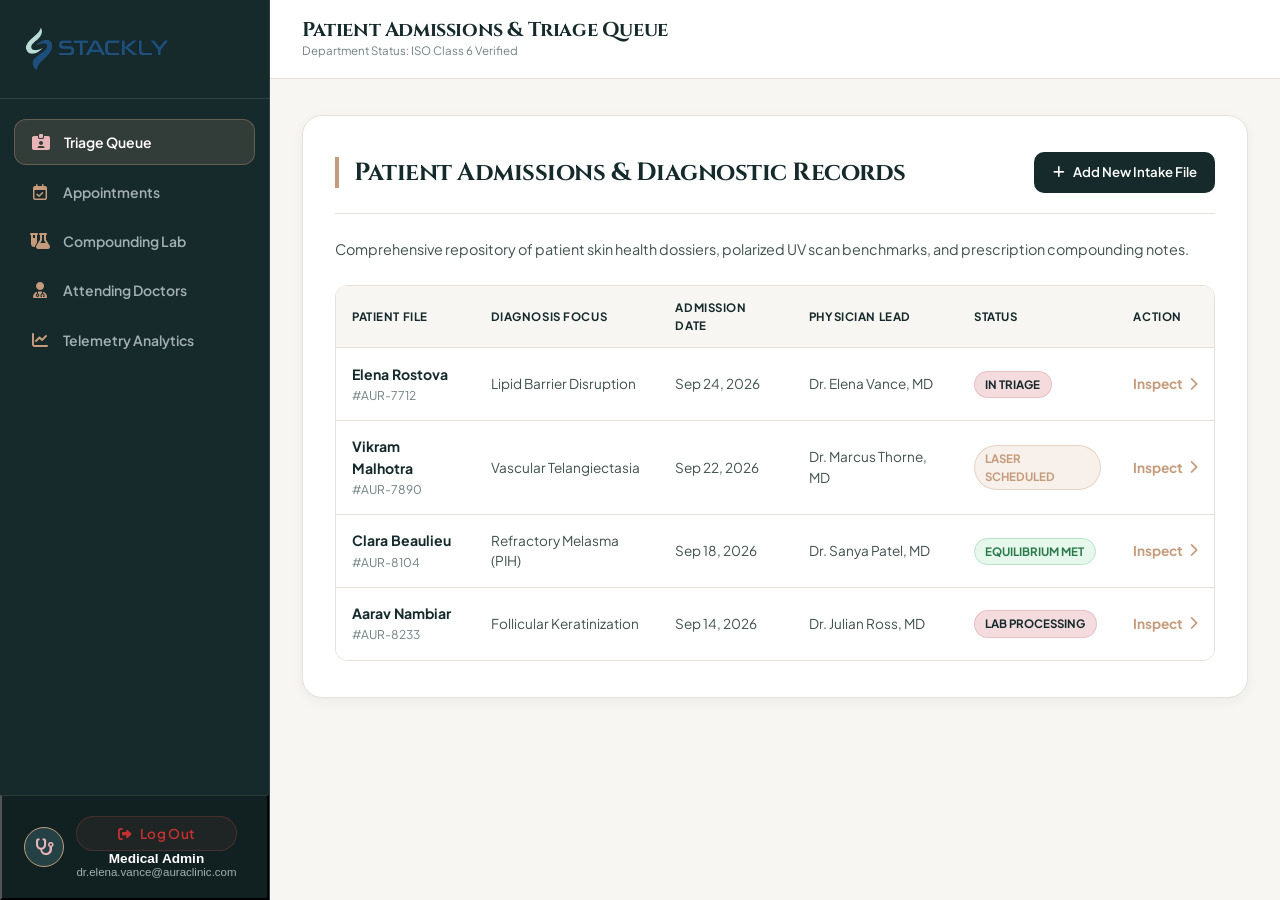
<file: admin.html>
<!DOCTYPE html>
<html lang="en">

<head>
    <meta charset="UTF-8">
    <meta name="viewport" content="width=device-width, initial-scale=1.0">
    <title>Admin dashboard</title>

    <!-- Google Fonts & FontAwesome -->
    <link rel="preconnect" href="https://fonts.googleapis.com">
    <link rel="preconnect" href="https://fonts.gstatic.com" crossorigin>
    <link
        href="https://fonts.googleapis.com/css2?family=Cinzel:wght@600;700&family=Plus+Jakarta+Sans:wght@300;400;500;600;700&display=swap"
        rel="stylesheet">
    <link rel="stylesheet" href="https://cdnjs.cloudflare.com/ajax/libs/font-awesome/6.5.1/css/all.min.css">
    <link rel="stylesheet" href="style.css">
    <link rel="stylesheet" href="auth.css">
    <link rel="stylesheet" href="root.css">
    <link rel="icon" href="./assets/logo.webp">


    <style>
        /* ==========================================================================
       DESIGN TOKENS & SYSTEM BASE
       ========================================================================== */
        :root {
            --primary-deep: #162a2c;
            --primary-light: #244245;
            --accent-blush: #e8b4b8;
            --accent-blush-soft: #f4dcde;
            --accent-copper: #c59b7b;
            --bg-main: #f8f6f2;
            --bg-surface: #ffffff;
            --text-heading: #162a2c;
            --text-body: #40514e;
            --text-muted: #718081;
            --text-inverse: #ffffff;
            --border-subtle: #e5e0d8;
            --border-focus: #c59b7b;
            --shadow-sm: 0 4px 12px rgba(22, 42, 44, 0.05);
            --shadow-md: 0 10px 25px rgba(22, 42, 44, 0.08);
            --shadow-lg: 0 18px 40px rgba(22, 42, 44, 0.12);
            --font-heading: 'Cinzel', serif;
            --font-body: 'Plus Jakarta Sans', sans-serif;
            --sidebar-width: 270px;
        }

        *,
        *::before,
        *::after {
            box-sizing: border-box;
            margin: 0;
            padding: 0;
        }

        body {
            font-family: var(--font-body);
            background-color: var(--bg-main);
            color: var(--text-body);
            line-height: 1.5;
            overflow-x: hidden;
            width: 100%;
            min-height: 100vh;
        }

        /* Scroll Lock when Mobile Drawer is Open */
        body.drawer-locked {
            overflow: hidden !important;
            touch-action: none;
        }

        /* ==========================================================================
       APP LAYOUT SHELL
       ========================================================================== */
        .dashboard-app {
            display: flex;
            width: 100%;
            min-height: 100vh;
            position: relative;
        }

        /* Mobile Backdrop Overlay */
        .sidebar-backdrop {
            position: fixed;
            inset: 0;
            background: rgba(11, 21, 22, 0.65);
            backdrop-filter: blur(4px);
            -webkit-backdrop-filter: blur(4px);
            z-index: 1000;
            opacity: 0;
            visibility: hidden;
            transition: opacity 0.3s ease, visibility 0.3s ease;
        }

        .sidebar-backdrop.active {
            opacity: 1;
            visibility: visible;
        }

        /* ==========================================================================
       SIDEBAR NAVIGATION (OFF-CANVAS ON MOBILE, FIXED ON DESKTOP)
       ========================================================================== */
        .dashboard-sidebar {
            position: fixed;
            top: 0;
            left: 0;
            width: var(--sidebar-width);
            height: 100vh;
            background-color: var(--primary-deep);
            color: var(--text-inverse);
            z-index: 1050;
            display: flex;
            flex-direction: column;
            justify-content: space-between;
            border-right: 1px solid rgba(229, 224, 216, 0.12);
            transform: translateX(-100%);
            transition: transform 0.35s cubic-bezier(0.16, 1, 0.3, 1);
            box-shadow: 10px 0 30px rgba(0, 0, 0, 0.3);
        }

        .dashboard-sidebar.is-open {
            transform: translateX(0);
        }

        .sidebar-header {
            padding: 1.5rem 1.4rem;
            display: flex;
            align-items: center;
            justify-content: space-between;
            border-bottom: 1px solid rgba(229, 224, 216, 0.12);
        }

        .sidebar-brand {
            display: flex;
            align-items: center;
            gap: 0.75rem;
            text-decoration: none;
            color: var(--text-inverse);
        }

        .sidebar-brand i {
            color: var(--accent-copper);
            font-size: 1.35rem;
        }

        .brand-title {
            font-family: var(--font-heading);
            font-size: 1.15rem;
            font-weight: 700;
            letter-spacing: -0.02em;
        }

        .drawer-close-btn {
            background: transparent;
            border: none;
            color: #a2b0b1;
            font-size: 1.25rem;
            cursor: pointer;
            display: flex;
            align-items: center;
            justify-content: center;
            padding: 0.4rem;
            border-radius: 8px;
            transition: color 0.2s ease;
        }

        .drawer-close-btn:hover {
            color: var(--text-inverse);
        }

        /* Navigation Links */
        .sidebar-menu {
            list-style: none;
            padding: 1.25rem 0.85rem;
            display: flex;
            flex-direction: column;
            gap: 0.35rem;
            flex: 1;
            overflow-y: auto;
        }

        .nav-item-btn {
            width: 100%;
            background: transparent;
            border: none;
            display: flex;
            align-items: center;
            gap: 0.85rem;
            padding: 0.8rem 1rem;
            border-radius: 12px;
            color: #a2b0b1;
            font-family: var(--font-body);
            font-size: 0.875rem;
            font-weight: 600;
            cursor: pointer;
            text-align: left;
            transition: all 0.2s ease;
        }

        .nav-item-btn i {
            font-size: 1rem;
            width: 20px;
            color: var(--accent-copper);
            text-align: center;
        }

        .nav-item-btn:hover {
            background: rgba(255, 255, 255, 0.05);
            color: var(--text-inverse);
        }

        .nav-item-btn.active {
            background: rgba(197, 155, 123, 0.16);
            color: var(--text-inverse);
            border: 1px solid rgba(197, 155, 123, 0.35);
        }

        .nav-item-btn.active i {
            color: var(--accent-blush);
        }

        /* Sidebar Footer Profile Badge */
        .sidebar-footer {
            padding: 1.25rem 1.4rem;
            border-top: 1px solid rgba(229, 224, 216, 0.12);
            background: rgba(11, 21, 22, 0.4);
        }

        .profile-card {
            display: flex;
            align-items: center;
            gap: 0.75rem;
            cursor: pointer;
        }

        .profile-avatar {
            width: 40px;
            height: 40px;
            border-radius: 50%;
            background: var(--primary-light);
            border: 1.5px solid var(--accent-copper);
            display: flex;
            align-items: center;
            justify-content: center;
            color: var(--accent-blush);
            font-size: 1.05rem;
            flex-shrink: 0;
        }

        .profile-meta {
            display: flex;
            flex-direction: column;
            min-width: 0;
            /* Enables text ellipsis */
        }

        .profile-name {
            font-size: 0.85rem;
            font-weight: 700;
            color: var(--text-inverse);
            white-space: nowrap;
            overflow: hidden;
            text-overflow: ellipsis;
        }

        .profile-email-label {
            font-size: 0.72rem;
            color: #a2b0b1;
            white-space: nowrap;
            overflow: hidden;
            text-overflow: ellipsis;
        }

        /* ==========================================================================
       MAIN VIEWPORT CONTAINER
       ========================================================================== */
        .dashboard-main {
            flex: 1;
            width: 100%;
            min-width: 0;
            display: flex;
            flex-direction: column;
        }

        /* Fluid Top Header Bar */
        .dashboard-topbar {
            width: 100%;
            background-color: var(--bg-surface);
            border-bottom: 1px solid var(--border-subtle);
            padding: 0.85rem 1rem;
            display: flex;
            flex-direction: column;
            gap: 0.75rem;
            position: sticky;
            top: 0;
            z-index: 900;
        }

        .topbar-primary-row {
            display: flex;
            align-items: center;
            justify-content: space-between;
            width: 100%;
            gap: 0.75rem;
        }

        .topbar-left {
            display: flex;
            align-items: center;
            gap: 0.75rem;
            min-width: 0;
        }

        .hamburger-toggle {
            width: 40px;
            height: 40px;
            border-radius: 10px;
            background: var(--bg-main);
            border: 1px solid var(--border-subtle);
            color: var(--primary-deep);
            font-size: 1.15rem;
            display: flex;
            align-items: center;
            justify-content: center;
            cursor: pointer;
            flex-shrink: 0;
            transition: background 0.2s ease;
        }

        .hamburger-toggle:hover {
            background: #eae5de;
        }

        .topbar-titles {
            display: flex;
            flex-direction: column;
            min-width: 0;
        }

        .topbar-title {
            font-family: var(--font-heading);
            font-size: 1.05rem;
            font-weight: 700;
            color: var(--primary-deep);
            line-height: 1.2;
            white-space: nowrap;
            overflow: hidden;
            text-overflow: ellipsis;
        }

        .topbar-sub {
            font-size: 0.72rem;
            color: var(--text-muted);
            white-space: nowrap;
            overflow: hidden;
            text-overflow: ellipsis;
        }

        /* Topbar Right Controls */
        .topbar-controls {
            display: flex;
            align-items: center;
            gap: 0.5rem;
            flex-shrink: 0;
        }

        .icon-action-btn {
            width: 36px;
            height: 36px;
            border-radius: 10px;
            background: var(--bg-main);
            border: 1px solid var(--border-subtle);
            color: var(--primary-deep);
            display: flex;
            align-items: center;
            justify-content: center;
            text-decoration: none;
            font-size: 0.9rem;
            position: relative;
            transition: background 0.2s ease;
        }

        .icon-action-btn:hover {
            background: #eae5de;
        }

        .alert-dot {
            position: absolute;
            top: 6px;
            right: 6px;
            width: 7px;
            height: 7px;
            border-radius: 50%;
            background-color: #d9534f;
        }

        /* Responsive Email Pill (Prevents Breaking Out on Mobile) */
        .user-email-chip {
            display: inline-flex;
            align-items: center;
            gap: 0.45rem;
            background-color: var(--bg-main);
            border: 1px solid var(--border-subtle);
            padding: 0.35rem 0.75rem;
            border-radius: 9999px;
            font-size: 0.775rem;
            font-weight: 600;
            color: var(--primary-deep);
            max-width: 180px;
            /* Truncates long addresses cleanly on mobile */
            min-width: 0;
        }

        .user-email-chip i {
            color: var(--accent-copper);
            flex-shrink: 0;
        }

        .user-email-chip span {
            white-space: nowrap;
            overflow: hidden;
            text-overflow: ellipsis;
            display: inline-block;
        }

        /* ==========================================================================
       MAIN CONTENT CONTAINER
       ========================================================================== */
        .dashboard-content-body {
            width: 100%;
            max-width: 100%;
            padding: 1.25rem 1rem;
            flex: 1;
        }

        /* Tab Panes */
        .tab-pane {
            display: none;
            width: 100%;
            animation: fadeIn 0.3s ease;
        }

        .tab-pane.active {
            display: block;
        }

        @keyframes fadeIn {
            from {
                opacity: 0;
                transform: translateY(6px);
            }

            to {
                opacity: 1;
                transform: translateY(0);
            }
        }

        /* Main Content Card (Fills 100% of Mobile View) */
        .card-panel {
            background: var(--bg-surface);
            border: 1px solid var(--border-subtle);
            border-radius: 20px;
            padding: 1.5rem 1.25rem;
            box-shadow: var(--shadow-sm);
            width: 100%;
            margin-bottom: 1.5rem;
        }

        .panel-header-strip {
            display: flex;
            flex-direction: column;
            gap: 0.85rem;
            margin-bottom: 1.5rem;
            padding-bottom: 1.25rem;
            border-bottom: 1px solid var(--border-subtle);
        }

        .panel-heading {
            font-family: var(--font-heading);
            font-size: 1.35rem;
            color: var(--primary-deep);
            line-height: 1.25;
        }

        .btn-create-intake {
            display: inline-flex;
            align-items: center;
            gap: 0.5rem;
            background-color: var(--primary-deep);
            color: var(--text-inverse);
            text-decoration: none;
            padding: 0.65rem 1.15rem;
            border-radius: 10px;
            font-size: 0.825rem;
            font-weight: 600;
            align-self: flex-start;
            transition: background 0.2s ease;
        }

        .btn-create-intake:hover {
            background-color: var(--primary-light);
        }

        .panel-intro-text {
            font-size: 0.9rem;
            color: var(--text-body);
            line-height: 1.6;
            margin-bottom: 1.5rem;
        }

        /* ==========================================================================
       HORIZONTALLY SCROLLABLE RESPONSIVE TABLE
       ========================================================================== */
        .table-responsive-wrapper {
            width: 100%;
            overflow-x: auto;
            -webkit-overflow-scrolling: touch;
            border-radius: 12px;
            border: 1px solid var(--border-subtle);
        }

        .clinical-data-table {
            width: 100%;
            min-width: 600px;
            /* Guarantees no squished columns on small viewports */
            border-collapse: collapse;
            text-align: left;
            font-size: 0.85rem;
            background: var(--bg-surface);
        }

        .clinical-data-table th {
            background-color: var(--bg-main);
            color: var(--primary-deep);
            font-weight: 700;
            text-transform: uppercase;
            font-size: 0.72rem;
            letter-spacing: 0.05em;
            padding: 0.85rem 1rem;
            border-bottom: 1px solid var(--border-subtle);
        }

        .clinical-data-table td {
            padding: 0.95rem 1rem;
            border-bottom: 1px solid var(--border-subtle);
            color: var(--text-body);
            vertical-align: middle;
        }

        .clinical-data-table tr:last-child td {
            border-bottom: none;
        }

        .clinical-data-table tr:hover td {
            background-color: #faf9f6;
        }

        .patient-cell strong {
            display: block;
            color: var(--primary-deep);
            font-size: 0.88rem;
        }

        .patient-cell span {
            font-size: 0.75rem;
            color: var(--text-muted);
        }

        .status-badge {
            display: inline-flex;
            align-items: center;
            gap: 0.35rem;
            padding: 0.25rem 0.65rem;
            border-radius: 9999px;
            font-size: 0.72rem;
            font-weight: 700;
            text-transform: uppercase;
        }

        .status-badge.in-review {
            background-color: var(--accent-blush-soft);
            color: var(--primary-deep);
            border: 1px solid rgba(232, 180, 184, 0.7);
        }

        .status-badge.scheduled {
            background-color: rgba(197, 155, 123, 0.15);
            color: var(--accent-copper);
            border: 1px solid rgba(197, 155, 123, 0.35);
        }

        .status-badge.completed {
            background-color: #e6f7ec;
            color: #2b7a4b;
            border: 1px solid #b6e4c7;
        }

        .table-action-link {
            color: var(--accent-copper);
            text-decoration: none;
            font-weight: 700;
            display: inline-flex;
            align-items: center;
            gap: 0.35rem;
            transition: color 0.2s ease;
        }

        .table-action-link:hover {
            color: var(--primary-deep);
        }

        .user-email-chip {
            display: inline-flex;
            align-items: center;
            gap: 0.45rem;
            max-width: 190px;
            min-width: 0;
        }

        .user-email-chip span,
        .profile-email-label {
            white-space: nowrap;
            overflow: hidden;
            text-overflow: ellipsis;
            display: inline-block;
        }

        /* ==========================================================================
   LOG OUT BUTTON / BADGE STYLING
   ========================================================================== */

.out {
  display: inline-flex;
  align-items: center;
  justify-content: center;
  gap: 0.5rem;
  padding: 0.45rem 1rem;
  border-radius: 9999px;
  font-family: var(--font-body, 'Plus Jakarta Sans', sans-serif);
  font-size: 0.813rem;
  font-weight: 600;
  letter-spacing: 0.02em;
  color: var(--state-error, #c75146);
  background-color: rgba(199, 81, 70, 0.08);
  border: 1px solid rgba(199, 81, 70, 0.25);
  cursor: pointer;
  user-select: none;
  -webkit-user-select: none;
  transition: all 0.25s cubic-bezier(0.16, 1, 0.3, 1);
  white-space: nowrap;
}

/* Optional: Auto-inserts a neat door/exit icon before text if not in HTML */
.out::before {
  content: '\f2f5'; /* FontAwesome sign-out-alt / right-from-bracket glyph */
  font-family: 'Font Awesome 6 Free';
  font-weight: 900;
  font-size: 0.85rem;
  transition: transform 0.25s ease;
}

/* Hover State */
.out:hover {
  background-color: var(--state-error, #c75146);
  color: #ffffff;
  border-color: var(--state-error, #c75146);
  box-shadow: 0 4px 14px rgba(199, 81, 70, 0.25);
  transform: translateY(-1px);
}

.out:hover::before {
  transform: translateX(2px);
}

/* Active / Click State */
.out:active {
  transform: translateY(0) scale(0.96);
  box-shadow: 0 2px 6px rgba(199, 81, 70, 0.2);
}

/* Focus outline for accessibility */
.out:focus-visible {
  outline: 2px solid var(--accent-copper, #c59b7b);
  outline-offset: 2px;
}

/* ==========================================================================
   768PX RESPONSIVE BREAKPOINT
   ========================================================================== */
@media (min-width: 768px) {
  .out {
    font-size: 0.85rem;
    padding: 0.5rem 1.15rem;
  }
}

        @media (min-width: 768px) {
            .user-email-chip {
                max-width: 280px;
            }
        }

        /* ==========================================================================
       MEDIA QUERY: TABLET & DESKTOP (768PX AND ABOVE)
       ========================================================================== */
        @media (min-width: 768px) {

            /* Permanent Left Sidebar */
            .dashboard-sidebar {
                transform: translateX(0);
                box-shadow: none;
            }

            .drawer-close-btn {
                display: none;
            }

            .sidebar-backdrop {
                display: none !important;
            }

            /* Shift Main Content to the right of fixed sidebar */
            .dashboard-main {
                margin-left: var(--sidebar-width);
                width: calc(100% - var(--sidebar-width));
            }

            /* Desktop Topbar Configuration */
            .dashboard-topbar {
                padding: 1.15rem 2rem;
                flex-direction: row;
                align-items: center;
                justify-content: space-between;
            }

            .topbar-primary-row {
                width: auto;
            }

            .hamburger-toggle {
                display: none;
                /* Hidden on tablet and desktop */
            }

            .topbar-title {
                font-size: 1.25rem;
            }

            .user-email-chip {
                max-width: 280px;
                /* Full display on desktop */
            }

            /* Content Area Spacing */
            .dashboard-content-body {
                padding: 2.25rem 2rem;
            }

            .panel-header-strip {
                flex-direction: row;
                align-items: center;
                justify-content: space-between;
            }

            .panel-heading {
                font-size: 1.55rem;
            }

            .btn-create-intake {
                align-self: auto;
            }

            .card-panel {
                padding: 2.25rem 2rem;
            }
        }
    </style>
</head>

<body>

    <div class="dashboard-app">

        <!-- Mobile Drawer Backdrop Overlay -->
        <div class="sidebar-backdrop" id="sidebarBackdrop"></div>

        <!-- ==========================================================================
         DASHBOARD SIDEBAR
         ========================================================================== -->
        <aside class="dashboard-sidebar" id="dashboardSidebar">
            <div>
                <div class="sidebar-header">
                    <a href="index.html" class="sidebar-brand">
                        <img src="./assets/logo 20.webp" alt="logo" height="50px" width="150px">
                    </a>
                    <!-- Mobile Close Drawer Button -->
                    <button type="button" class="drawer-close-btn" id="drawerCloseBtn" aria-label="Close Navigation">
                        <i class="fa-solid fa-xmark"></i>
                    </button>
                </div>

                <nav>
                    <ul class="sidebar-menu">
                        <li>
                            <button type="button" class="nav-item-btn active" data-tab="tabTriage"
                                data-title="Patient Admissions & Triage Queue">
                                <i class="fa-solid fa-id-card-clip"></i>
                                <span>Triage Queue</span>
                            </button>
                        </li>
                        <li>
                            <button type="button" class="nav-item-btn" data-tab="tabAppointments"
                                data-title="Clinical Schedule & Procedures">
                                <i class="fa-regular fa-calendar-check"></i>
                                <span>Appointments</span>
                            </button>
                        </li>
                        <li>
                            <button type="button" class="nav-item-btn" data-tab="tabCompounding"
                                data-title="Sterile Compounding Log">
                                <i class="fa-solid fa-flask-vial"></i>
                                <span>Compounding Lab</span>
                            </button>
                        </li>
                        <li>
                            <button type="button" class="nav-item-btn" data-tab="tabSpecialists"
                                data-title="Attending Physician Roster">
                                <i class="fa-solid fa-user-doctor"></i>
                                <span>Attending Doctors</span>
                            </button>
                        </li>
                        <li>
                            <button type="button" class="nav-item-btn" data-tab="tabAnalytics"
                                data-title="Clinical Research & Metrics">
                                <i class="fa-solid fa-chart-line"></i>
                                <span>Telemetry Analytics</span>
                            </button>
                        </li>
                    </ul>
                </nav>
            </div>

            <!-- Authenticated Profile Card in Sidebar -->
            <button class="sidebar-footer" onclick="window.location.href='auth.html'">
                <div class="profile-card">
                    <div class="profile-avatar">
                        <i class="fa-solid fa-stethoscope"></i>
                    </div>
                    <div class="profile-meta">
                        <span class="out" id="">Log Out</span> <strong class="profile-name">Medical Admin</strong>
                        <span class="profile-email-label" id="sidebarEmailDisplay">Retrieving session...</span>
                    </div>
                </div>
            </button>
        </aside>

        <!-- ==========================================================================
         MAIN CONTENT AREA
         ========================================================================== -->
        <div class="dashboard-main">

            <!-- Top Sticky Navigation Bar -->
            <header class="dashboard-topbar">
                <div class="topbar-primary-row">
                    <div class="topbar-left">
                        <!-- Mobile Hamburger Toggle -->
                        <button type="button" class="hamburger-toggle" id="hamburgerBtn"
                            aria-label="Open Navigation Menu">
                            <i class="fa-solid fa-bars"></i>
                        </button>
                        <div class="topbar-titles">
                            <h1 class="topbar-title" id="pageTitleDisplay">Patient Admissions &amp; Triage Queue</h1>
                            <span class="topbar-sub">Department Status: ISO Class 6 Verified</span>
                        </div>
                    </div>
                </div>
            </header>

            <!-- Dashboard Tab Views Container -->
            <main class="dashboard-content-body">

                <!-- ============================================================
             TAB 1: TRIAGE & PATIENT ADMISSIONS (Active Default)
             ============================================================ -->
                <section class="tab-pane active" id="tabTriage">
                    <div class="card-panel">
                        <div class="panel-header-strip">
                            <h2 class="panel-heading">Patient Admissions &amp; Diagnostic Records</h2>
                            <a href="error.html" class="btn-create-intake">
                                <i class="fa-solid fa-plus"></i>
                                <span>Add New Intake File</span>
                            </a>
                        </div>

                        <p class="panel-intro-text">
                            Comprehensive repository of patient skin health dossiers, polarized UV scan benchmarks, and
                            prescription compounding notes.
                        </p>

                        <!-- Horizontally Scrollable Table -->
                        <div class="table-responsive-wrapper">
                            <table class="clinical-data-table">
                                <thead>
                                    <tr>
                                        <th>Patient File</th>
                                        <th>Diagnosis Focus</th>
                                        <th>Admission Date</th>
                                        <th>Physician Lead</th>
                                        <th>Status</th>
                                        <th>Action</th>
                                    </tr>
                                </thead>
                                <tbody>
                                    <tr>
                                        <td class="patient-cell">
                                            <strong>Elena Rostova</strong>
                                            <span>#AUR-7712</span>
                                        </td>
                                        <td>Lipid Barrier Disruption</td>
                                        <td>Sep 24, 2026</td>
                                        <td>Dr. Elena Vance, MD</td>
                                        <td><span class="status-badge in-review">In Triage</span></td>
                                        <td>
                                            <a href="error.html" class="table-action-link">
                                                <span>Inspect</span>
                                                <i class="fa-solid fa-chevron-right"></i>
                                            </a>
                                        </td>
                                    </tr>
                                    <tr>
                                        <td class="patient-cell">
                                            <strong>Vikram Malhotra</strong>
                                            <span>#AUR-7890</span>
                                        </td>
                                        <td>Vascular Telangiectasia</td>
                                        <td>Sep 22, 2026</td>
                                        <td>Dr. Marcus Thorne, MD</td>
                                        <td><span class="status-badge scheduled">Laser Scheduled</span></td>
                                        <td>
                                            <a href="error.html" class="table-action-link">
                                                <span>Inspect</span>
                                                <i class="fa-solid fa-chevron-right"></i>
                                            </a>
                                        </td>
                                    </tr>
                                    <tr>
                                        <td class="patient-cell">
                                            <strong>Clara Beaulieu</strong>
                                            <span>#AUR-8104</span>
                                        </td>
                                        <td>Refractory Melasma (PIH)</td>
                                        <td>Sep 18, 2026</td>
                                        <td>Dr. Sanya Patel, MD</td>
                                        <td><span class="status-badge completed">Equilibrium Met</span></td>
                                        <td>
                                            <a href="error.html" class="table-action-link">
                                                <span>Inspect</span>
                                                <i class="fa-solid fa-chevron-right"></i>
                                            </a>
                                        </td>
                                    </tr>
                                    <tr>
                                        <td class="patient-cell">
                                            <strong>Aarav Nambiar</strong>
                                            <span>#AUR-8233</span>
                                        </td>
                                        <td>Follicular Keratinization</td>
                                        <td>Sep 14, 2026</td>
                                        <td>Dr. Julian Ross, MD</td>
                                        <td><span class="status-badge in-review">Lab Processing</span></td>
                                        <td>
                                            <a href="error.html" class="table-action-link">
                                                <span>Inspect</span>
                                                <i class="fa-solid fa-chevron-right"></i>
                                            </a>
                                        </td>
                                    </tr>
                                </tbody>
                            </table>
                        </div>
                    </div>
                </section>

                <!-- ============================================================
             TAB 2: APPOINTMENTS
             ============================================================ -->
                <section class="tab-pane" id="tabAppointments">
                    <div class="card-panel">
                        <div class="panel-header-strip">
                            <h2 class="panel-heading">Clinical Procedure Timetable</h2>
                            <a href="error.html" class="btn-create-intake">
                                <i class="fa-solid fa-calendar-plus"></i>
                                <span>Book Slot</span>
                            </a>
                        </div>
                        <p class="panel-intro-text">
                            Direct schedule of non-ablative laser procedures, multi-spectral photo analysis sessions,
                            and doctor follow-up assessments.
                        </p>
                        <div class="table-responsive-wrapper">
                            <table class="clinical-data-table">
                                <thead>
                                    <tr>
                                        <th>Time</th>
                                        <th>Patient</th>
                                        <th>Procedure Type</th>
                                        <th>Room</th>
                                        <th>Action</th>
                                    </tr>
                                </thead>
                                <tbody>
                                    <tr>
                                        <td><strong>09:30 AM</strong></td>
                                        <td>Elena Rostova</td>
                                        <td>Cross-Polarized Diagnostic Retest</td>
                                        <td>Suite 2A</td>
                                        <td><a href="error.html" class="table-action-link">Check-In <i
                                                    class="fa-solid fa-chevron-right"></i></a></td>
                                    </tr>
                                    <tr>
                                        <td><strong>11:00 AM</strong></td>
                                        <td>Vikram Malhotra</td>
                                        <td>Fractional Erbium Laser Resurfacing</td>
                                        <td>Laser Wing 4</td>
                                        <td><a href="error.html" class="table-action-link">Check-In <i
                                                    class="fa-solid fa-chevron-right"></i></a></td>
                                    </tr>
                                </tbody>
                            </table>
                        </div>
                    </div>
                </section>

                <!-- ============================================================
             TAB 3: COMPOUNDING LAB
             ============================================================ -->
                <section class="tab-pane" id="tabCompounding">
                    <div class="card-panel">
                        <div class="panel-header-strip">
                            <h2 class="panel-heading">Sterile Batch Compounding Logs</h2>
                            <a href="error.html" class="btn-create-intake">
                                <i class="fa-solid fa-vial"></i>
                                <span>Queue New Formula</span>
                            </a>
                        </div>
                        <p class="panel-intro-text">
                            Formulation monitoring under Class 6 Cleanroom atmospheric standards. Ceramide 3:1:1 ratios,
                            cold azelaic buffers, and marine polynucleotide serums.
                        </p>
                        <div class="table-responsive-wrapper">
                            <table class="clinical-data-table">
                                <thead>
                                    <tr>
                                        <th>Batch ID</th>
                                        <th>Target Ratio</th>
                                        <th>pH Verification</th>
                                        <th>Expiry</th>
                                        <th>Audit</th>
                                    </tr>
                                </thead>
                                <tbody>
                                    <tr>
                                        <td><strong>#CMP-9410</strong></td>
                                        <td>Ceramide NP / Cholesterol / FFA (3:1:1)</td>
                                        <td>pH 5.42 (Passed)</td>
                                        <td>30 Days</td>
                                        <td><a href="error.html" class="table-action-link">Certificate <i
                                                    class="fa-solid fa-chevron-right"></i></a></td>
                                    </tr>
                                </tbody>
                            </table>
                        </div>
                    </div>
                </section>

                <!-- ============================================================
             TAB 4: SPECIALISTS ROSTER
             ============================================================ -->
                <section class="tab-pane" id="tabSpecialists">
                    <div class="card-panel">
                        <div class="panel-header-strip">
                            <h2 class="panel-heading">Attending Physician Duty Roster</h2>
                            <a href="error.html" class="btn-create-intake">
                                <i class="fa-solid fa-user-plus"></i>
                                <span>Modify On-Call</span>
                            </a>
                        </div>
                        <p class="panel-intro-text">
                            Active medical board members on duty for immediate intake review and procedure sign-off.
                        </p>
                        <div class="table-responsive-wrapper">
                            <table class="clinical-data-table">
                                <thead>
                                    <tr>
                                        <th>Doctor Name</th>
                                        <th>Board Accreditation</th>
                                        <th>Department</th>
                                        <th>On-Call Status</th>
                                    </tr>
                                </thead>
                                <tbody>
                                    <tr>
                                        <td><strong>Dr. Elena Vance, MD</strong></td>
                                        <td>FAAD Certified</td>
                                        <td>Barrier Biology &amp; Compounding</td>
                                        <td><span class="status-badge completed">In Clinic</span></td>
                                    </tr>
                                    <tr>
                                        <td><strong>Dr. Marcus Thorne, MD</strong></td>
                                        <td>ASLMS Fellow</td>
                                        <td>Dermatologic Laser Surgery</td>
                                        <td><span class="status-badge completed">In Clinic</span></td>
                                    </tr>
                                </tbody>
                            </table>
                        </div>
                    </div>
                </section>

                <!-- ============================================================
             TAB 5: TELEMETRY ANALYTICS
             ============================================================ -->
                <section class="tab-pane" id="tabAnalytics">
                    <div class="card-panel">
                        <div class="panel-header-strip">
                            <h2 class="panel-heading">Longitudinal Dermal Metrics</h2>
                            <a href="error.html" class="btn-create-intake">
                                <i class="fa-solid fa-download"></i>
                                <span>Export Report</span>
                            </a>
                        </div>
                        <p class="panel-intro-text">
                            Aggregated recovery outcomes across current active cohorts. Average barrier recovery window:
                            42 days.
                        </p>
                        <div class="table-responsive-wrapper">
                            <table class="clinical-data-table">
                                <thead>
                                    <tr>
                                        <th>Metric Indicator</th>
                                        <th>Baseline Avg</th>
                                        <th>Post-Treatment Avg</th>
                                        <th>Overall Efficacy</th>
                                    </tr>
                                </thead>
                                <tbody>
                                    <tr>
                                        <td><strong>TEWL Water Evaporation</strong></td>
                                        <td>28.4 g/m²/h</td>
                                        <td>9.2 g/m²/h</td>
                                        <td><span class="status-badge completed">67.6% Normalized</span></td>
                                    </tr>
                                    <tr>
                                        <td><strong>Microvascular Erythema</strong></td>
                                        <td>Index 4.2</td>
                                        <td>Index 1.1</td>
                                        <td><span class="status-badge completed">73.8% Normalized</span></td>
                                    </tr>
                                </tbody>
                            </table>
                        </div>
                    </div>
                </section>

            </main>
        </div>

    </div>

    <!-- ==========================================================================
       DASHBOARD CONTROLLER JAVASCRIPT
       ========================================================================== -->
    <script>
        document.addEventListener('DOMContentLoaded', () => {

            // ======================================================================
            // 1. DYNAMIC SESSION EMAIL DISPLAY
            // ======================================================================
            const userEmailDisplay = document.getElementById('userEmailDisplay');
            const sidebarEmailDisplay = document.getElementById('sidebarEmailDisplay');
            const topbarEmailChip = document.getElementById('topbarEmailChip');

            // Read authenticated email saved from login.html
            const loggedEmail = sessionStorage.getItem('current_logged_email') || 'dr.elena.vance@auraclinic.com';

            if (userEmailDisplay) userEmailDisplay.textContent = loggedEmail;
            if (sidebarEmailDisplay) sidebarEmailDisplay.textContent = loggedEmail;
            if (topbarEmailChip) topbarEmailChip.setAttribute('title', `Active Session: ${loggedEmail}`);

            // ======================================================================
            // 2. MOBILE HAMBURGER DRAWER & BODY SCROLL LOCKING
            // ======================================================================
            const hamburgerBtn = document.getElementById('hamburgerBtn');
            const drawerCloseBtn = document.getElementById('drawerCloseBtn');
            const dashboardSidebar = document.getElementById('dashboardSidebar');
            const sidebarBackdrop = document.getElementById('sidebarBackdrop');

            function openDrawer() {
                dashboardSidebar.classList.add('is-open');
                sidebarBackdrop.classList.add('active');
                document.body.classList.add('drawer-locked'); // Freezes background scroll
            }

            function closeDrawer() {
                dashboardSidebar.classList.remove('is-open');
                sidebarBackdrop.classList.remove('active');
                document.body.classList.remove('drawer-locked'); // Restores background scroll
            }

            if (hamburgerBtn) hamburgerBtn.addEventListener('click', openDrawer);
            if (drawerCloseBtn) drawerCloseBtn.addEventListener('click', closeDrawer);
            if (sidebarBackdrop) sidebarBackdrop.addEventListener('click', closeDrawer);

            // ======================================================================
            // 3. TAB CONTENT SWITCHING
            // ======================================================================
            const navButtons = document.querySelectorAll('.nav-item-btn');
            const tabPanes = document.querySelectorAll('.tab-pane');
            const pageTitleDisplay = document.getElementById('pageTitleDisplay');

            navButtons.forEach(btn => {
                btn.addEventListener('click', () => {
                    // Update Active Button
                    navButtons.forEach(b => b.classList.remove('active'));
                    btn.classList.add('active');

                    // Update Topbar Title
                    const newTitle = btn.getAttribute('data-title');
                    if (pageTitleDisplay && newTitle) {
                        pageTitleDisplay.textContent = newTitle;
                    }

                    // Show Matching Tab Pane
                    const targetTabId = btn.getAttribute('data-tab');
                    tabPanes.forEach(pane => {
                        if (pane.id === targetTabId) {
                            pane.classList.add('active');
                        } else {
                            pane.classList.remove('active');
                        }
                    });

                    // Close Drawer Automatically on Mobile after clicking a link
                    if (window.innerWidth < 768) {
                        closeDrawer();
                    }
                });
            });

            // Handle window resizing
            window.addEventListener('resize', () => {
                if (window.innerWidth >= 768) {
                    document.body.classList.remove('drawer-locked');
                    sidebarBackdrop.classList.remove('active');
                }
            });
        });


        document.addEventListener('DOMContentLoaded', () => {
            const loggedEmail = sessionStorage.getItem('current_logged_email');

            if (loggedEmail) {
                const userEmailDisplay = document.getElementById('userEmailDisplay');
                const sidebarEmailDisplay = document.getElementById('sidebarEmailDisplay');
                const topbarEmailChip = document.getElementById('topbarEmailChip');

                if (userEmailDisplay) userEmailDisplay.textContent = loggedEmail;
                if (sidebarEmailDisplay) sidebarEmailDisplay.textContent = loggedEmail;
                if (topbarEmailChip) topbarEmailChip.setAttribute('title', `Active Session: ${loggedEmail}`);
            }
        });


    </script>
</body>

</html>
</file>
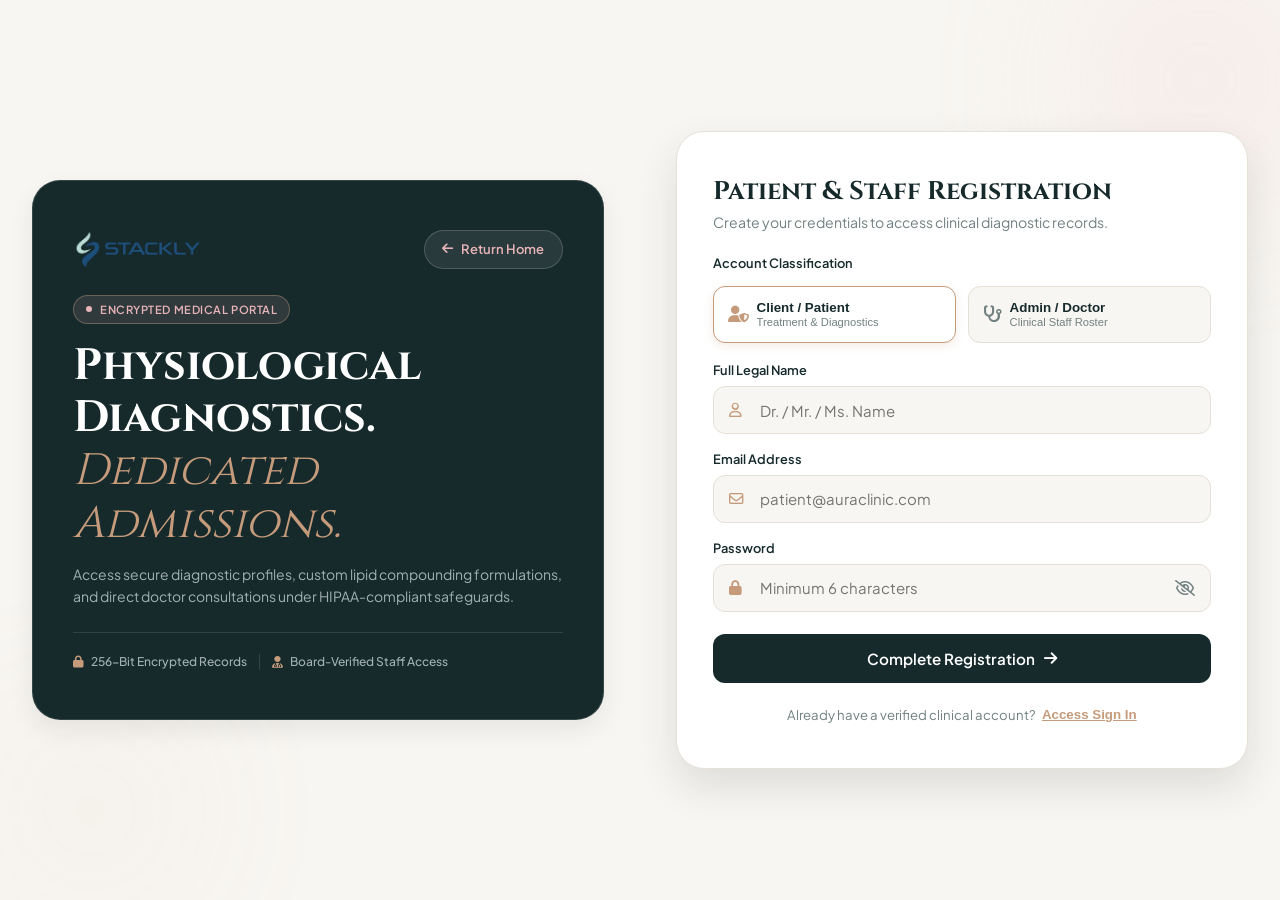
<file: auth.html>
<!DOCTYPE html>
<html lang="en">

<head>
  <meta charset="UTF-8">
  <meta name="viewport" content="width=device-width, initial-scale=1.0, maximum-scale=5.0">
  <title>Clinical Admissions & Staff Portal | Aura Skincare Clinic</title>

  <!-- Google Fonts & FontAwesome -->
  <link rel="preconnect" href="https://fonts.googleapis.com">
  <link rel="preconnect" href="https://fonts.gstatic.com" crossorigin>
  <link
    href="https://fonts.googleapis.com/css2?family=Cinzel:wght@500;600;700&family=Plus+Jakarta+Sans:wght@300;400;500;600;700&display=swap"
    rel="stylesheet">
  <link rel="stylesheet" href="https://cdnjs.cloudflare.com/ajax/libs/font-awesome/6.5.1/css/all.min.css">

  <style>
    /* ==========================================================================
       DESIGN TOKENS & SYSTEM BASE
       ========================================================================== */
    :root {
      --primary-deep: #162a2c;
      --primary-light: #244245;
      --accent-blush: #e8b4b8;
      --accent-blush-soft: #f4dcde;
      --accent-copper: #c59b7b;
      --bg-main: #f8f6f2;
      --bg-surface: #ffffff;
      --text-heading: #162a2c;
      --text-body: #40514e;
      --text-muted: #718081;
      --text-inverse: #ffffff;
      --border-subtle: #e5e0d8;
      --border-focus: #c59b7b;
      --state-error: #c75146;
      --shadow-sm: 0 4px 12px rgba(22, 42, 44, 0.05);
      --shadow-md: 0 10px 25px rgba(22, 42, 44, 0.08);
      --shadow-lg: 0 18px 40px rgba(22, 42, 44, 0.12);
      --font-heading: 'Cinzel', serif;
      --font-body: 'Plus Jakarta Sans', sans-serif;
      --transition-fast: 0.2s ease;
      --transition-smooth: 0.35s cubic-bezier(0.16, 1, 0.3, 1);
    }

    *,
    *::before,
    *::after {
      box-sizing: border-box;
      margin: 0;
      padding: 0;
    }

    html,
    body {
      width: 100%;
      max-width: 100%;
      overflow-x: hidden;
      /* Strictly prevent horizontal scrolling */
    }

    body {
      font-family: var(--font-body);
      background-color: var(--bg-main);
      color: var(--text-body);
      line-height: 1.5;
      min-height: 100vh;
      display: flex;
      flex-direction: column;
    }

    /* Ambient Botanical Glow Orbs */
    .auth-wrapper {
      position: relative;
      min-height: 100vh;
      width: 100%;
      max-width: 100%;
      display: flex;
      align-items: center;
      justify-content: center;
      padding: 1.25rem 0.85rem;
      /* Compact mobile padding */
      overflow: hidden;
      box-sizing: border-box;
    }

    .auth-glow {
      position: absolute;
      border-radius: 50%;
      pointer-events: none;
      filter: blur(85px);
      z-index: 0;
      opacity: 0.3;
    }

    .glow-1 {
      width: 320px;
      height: 320px;
      background: radial-gradient(circle, var(--accent-blush) 0%, transparent 70%);
      top: -80px;
      right: -80px;
    }

    .glow-2 {
      width: 300px;
      height: 300px;
      background: radial-gradient(circle, rgba(197, 155, 123, 0.4) 0%, transparent 70%);
      bottom: -60px;
      left: -60px;
    }

    /* Container: strictly bound to viewport on mobile */
    .auth-container {
      width: 100%;
      max-width: 100%;
      display: grid;
      grid-template-columns: minmax(0, 1fr);
      /* Prevents child items from bursting grid */
      gap: 1.5rem;
      position: relative;
      z-index: 1;
      align-items: center;
      box-sizing: border-box;
    }

    /* ==========================================================================
       LEFT COLUMN: EDITORIAL BRANDING & HERITAGE
       ========================================================================== */
    .auth-brand-pane {
      width: 100%;
      max-width: 100%;
      min-width: 0;
      background-color: var(--primary-deep);
      color: var(--text-inverse);
      border-radius: 20px;
      padding: 1.75rem 1.25rem;
      display: flex;
      flex-direction: column;
      justify-content: space-between;
      border: 1px solid rgba(229, 224, 216, 0.15);
      box-shadow: var(--shadow-md);
      box-sizing: border-box;
    }

    .auth-logo-link {
      display: inline-flex;
      align-items: center;
      gap: 0.75rem;
      text-decoration: none;
    }

    .auth-logo-link img {
      max-width: 130px;
      height: auto;
      object-fit: contain;
    }

    .brand-message {
      margin: 1.5rem 0;
    }

    .auth-pill {
      display: inline-flex;
      align-items: center;
      gap: 0.5rem;
      padding: 0.3rem 0.75rem;
      border-radius: 9999px;
      background-color: rgba(232, 180, 184, 0.12);
      border: 1px solid rgba(197, 155, 123, 0.4);
      margin-bottom: 1rem;
    }

    .badge-dot {
      width: 6px;
      height: 6px;
      border-radius: 50%;
      background-color: var(--accent-blush);
    }

    .badge-text {
      font-size: 0.7rem;
      font-weight: 600;
      color: var(--accent-blush);
      text-transform: uppercase;
      letter-spacing: 0.05em;
    }

    .brand-heading {
      font-family: var(--font-heading);
      font-size: clamp(1.6rem, 5.5vw, 2.75rem);
      color: var(--text-inverse);
      line-height: 1.2;
      margin-bottom: 0.75rem;
    }

    .highlight-italic {
      font-style: italic;
      color: var(--accent-copper);
      font-weight: 400;
    }

    .brand-subtext {
      font-size: 0.875rem;
      line-height: 1.6;
      color: #a2b0b1;
    }

    .auth-trust-strip {
      display: flex;
      align-items: center;
      gap: 0.75rem;
      padding-top: 1.25rem;
      border-top: 1px solid rgba(229, 224, 216, 0.12);
      flex-wrap: wrap;
    }

    .trust-item {
      display: flex;
      align-items: center;
      gap: 0.45rem;
      font-size: 0.75rem;
      color: #a2b0b1;
      font-weight: 500;
    }

    .trust-item i {
      color: var(--accent-copper);
    }

    .trust-sep {
      width: 1px;
      height: 16px;
      background-color: rgba(229, 224, 216, 0.15);
    }

    /* ==========================================================================
       RIGHT COLUMN: FORMS & CARDS (ZERO OVERFLOW)
       ========================================================================== */
    .auth-forms-pane {
      width: 100%;
      max-width: 100%;
      min-width: 0;
      box-sizing: border-box;
    }

    .auth-card {
      width: 100%;
      max-width: 100%;
      min-width: 0;
      background-color: var(--bg-surface);
      border: 1px solid var(--border-subtle);
      border-radius: 20px;
      padding: 1.6rem 1.15rem;
      /* Fitted padding for mobile */
      box-shadow: var(--shadow-lg);
      box-sizing: border-box;
    }

    /* View Switching */
    .auth-view {
      display: none;
      opacity: 0;
      transform: translateY(10px);
      transition: opacity 0.35s ease, transform 0.35s ease;
      width: 100%;
    }

    .auth-view.active-view {
      display: block;
      opacity: 1;
      transform: translateY(0);
    }

    .auth-card-head {
      margin-bottom: 1.35rem;
    }

    .view-title {
      font-family: var(--font-heading);
      font-size: 1.35rem;
      color: var(--primary-deep);
      margin-bottom: 0.3rem;
      line-height: 1.25;
    }

    .view-desc {
      font-size: 0.825rem;
      color: var(--text-muted);
      line-height: 1.45;
    }

    /* ==========================================================================
       CUSTOM ROLE SWITCHER (PROPER TWO-COLUMN / WRAP AUTO FIT)
       ========================================================================== */
    .custom-label {
      font-size: 0.8rem;
      font-weight: 600;
      color: var(--text-heading);
      margin-bottom: 0.4rem;
      display: block;
    }

    .custom-role-switcher {
      display: grid;
      grid-template-columns: repeat(2, minmax(0, 1fr));
      /* Crucial: 0 min width allows text ellipsis */
      gap: 0.5rem;
      margin-bottom: 1.15rem;
      width: 100%;
      box-sizing: border-box;
    }

    .role-btn {
      display: flex;
      align-items: center;
      gap: 0.45rem;
      padding: 0.65rem 0.55rem;
      border-radius: 12px;
      background-color: var(--bg-main);
      border: 1.5px solid var(--border-subtle);
      cursor: pointer;
      text-align: left;
      outline: none;
      min-width: 0;
      /* Prevents overflow */
      transition: all var(--transition-fast);
      box-sizing: border-box;
    }

    .role-btn i {
      font-size: 1.05rem;
      color: var(--text-muted);
      flex-shrink: 0;
    }

    .role-btn .role-text {
      display: flex;
      flex-direction: column;
      min-width: 0;
      overflow: hidden;
    }

    .role-btn strong {
      font-size: 0.775rem;
      color: var(--primary-deep);
      line-height: 1.2;
      white-space: nowrap;
      overflow: hidden;
      text-overflow: ellipsis;
    }

    .role-btn span {
      font-size: 0.65rem;
      color: var(--text-muted);
      white-space: nowrap;
      overflow: hidden;
      text-overflow: ellipsis;
    }

    .role-btn:hover {
      border-color: var(--accent-copper);
    }

    .role-btn.active {
      background-color: #ffffff;
      border-color: var(--accent-copper);
      box-shadow: 0 3px 10px rgba(197, 155, 123, 0.2);
    }

    .role-btn.active i {
      color: var(--accent-copper);
    }

    /* Stack switcher vertically on extra narrow devices (< 360px) */
    @media (max-width: 350px) {
      .custom-role-switcher {
        grid-template-columns: 1fr;
      }
    }

    /* ==========================================================================
       FORM INPUT CONTROLS & EYE TOGGLE ALIGNMENT
       ========================================================================== */
    .auth-form {
      display: flex;
      flex-direction: column;
      gap: 1rem;
      width: 100%;
      box-sizing: border-box;
    }

    .form-group {
      display: flex;
      flex-direction: column;
      gap: 0.35rem;
      position: relative;
      width: 100%;
      min-width: 0;
      box-sizing: border-box;
    }

    .form-group label {
      font-size: 0.8rem;
      font-weight: 600;
      color: var(--text-heading);
    }

    .label-with-action {
      display: flex;
      align-items: center;
      justify-content: space-between;
      gap: 0.5rem;
    }

    .forgot-link {
      border: none;
      background: transparent;
      color: var(--accent-copper);
      font-size: 0.75rem;
      font-weight: 600;
      cursor: pointer;
      padding: 0;
      white-space: nowrap;
      transition: color var(--transition-fast);
    }

    .forgot-link:hover {
      color: var(--primary-deep);
      text-decoration: underline;
    }

    /* Input Wrap with Floating Icons */
    .input-wrap {
      position: relative;
      display: flex;
      align-items: center;
      width: 100%;
      box-sizing: border-box;
    }

    .input-wrap .input-icon {
      position: absolute;
      left: 1rem;
      top: 50%;
      transform: translateY(-50%);
      color: var(--accent-copper);
      font-size: 0.9rem;
      pointer-events: none;
      z-index: 2;
    }

    .auth-form input {
      width: 100%;
      padding: 0.8rem 0.85rem 0.8rem 2.6rem;
      background-color: var(--bg-main);
      border: 1.5px solid var(--border-subtle);
      border-radius: 12px;
      font-family: var(--font-body);
      font-size: 0.875rem;
      color: var(--text-heading);
      outline: none;
      box-sizing: border-box;
      transition: border-color var(--transition-fast), box-shadow var(--transition-fast), background var(--transition-fast);
    }

    .auth-form .password-wrap input {
      padding-right: 2.85rem;
      /* Space for the toggle eye button */
    }

    .auth-form input:focus {
      border-color: var(--border-focus);
      box-shadow: 0 0 0 3px rgba(197, 155, 123, 0.2);
      background-color: #ffffff;
    }

    /* Embedded Password Toggle Eye Icon Button */
    .password-toggle-btn {
      position: absolute;
      right: 0.65rem;
      top: 50%;
      transform: translateY(-50%);
      width: 32px;
      height: 32px;
      background: transparent;
      border: none;
      color: var(--text-muted);
      cursor: pointer;
      display: flex;
      align-items: center;
      justify-content: center;
      font-size: 1rem;
      outline: none;
      z-index: 5;
      padding: 0;
      transition: color var(--transition-fast);
    }

    .password-toggle-btn:hover {
      color: var(--primary-deep);
    }

    /* Error Text Display */
    .field-error {
      display: none;
      font-size: 0.725rem;
      color: var(--state-error);
      font-weight: 600;
      margin-top: 0.2rem;
      line-height: 1.35;
    }

    .form-group.has-error .field-error {
      display: block;
      animation: authShake 0.3s ease-in-out;
    }

    .form-group.has-error input {
      border-color: var(--state-error) !important;
      background-color: #fff6f6 !important;
    }

    @keyframes authShake {

      0%,
      100% {
        transform: translateX(0);
      }

      25% {
        transform: translateX(-4px);
      }

      75% {
        transform: translateX(4px);
      }
    }

    /* Primary Action Buttons */
    .btn {
      display: inline-flex;
      align-items: center;
      justify-content: center;
      gap: 0.6rem;
      border-radius: 12px;
      font-family: var(--font-body);
      font-weight: 600;
      cursor: pointer;
      border: none;
      text-decoration: none;
      transition: all var(--transition-fast);
    }

    .btn-primary {
      background-color: var(--primary-deep);
      color: var(--text-inverse);
    }

    .btn-primary:hover {
      background-color: var(--primary-light);
      transform: translateY(-1px);
    }

    .auth-submit-btn {
      width: 100%;
      padding: 0.85rem;
      margin-top: 0.35rem;
      font-size: 0.9rem;
      box-sizing: border-box;
    }

    /* Bottom Prompt Link */
    .auth-switch-prompt {
      display: flex;
      align-items: center;
      justify-content: center;
      gap: 0.35rem;
      font-size: 0.775rem;
      color: var(--text-muted);
      margin-top: 0.35rem;
      text-align: center;
      flex-wrap: wrap;
    }

    .switch-link {
      background: transparent;
      border: none;
      color: var(--accent-copper);
      font-weight: 700;
      cursor: pointer;
      padding: 0;
      text-decoration: underline;
      transition: color var(--transition-fast);
    }

    .switch-link:hover {
      color: var(--primary-deep);
    }

    /* --- Brand Pane Top Bar & Back Button --- */
    .auth-brand-topbar {
      display: flex;
      align-items: center;
      justify-content: space-between;
      gap: 1rem;
      width: 100%;
      flex-wrap: wrap;
      /* Wraps cleanly on ultra-narrow viewports */
    }

    .auth-back-btn {
      display: inline-flex;
      align-items: center;
      gap: 0.5rem;
      padding: 0.5rem 0.9rem;
      border-radius: 9999px;
      background: rgba(255, 255, 255, 0.08);
      border: 1px solid rgba(229, 224, 216, 0.2);
      color: var(--accent-blush);
      font-family: var(--font-body);
      font-size: 0.775rem;
      font-weight: 600;
      text-decoration: none;
      transition: all var(--transition-fast);
      white-space: nowrap;
    }

    .auth-back-btn i {
      font-size: 0.8rem;
      transition: transform var(--transition-fast);
    }

    .auth-back-btn:hover {
      background: var(--accent-copper);
      color: var(--primary-deep);
      border-color: var(--accent-copper);
      box-shadow: 0 4px 12px rgba(197, 155, 123, 0.35);
      transform: translateX(-3px);
    }

    .auth-back-btn:hover i {
      transform: translateX(-2px);
    }

    /* 768px Tablet & Desktop Adjustment */
    @media (min-width: 768px) {
      .auth-back-btn {
        font-size: 0.813rem;
        padding: 0.55rem 1.1rem;
      }
    }

    /* ==========================================================================
       MEDIA QUERY: TABLET & DESKTOP (768PX AND ABOVE)
       ========================================================================== */
    @media (min-width: 768px) {
      .auth-wrapper {
        padding: 4rem 2rem;
      }

      .auth-container {
        grid-template-columns: 0.95fr 1.05fr;
        gap: 3rem;
      }

      .auth-brand-pane {
        padding: 3rem 2.5rem;
        border-radius: 28px;
        min-height: 540px;
      }

      .auth-card {
        padding: 2.75rem 2.25rem;
        border-radius: 28px;
      }

      .view-title {
        font-size: 1.6rem;
      }

      .view-desc {
        font-size: 0.88rem;
      }

      .custom-role-switcher {
        gap: 0.75rem;
      }

      .role-btn {
        padding: 0.85rem 0.9rem;
      }

      .role-btn strong {
        font-size: 0.835rem;
      }

      .role-btn span {
        font-size: 0.7rem;
      }

      .auth-form input {
        padding: 0.85rem 1rem 0.85rem 2.85rem;
        font-size: 0.938rem;
      }

      .auth-submit-btn {
        padding: 0.95rem;
        font-size: 0.95rem;
      }

      .auth-switch-prompt {
        font-size: 0.825rem;
      }
    }

    @media (min-width: 1024px) {
      .auth-container {
        grid-template-columns: 1fr 1fr;
        gap: 4.5rem;
      }
    }
  </style>
</head>

<body class="auth-page-body">

  <main class="auth-wrapper">
    <div class="auth-glow glow-1" aria-hidden="true"></div>
    <div class="auth-glow glow-2" aria-hidden="true"></div>

    <div class="auth-container">

      <!-- Left Column: Editorial Clinic Branding -->
      <div class="auth-brand-pane">
        <!-- Brand Pane Top Bar with Logo & Go Back Link -->
        <div class="auth-brand-topbar">
          <a href="index.html" class="auth-logo-link" aria-label="Aura Skincare Clinic Home">
            <img src="./assets/logo 20.webp" alt="Aura Logo" height="50" width="150">
          </a>
          <a href="index.html" class="auth-back-btn" aria-label="Return to website home page">
            <i class="fa-solid fa-arrow-left"></i>
            <span>Return Home</span>
          </a>
        </div>



        <div class="brand-message">
          <div class="pill-badge auth-pill">
            <span class="badge-dot"></span>
            <span class="badge-text">Encrypted Medical Portal</span>
          </div>

          <h1 class="brand-heading">
            Physiological Diagnostics. <br>
            <span class="highlight-italic">Dedicated Admissions.</span>
          </h1>

          <p class="brand-subtext">
            Access secure diagnostic profiles, custom lipid compounding formulations, and direct doctor consultations
            under HIPAA-compliant safeguards.
          </p>
        </div>

        <div class="auth-trust-strip">
          <div class="trust-item">
            <i class="fa-solid fa-lock"></i>
            <span>256-Bit Encrypted Records</span>
          </div>
          <div class="trust-sep"></div>
          <div class="trust-item">
            <i class="fa-solid fa-user-doctor"></i>
            <span>Board-Verified Staff Access</span>
          </div>
        </div>
      </div>

      <!-- Right Column: Interactive Multi-Card Stage -->
      <div class="auth-forms-pane">
        <div class="auth-card">

          <!-- ============================================================
               VIEW 1: SIGN UP SECTION (Initially Visible)
               ============================================================ -->
          <div class="auth-view active-view" id="signupView">
            <div class="auth-card-head">
              <h2 class="view-title">Patient &amp; Staff Registration</h2>
              <p class="view-desc">Create your credentials to access clinical diagnostic records.</p>
            </div>

            <!-- Custom Role Selector (Signup) -->
            <div class="form-group role-group">
              <label class="custom-label">Account Classification</label>
              <div class="custom-role-switcher" id="signupRoleSwitcher" role="radiogroup"
                aria-label="Signup Account Role">
                <button type="button" class="role-btn active" data-role="client" role="radio" aria-checked="true">
                  <i class="fa-solid fa-user-shield"></i>
                  <div class="role-text">
                    <strong>Client / Patient</strong>
                    <span>Treatment &amp; Diagnostics</span>
                  </div>
                </button>
                <button type="button" class="role-btn" data-role="admin" role="radio" aria-checked="false">
                  <i class="fa-solid fa-stethoscope"></i>
                  <div class="role-text">
                    <strong>Admin / Doctor</strong>
                    <span>Clinical Staff Roster</span>
                  </div>
                </button>
              </div>
              <input type="hidden" id="signupRole" value="client">
            </div>

            <form class="auth-form" id="signupForm" novalidate>
              <!-- Full Name (Only Alphabets) -->
              <div class="form-group" id="signupNameGroup">
                <label for="signupName">Full Legal Name</label>
                <div class="input-wrap">
                  <i class="fa-regular fa-user input-icon"></i>
                  <input type="text" id="signupName" placeholder="Dr. / Mr. / Ms. Name" autocomplete="off" required>
                </div>
                <span class="field-error" id="signupNameError">Only alphabetic letters and spaces are allowed.</span>
              </div>

              <!-- Email Address -->
              <div class="form-group" id="signupEmailGroup">
                <label for="signupEmail">Email Address</label>
                <div class="input-wrap">
                  <i class="fa-regular fa-envelope input-icon"></i>
                  <input type="email" id="signupEmail" placeholder="patient@auraclinic.com" autocomplete="off" required>
                </div>
                <span class="field-error" id="signupEmailError">Please enter a valid email address format.</span>
              </div>

              <!-- Password with Fixed Internal Eye Toggle -->
              <div class="form-group" id="signupPasswordGroup">
                <label for="signupPassword">Password</label>
                <div class="input-wrap password-wrap">
                  <i class="fa-solid fa-lock input-icon"></i>
                  <input type="password" id="signupPassword" placeholder="Minimum 6 characters"
                    autocomplete="new-password" required>
                  <button type="button" class="password-toggle-btn" aria-label="Toggle password visibility"
                    data-target="signupPassword">
                    <i class="fa-regular fa-eye-slash"></i>
                  </button>
                </div>
                <span class="field-error" id="signupPasswordError">Password must be at least 6 characters long.</span>
              </div>

              <button type="submit" class="btn btn-primary auth-submit-btn" id="signupSubmitBtn">
                <span>Complete Registration</span>
                <i class="fa-solid fa-arrow-right btn-icon"></i>
              </button>

              <div class="auth-switch-prompt">
                <span>Already have a verified clinical account?</span>
                <button type="button" class="switch-link" id="goToLoginFromSignup">Access Sign In</button>
              </div>
            </form>
          </div>

          <!-- ============================================================
               VIEW 2: SIGN IN / LOGIN SECTION
               ============================================================ -->
          <div class="auth-view" id="loginView">
            <div class="auth-card-head">
              <h2 class="view-title">Portal Sign In</h2>
              <p class="view-desc">Enter your verified details to enter your dashboard directly.</p>
            </div>

            <!-- Login Direct Role Choice -->
            <div class="form-group role-group">
              <label class="custom-label">Target Portal Clearance</label>
              <div class="custom-role-switcher" id="loginRoleSwitcher" role="radiogroup" aria-label="Login Portal Role">
                <button type="button" class="role-btn active" data-role="client" role="radio" aria-checked="true">
                  <i class="fa-solid fa-user-shield"></i>
                  <div class="role-text">
                    <strong>Client Portal</strong>
                    <span>Patient Health File</span>
                  </div>
                </button>
                <button type="button" class="role-btn" data-role="admin" role="radio" aria-checked="false">
                  <i class="fa-solid fa-stethoscope"></i>
                  <div class="role-text">
                    <strong>Admin Portal</strong>
                    <span>Physician Operations</span>
                  </div>
                </button>
              </div>
              <input type="hidden" id="loginRole" value="client">
            </div>

            <form class="auth-form" id="loginForm" novalidate>
              <!-- Name Input (Only Alphabets) -->
              <div class="form-group" id="loginNameGroup">
                <label for="loginName">Account Holder Name</label>
                <div class="input-wrap">
                  <i class="fa-regular fa-user input-icon"></i>
                  <input type="text" id="loginName" placeholder="Enter your full name" autocomplete="off" required>
                </div>
                <span class="field-error" id="loginNameError">Only alphabetic letters and spaces are allowed.</span>
              </div>

              <!-- Email Address -->
              <div class="form-group" id="loginEmailGroup">
                <label for="loginEmail">Email Address</label>
                <div class="input-wrap">
                  <i class="fa-regular fa-envelope input-icon"></i>
                  <input type="email" id="loginEmail" placeholder="name@auraclinic.com" autocomplete="off" required>
                </div>
                <span class="field-error" id="loginEmailError">Please enter a valid email address format.</span>
              </div>

              <!-- Password with Fixed Internal Eye Toggle -->
              <div class="form-group" id="loginPasswordGroup">
                <div class="label-with-action">
                  <label for="loginPassword">Password</label>
                  <button type="button" class="forgot-link" id="goToForgotFromLogin">Forgot Password?</button>
                </div>
                <div class="input-wrap password-wrap">
                  <i class="fa-solid fa-lock input-icon"></i>
                  <input type="password" id="loginPassword" placeholder="Minimum 6 characters"
                    autocomplete="current-password" required>
                  <button type="button" class="password-toggle-btn" aria-label="Toggle password visibility"
                    data-target="loginPassword">
                    <i class="fa-regular fa-eye-slash"></i>
                  </button>
                </div>
                <span class="field-error" id="loginPasswordError">Password must be at least 6 characters long.</span>
              </div>

              <button type="submit" class="btn btn-primary auth-submit-btn" id="loginSubmitBtn">
                <span>Enter Authorized Dashboard</span>
                <i class="fa-solid fa-arrow-right btn-icon"></i>
              </button>

              <div class="auth-switch-prompt">
                <span>Need to establish an initial record?</span>
                <button type="button" class="switch-link" id="goToSignupFromLogin">Create Account</button>
              </div>
            </form>
          </div>

          <!-- ============================================================
               VIEW 3: FORGOT PASSWORD SECTION
               ============================================================ -->
          <div class="auth-view" id="forgotView">
            <div class="auth-card-head">
              <h2 class="view-title">Reset Access Token</h2>
              <p class="view-desc">Submit your registered email. Once validated, our system will route you to the
                security dispatch.</p>
            </div>

            <form class="auth-form" id="forgotForm" novalidate>
              <div class="form-group" id="forgotEmailGroup">
                <label for="forgotEmail">Registered Clinical Email</label>
                <div class="input-wrap">
                  <i class="fa-regular fa-envelope input-icon"></i>
                  <input type="email" id="forgotEmail" placeholder="registered@auraclinic.com" autocomplete="off"
                    required>
                </div>
                <span class="field-error" id="forgotEmailError">Please enter a valid email address format.</span>
              </div>

              <button type="submit" class="btn btn-primary auth-submit-btn" id="forgotSubmitBtn">
                <span>Verify &amp; Generate Recovery Key</span>
                <i class="fa-solid fa-paper-plane btn-icon"></i>
              </button>

              <div class="auth-switch-prompt">
                <span>Remembered your credentials?</span>
                <button type="button" class="switch-link" id="goToLoginFromForgot">Return to Sign In</button>
              </div>
            </form>
          </div>

        </div>
      </div>

    </div>
  </main>

  <!-- ==========================================================================
       AUTHENTICATION LOGIC & ROUTING CONTROLLER
       ========================================================================== -->
  <script>
    document.addEventListener('DOMContentLoaded', () => {

      // ======================================================================
      // 1. VIEW SWITCHING LOGIC (SIGNUP / LOGIN / FORGOT PASSWORD)
      // ======================================================================
      const signupView = document.getElementById('signupView');
      const loginView = document.getElementById('loginView');
      const forgotView = document.getElementById('forgotView');

      const goToLoginFromSignup = document.getElementById('goToLoginFromSignup');
      const goToSignupFromLogin = document.getElementById('goToSignupFromLogin');
      const goToForgotFromLogin = document.getElementById('goToForgotFromLogin');
      const goToLoginFromForgot = document.getElementById('goToLoginFromForgot');

      function switchAuthView(targetView) {
        [signupView, loginView, forgotView].forEach(view => {
          if (view) {
            view.classList.remove('active-view');
            view.style.display = 'none';
          }
        });

        if (targetView) {
          targetView.style.display = 'block';
          setTimeout(() => {
            targetView.classList.add('active-view');
          }, 20);
        }
      }

      if (goToLoginFromSignup) goToLoginFromSignup.addEventListener('click', () => switchAuthView(loginView));
      if (goToSignupFromLogin) goToSignupFromLogin.addEventListener('click', () => switchAuthView(signupView));
      if (goToForgotFromLogin) goToForgotFromLogin.addEventListener('click', () => switchAuthView(forgotView));
      if (goToLoginFromForgot) goToLoginFromForgot.addEventListener('click', () => switchAuthView(loginView));

      // ======================================================================
      // 2. WORKING PASSWORD EYE TOGGLE (REVEAL / HIDE)
      // ======================================================================
      const passwordToggles = document.querySelectorAll('.password-toggle-btn');

      passwordToggles.forEach(btn => {
        btn.addEventListener('click', (e) => {
          e.preventDefault();
          e.stopPropagation();

          const inputId = btn.getAttribute('data-target');
          const inputEl = document.getElementById(inputId);
          const iconEl = btn.querySelector('i');

          if (!inputEl || !iconEl) return;

          if (inputEl.type === 'password') {
            inputEl.type = 'text';
            iconEl.classList.remove('fa-eye-slash');
            iconEl.classList.add('fa-eye');
            btn.setAttribute('aria-label', 'Hide password');
          } else {
            inputEl.type = 'password';
            iconEl.classList.remove('fa-eye');
            iconEl.classList.add('fa-eye-slash');
            btn.setAttribute('aria-label', 'Show password');
          }
        });
      });

      // ======================================================================
      // 3. CUSTOM ROLE SWITCHER (ADMIN vs CLIENT) FOR BOTH VIEWS
      // ======================================================================
      function setupRoleSwitcher(containerSelector, hiddenInputId) {
        const container = document.querySelector(containerSelector);
        const hiddenInput = document.getElementById(hiddenInputId);
        if (!container || !hiddenInput) return;

        const buttons = container.querySelectorAll('.role-btn');
        buttons.forEach(btn => {
          btn.addEventListener('click', () => {
            buttons.forEach(b => {
              b.classList.remove('active');
              b.setAttribute('aria-checked', 'false');
            });
            btn.classList.add('active');
            btn.setAttribute('aria-checked', 'true');
            hiddenInput.value = btn.dataset.role;
          });
        });
      }

      setupRoleSwitcher('#signupRoleSwitcher', 'signupRole');
      setupRoleSwitcher('#loginRoleSwitcher', 'loginRole');

      // ======================================================================
      // 4. REAL-TIME INPUT RESTRICTIONS (ALPHABETS ONLY FOR NAME)
      // ======================================================================
      const nameInputs = [
        { input: document.getElementById('signupName'), group: document.getElementById('signupNameGroup') },
        { input: document.getElementById('loginName'), group: document.getElementById('loginNameGroup') }
      ];

      nameInputs.forEach(({ input, group }) => {
        if (!input || !group) return;
        input.addEventListener('input', () => {
          input.value = input.value.replace(/[^A-Za-z\s]/g, '');
          if (input.value.trim().length >= 2) {
            group.classList.remove('has-error');
          }
        });
      });

      const nameRegex = /^[A-Za-z\s]{2,50}$/;
      const emailRegex = /^[^\s@]+@[^\s@]+\.[^\s@]+$/;

      const autoClearError = (inputEl, groupEl) => {
        if (inputEl && groupEl) {
          inputEl.addEventListener('input', () => groupEl.classList.remove('has-error'));
        }
      };

      autoClearError(document.getElementById('signupEmail'), document.getElementById('signupEmailGroup'));
      autoClearError(document.getElementById('signupPassword'), document.getElementById('signupPasswordGroup'));
      autoClearError(document.getElementById('loginEmail'), document.getElementById('loginEmailGroup'));
      autoClearError(document.getElementById('loginPassword'), document.getElementById('loginPasswordGroup'));
      autoClearError(document.getElementById('forgotEmail'), document.getElementById('forgotEmailGroup'));

      // ======================================================================
      // 5. SIGNUP VALIDATION -> REDIRECTS TO LOGIN VIEW WITH PRE-FILLED DATA
      // ======================================================================
      const signupForm = document.getElementById('signupForm');
      const signupName = document.getElementById('signupName');
      const signupEmail = document.getElementById('signupEmail');
      const signupPassword = document.getElementById('signupPassword');
      const signupRole = document.getElementById('signupRole');
      const signupSubmitBtn = document.getElementById('signupSubmitBtn');

      if (signupForm) {
        signupForm.addEventListener('submit', (e) => {
          e.preventDefault();
          let isValid = true;

          // Validate Name
          if (!nameRegex.test(signupName.value.trim())) {
            document.getElementById('signupNameGroup').classList.add('has-error');
            isValid = false;
          }

          // Validate Email
          if (!emailRegex.test(signupEmail.value.trim())) {
            document.getElementById('signupEmailGroup').classList.add('has-error');
            isValid = false;
          }

          // Validate Password (min 6 characters)
          if (signupPassword.value.length < 6) {
            document.getElementById('signupPasswordGroup').classList.add('has-error');
            isValid = false;
          }

          if (!isValid) return;

          const chosenRole = signupRole ? signupRole.value : 'client';
          const registeredUser = {
            name: signupName.value.trim(),
            email: signupEmail.value.trim(),
            password: signupPassword.value,
            role: chosenRole
          };

          // Store in localStorage
          localStorage.setItem('aura_registered_user', JSON.stringify(registeredUser));

          signupSubmitBtn.disabled = true;
          signupSubmitBtn.innerHTML = `
            <i class="fa-solid fa-circle-notch fa-spin"></i>
            <span>Creating Profile...</span>
          `;

          setTimeout(() => {
            signupSubmitBtn.disabled = false;
            signupSubmitBtn.innerHTML = `<span>Complete Registration</span><i class="fa-solid fa-arrow-right btn-icon"></i>`;

            // Pre-fill credentials into Login view
            const loginNameInput = document.getElementById('loginName');
            const loginEmailInput = document.getElementById('loginEmail');
            const loginPasswordInput = document.getElementById('loginPassword');

            if (loginNameInput) loginNameInput.value = registeredUser.name;
            if (loginEmailInput) loginEmailInput.value = registeredUser.email;
            if (loginPasswordInput) loginPasswordInput.value = registeredUser.password;

            // Sync role button on the login form
            const targetLoginBtn = document.querySelector(`#loginRoleSwitcher .role-btn[data-role="${registeredUser.role}"]`);
            if (targetLoginBtn) targetLoginBtn.click();

            // Switch to Login view
            switchAuthView(loginView);
          }, 1000);
        });
      }

      // ======================================================================
      // 6. LOGIN VALIDATION -> DIRECT LOGIN OR POST-SIGNUP REDIRECT TO DASHBOARDS
      // ======================================================================
      const loginForm = document.getElementById('loginForm');
      const loginName = document.getElementById('loginName');
      const loginEmail = document.getElementById('loginEmail');
      const loginPassword = document.getElementById('loginPassword');
      const loginRole = document.getElementById('loginRole');
      const loginSubmitBtn = document.getElementById('loginSubmitBtn');

      if (loginForm) {
        loginForm.addEventListener('submit', (e) => {
          e.preventDefault();
          let isValid = true;

          // Validate Name (Only alphabets and spaces)
          if (!nameRegex.test(loginName.value.trim())) {
            document.getElementById('loginNameGroup').classList.add('has-error');
            isValid = false;
          }

          // Validate Email
          const emailVal = loginEmail.value.trim();
          if (!emailRegex.test(emailVal)) {
            document.getElementById('loginEmailGroup').classList.add('has-error');
            isValid = false;
          }

          // Validate Password (min 6 characters)
          if (loginPassword.value.length < 6) {
            document.getElementById('loginPasswordGroup').classList.add('has-error');
            isValid = false;
          }

          if (!isValid) return;

          // Read chosen role directly from the active switcher
          const selectedRole = loginRole ? loginRole.value : 'client';

          // Save session data so dashboards can render it
          sessionStorage.setItem('current_logged_email', emailVal);
          sessionStorage.setItem('current_logged_name', loginName.value.trim());
          sessionStorage.setItem('current_logged_role', selectedRole);

          loginSubmitBtn.disabled = true;
          loginSubmitBtn.innerHTML = `
            <i class="fa-solid fa-circle-notch fa-spin"></i>
            <span>Authenticating...</span>
          `;

          // Determine target dashboard file
          const targetDashboard = selectedRole === 'admin'
            ? 'admin.html'
            : 'client.html';

          // Direct redirection without blocked network HEAD requests
          setTimeout(() => {
            window.location.href = targetDashboard;
          }, 800);
        });
      }

      // ======================================================================
      // 7. FORGOT PASSWORD -> REDIRECTS TO error.html
      // ======================================================================
      const forgotForm = document.getElementById('forgotForm');
      const forgotEmail = document.getElementById('forgotEmail');
      const forgotSubmitBtn = document.getElementById('forgotSubmitBtn');

      if (forgotForm) {
        forgotForm.addEventListener('submit', (e) => {
          e.preventDefault();

          if (!emailRegex.test(forgotEmail.value.trim())) {
            document.getElementById('forgotEmailGroup').classList.add('has-error');
            return;
          }

          forgotSubmitBtn.disabled = true;
          forgotSubmitBtn.innerHTML = `
            <i class="fa-solid fa-circle-notch fa-spin"></i>
            <span>Validating Recovery Token...</span>
          `;

          setTimeout(() => {
            window.location.href = 'error.html';
          }, 1000);
        });
      }

    });
  </script>
</body>

</html>
</file>
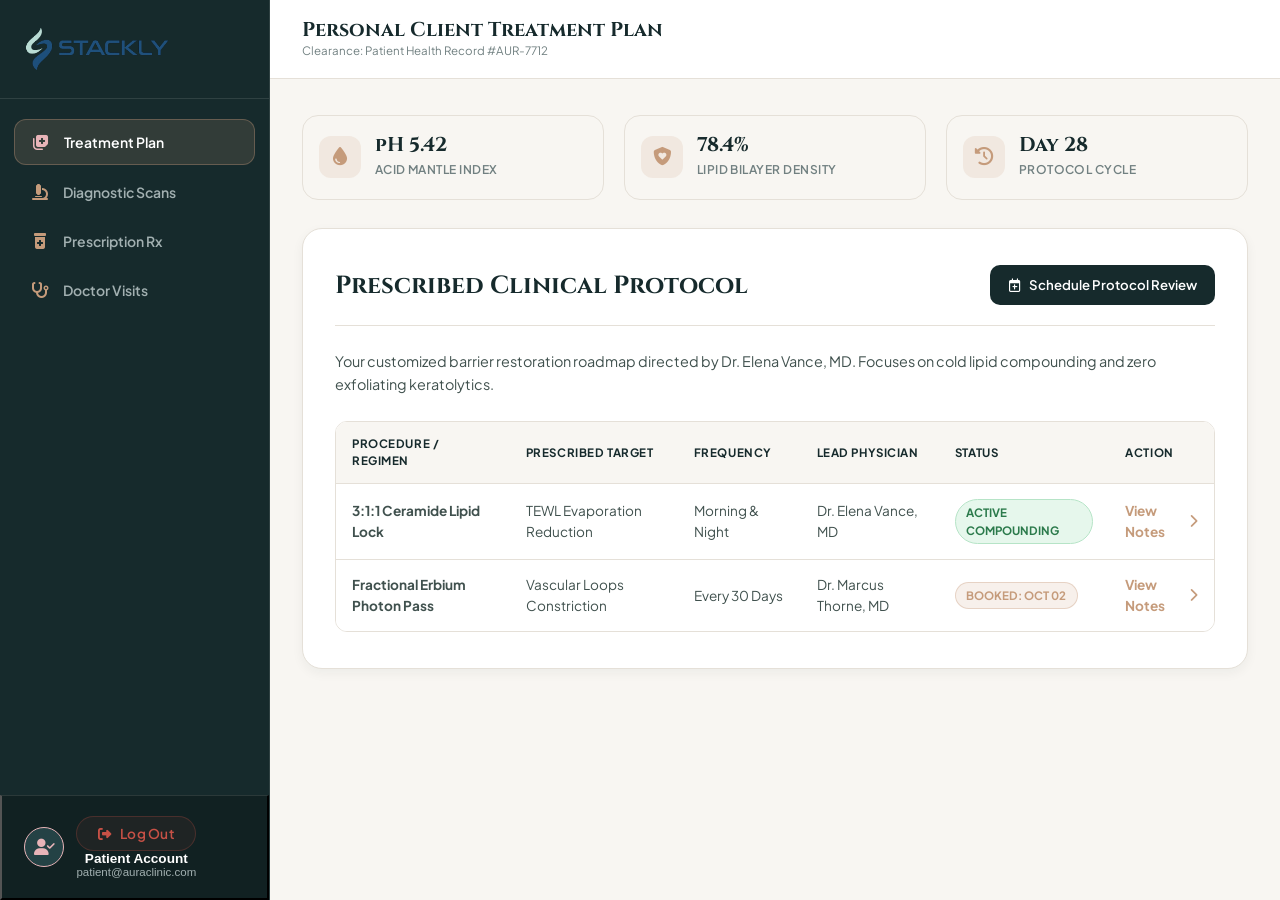
<file: client.html>
<!DOCTYPE html>
<html lang="en">

<head>
    <meta charset="UTF-8">
    <meta name="viewport" content="width=device-width, initial-scale=1.0">
    <title>Client dashboard</title>

    <!-- Google Fonts & FontAwesome -->
    <link rel="preconnect" href="https://fonts.googleapis.com">
    <link rel="preconnect" href="https://fonts.gstatic.com" crossorigin>
    <link
        href="https://fonts.googleapis.com/css2?family=Cinzel:wght@600;700&family=Plus+Jakarta+Sans:wght@300;400;500;600;700&display=swap"
        rel="stylesheet">
    <link rel="stylesheet" href="https://cdnjs.cloudflare.com/ajax/libs/font-awesome/6.5.1/css/all.min.css">
    <link rel="stylesheet" href="style.css">
    <link rel="stylesheet" href="auth.css">
    <link rel="icon" href="./assets/logo.webp">


    <style>
        /* ==========================================================================
       DESIGN TOKENS & SYSTEM BASE
       ========================================================================== */
        :root {
            --primary-deep: #162a2c;
            --primary-light: #244245;
            --accent-blush: #e8b4b8;
            --accent-blush-soft: #f4dcde;
            --accent-copper: #c59b7b;
            --bg-main: #f8f6f2;
            --bg-surface: #ffffff;
            --text-heading: #162a2c;
            --text-body: #40514e;
            --text-muted: #718081;
            --text-inverse: #ffffff;
            --border-subtle: #e5e0d8;
            --border-focus: #c59b7b;
            --shadow-sm: 0 4px 12px rgba(22, 42, 44, 0.05);
            --shadow-md: 0 10px 25px rgba(22, 42, 44, 0.08);
            --shadow-lg: 0 18px 40px rgba(22, 42, 44, 0.12);
            --font-heading: 'Cinzel', serif;
            --font-body: 'Plus Jakarta Sans', sans-serif;
            --sidebar-width: 270px;
        }

        *,
        *::before,
        *::after {
            box-sizing: border-box;
            margin: 0;
            padding: 0;
        }

        body {
            font-family: var(--font-body);
            background-color: var(--bg-main);
            color: var(--text-body);
            line-height: 1.5;
            overflow-x: hidden;
            width: 100%;
            min-height: 100vh;
        }

        /* Freezes background scroll when mobile drawer is open */
        body.drawer-locked {
            overflow: hidden !important;
            touch-action: none;
        }

        /* ==========================================================================
       APP LAYOUT SHELL
       ========================================================================== */
        .dashboard-app {
            display: flex;
            width: 100%;
            min-height: 100vh;
            position: relative;
        }

        /* Mobile Backdrop Overlay */
        .sidebar-backdrop {
            position: fixed;
            inset: 0;
            background: rgba(11, 21, 22, 0.65);
            backdrop-filter: blur(4px);
            -webkit-backdrop-filter: blur(4px);
            z-index: 1000;
            opacity: 0;
            visibility: hidden;
            transition: opacity 0.3s ease, visibility 0.3s ease;
        }

        .sidebar-backdrop.active {
            opacity: 1;
            visibility: visible;
        }

        /* ==========================================================================
       SIDEBAR NAVIGATION (OFF-CANVAS ON MOBILE, FIXED ON DESKTOP)
       ========================================================================== */
        .dashboard-sidebar {
            position: fixed;
            top: 0;
            left: 0;
            width: var(--sidebar-width);
            height: 100vh;
            background-color: var(--primary-deep);
            color: var(--text-inverse);
            z-index: 1050;
            display: flex;
            flex-direction: column;
            justify-content: space-between;
            border-right: 1px solid rgba(229, 224, 216, 0.12);
            transform: translateX(-100%);
            transition: transform 0.35s cubic-bezier(0.16, 1, 0.3, 1);
            box-shadow: 10px 0 30px rgba(0, 0, 0, 0.3);
        }

        .dashboard-sidebar.is-open {
            transform: translateX(0);
        }

        .sidebar-header {
            padding: 1.5rem 1.4rem;
            display: flex;
            align-items: center;
            justify-content: space-between;
            border-bottom: 1px solid rgba(229, 224, 216, 0.12);
        }

        .sidebar-brand {
            display: flex;
            align-items: center;
            gap: 0.75rem;
            text-decoration: none;
            color: var(--text-inverse);
        }

        .sidebar-brand i {
            color: var(--accent-copper);
            font-size: 1.35rem;
        }

        .brand-title {
            font-family: var(--font-heading);
            font-size: 1.15rem;
            font-weight: 700;
            letter-spacing: -0.02em;
        }

        .drawer-close-btn {
            background: transparent;
            border: none;
            color: #a2b0b1;
            font-size: 1.25rem;
            cursor: pointer;
            display: flex;
            align-items: center;
            justify-content: center;
            padding: 0.4rem;
            border-radius: 8px;
            transition: color 0.2s ease;
        }

        .drawer-close-btn:hover {
            color: var(--text-inverse);
        }

        /* Patient Navigation Links */
        .sidebar-menu {
            list-style: none;
            padding: 1.25rem 0.85rem;
            display: flex;
            flex-direction: column;
            gap: 0.35rem;
            flex: 1;
            overflow-y: auto;
        }

        .nav-item-btn {
            width: 100%;
            background: transparent;
            border: none;
            display: flex;
            align-items: center;
            gap: 0.85rem;
            padding: 0.8rem 1rem;
            border-radius: 12px;
            color: #a2b0b1;
            font-family: var(--font-body);
            font-size: 0.875rem;
            font-weight: 600;
            cursor: pointer;
            text-align: left;
            transition: all 0.2s ease;
        }

        .nav-item-btn i {
            font-size: 1rem;
            width: 20px;
            color: var(--accent-copper);
            text-align: center;
        }

        .nav-item-btn:hover {
            background: rgba(255, 255, 255, 0.05);
            color: var(--text-inverse);
        }

        .nav-item-btn.active {
            background: rgba(197, 155, 123, 0.16);
            color: var(--text-inverse);
            border: 1px solid rgba(197, 155, 123, 0.35);
        }

        .nav-item-btn.active i {
            color: var(--accent-blush);
        }

        /* Sidebar Footer Patient Profile */
        .sidebar-footer {
            padding: 1.25rem 1.4rem;
            border-top: 1px solid rgba(229, 224, 216, 0.12);
            background: rgba(11, 21, 22, 0.4);
        }

        .profile-card {
            display: flex;
            align-items: center;
            gap: 0.75rem;
            cursor: pointer;
        }

        .profile-avatar {
            width: 40px;
            height: 40px;
            border-radius: 50%;
            background: var(--primary-light);
            border: 1.5px solid var(--accent-blush);
            display: flex;
            align-items: center;
            justify-content: center;
            color: var(--accent-blush);
            font-size: 1.05rem;
            flex-shrink: 0;
        }

        .profile-meta {
            display: flex;
            flex-direction: column;
            min-width: 0;
        }

        .profile-name {
            font-size: 0.85rem;
            font-weight: 700;
            color: var(--text-inverse);
            white-space: nowrap;
            overflow: hidden;
            text-overflow: ellipsis;
        }

        .profile-email-label {
            font-size: 0.72rem;
            color: #a2b0b1;
            white-space: nowrap;
            overflow: hidden;
            text-overflow: ellipsis;
        }

        /* ==========================================================================
       MAIN VIEWPORT CONTAINER
       ========================================================================== */
        .dashboard-main {
            flex: 1;
            width: 100%;
            min-width: 0;
            display: flex;
            flex-direction: column;
        }

        /* Fluid Top Header Bar */
        .dashboard-topbar {
            width: 100%;
            background-color: var(--bg-surface);
            border-bottom: 1px solid var(--border-subtle);
            padding: 0.85rem 1rem;
            display: flex;
            flex-direction: column;
            gap: 0.75rem;
            position: sticky;
            top: 0;
            z-index: 900;
        }

        .topbar-primary-row {
            display: flex;
            align-items: center;
            justify-content: space-between;
            width: 100%;
            gap: 0.75rem;
        }

        .topbar-left {
            display: flex;
            align-items: center;
            gap: 0.75rem;
            min-width: 0;
        }

        .hamburger-toggle {
            width: 40px;
            height: 40px;
            border-radius: 10px;
            background: var(--bg-main);
            border: 1px solid var(--border-subtle);
            color: var(--primary-deep);
            font-size: 1.15rem;
            display: flex;
            align-items: center;
            justify-content: center;
            cursor: pointer;
            flex-shrink: 0;
            transition: background 0.2s ease;
        }

        .hamburger-toggle:hover {
            background: #eae5de;
        }

        .topbar-titles {
            display: flex;
            flex-direction: column;
            min-width: 0;
        }

        .topbar-title {
            font-family: var(--font-heading);
            font-size: 1.05rem;
            font-weight: 700;
            color: var(--primary-deep);
            line-height: 1.2;
            white-space: nowrap;
            overflow: hidden;
            text-overflow: ellipsis;
        }

        .topbar-sub {
            font-size: 0.72rem;
            color: var(--text-muted);
            white-space: nowrap;
            overflow: hidden;
            text-overflow: ellipsis;
        }

        /* Topbar Right Controls */
        .topbar-controls {
            display: flex;
            align-items: center;
            gap: 0.5rem;
            flex-shrink: 0;
        }

        .icon-action-btn {
            width: 36px;
            height: 36px;
            border-radius: 10px;
            background: var(--bg-main);
            border: 1px solid var(--border-subtle);
            color: var(--primary-deep);
            display: flex;
            align-items: center;
            justify-content: center;
            text-decoration: none;
            font-size: 0.9rem;
            position: relative;
            transition: background 0.2s ease;
        }

        .icon-action-btn:hover {
            background: #eae5de;
        }

        .alert-dot {
            position: absolute;
            top: 6px;
            right: 6px;
            width: 7px;
            height: 7px;
            border-radius: 50%;
            background-color: var(--accent-copper);
        }

        /* Auto-Truncated Email Chip */
        .user-email-chip {
            display: inline-flex;
            align-items: center;
            gap: 0.45rem;
            background-color: var(--bg-main);
            border: 1px solid var(--border-subtle);
            padding: 0.35rem 0.75rem;
            border-radius: 9999px;
            font-size: 0.775rem;
            font-weight: 600;
            color: var(--primary-deep);
            max-width: 200px;
            min-width: 0;
        }

        .user-email-chip i {
            color: var(--accent-copper);
            flex-shrink: 0;
        }

        .user-email-chip span {
            white-space: nowrap;
            overflow: hidden;
            text-overflow: ellipsis;
            display: inline-block;
        }

        /* ==========================================================================
       MAIN CONTENT CONTAINER & TAB PANELS
       ========================================================================== */
        .dashboard-content-body {
            width: 100%;
            max-width: 100%;
            padding: 1.25rem 1rem;
            flex: 1;
        }

        .tab-pane {
            display: none;
            width: 100%;
            animation: fadeIn 0.3s ease;
        }

        .tab-pane.active {
            display: block;
        }

        @keyframes fadeIn {
            from {
                opacity: 0;
                transform: translateY(6px);
            }

            to {
                opacity: 1;
                transform: translateY(0);
            }
        }

        /* Patient Card Containers */
        .card-panel {
            background: var(--bg-surface);
            border: 1px solid var(--border-subtle);
            border-radius: 20px;
            padding: 1.5rem 1.25rem;
            box-shadow: var(--shadow-sm);
            width: 100%;
            margin-bottom: 1.5rem;
        }

        .panel-header-strip {
            display: flex;
            flex-direction: column;
            gap: 0.85rem;
            margin-bottom: 1.5rem;
            padding-bottom: 1.25rem;
            border-bottom: 1px solid var(--border-subtle);
        }

        .panel-heading {
            font-family: var(--font-heading);
            font-size: 1.35rem;
            color: var(--primary-deep);
            line-height: 1.25;
        }

        .btn-portal-action {
            display: inline-flex;
            align-items: center;
            gap: 0.5rem;
            background-color: var(--primary-deep);
            color: var(--text-inverse);
            text-decoration: none;
            padding: 0.65rem 1.15rem;
            border-radius: 10px;
            font-size: 0.825rem;
            font-weight: 600;
            align-self: flex-start;
            transition: background 0.2s ease;
        }

        .btn-portal-action:hover {
            background-color: var(--primary-light);
        }

        .panel-intro-text {
            font-size: 0.9rem;
            color: var(--text-body);
            line-height: 1.6;
            margin-bottom: 1.5rem;
        }

        /* Key Health Metrics Overview Strip */
        .patient-stats-grid {
            display: grid;
            grid-template-columns: 1fr;
            gap: 1rem;
            margin-bottom: 1.75rem;
        }

        .stat-badge-box {
            background-color: var(--bg-main);
            border: 1px solid var(--border-subtle);
            border-radius: 16px;
            padding: 1.15rem 1rem;
            display: flex;
            align-items: center;
            gap: 0.85rem;
        }

        .stat-badge-icon {
            width: 42px;
            height: 42px;
            border-radius: 12px;
            background-color: rgba(197, 155, 123, 0.15);
            color: var(--accent-copper);
            display: flex;
            align-items: center;
            justify-content: center;
            font-size: 1.15rem;
            flex-shrink: 0;
        }

        .stat-meta strong {
            font-family: var(--font-heading);
            font-size: 1.25rem;
            color: var(--primary-deep);
            display: block;
            line-height: 1.1;
        }

        .stat-meta span {
            font-size: 0.75rem;
            color: var(--text-muted);
            font-weight: 600;
            text-transform: uppercase;
            letter-spacing: 0.04em;
        }

        /* Horizontally Scrollable Patient Tables */
        .table-responsive-wrapper {
            width: 100%;
            overflow-x: auto;
            -webkit-overflow-scrolling: touch;
            border-radius: 12px;
            border: 1px solid var(--border-subtle);
        }

        .patient-data-table {
            width: 100%;
            min-width: 600px;
            border-collapse: collapse;
            text-align: left;
            font-size: 0.85rem;
            background: var(--bg-surface);
        }

        .patient-data-table th {
            background-color: var(--bg-main);
            color: var(--primary-deep);
            font-weight: 700;
            text-transform: uppercase;
            font-size: 0.72rem;
            letter-spacing: 0.05em;
            padding: 0.85rem 1rem;
            border-bottom: 1px solid var(--border-subtle);
        }

        .patient-data-table td {
            padding: 0.95rem 1rem;
            border-bottom: 1px solid var(--border-subtle);
            color: var(--text-body);
            vertical-align: middle;
        }

        .patient-data-table tr:last-child td {
            border-bottom: none;
        }

        .patient-data-table tr:hover td {
            background-color: #faf9f6;
        }

        .status-badge {
            display: inline-flex;
            align-items: center;
            gap: 0.35rem;
            padding: 0.25rem 0.65rem;
            border-radius: 9999px;
            font-size: 0.72rem;
            font-weight: 700;
            text-transform: uppercase;
        }

        .status-badge.active-rx {
            background-color: #e6f7ec;
            color: #2b7a4b;
            border: 1px solid #b6e4c7;
        }

        .status-badge.scheduled {
            background-color: rgba(197, 155, 123, 0.15);
            color: var(--accent-copper);
            border: 1px solid rgba(197, 155, 123, 0.35);
        }

        .table-action-link {
            color: var(--accent-copper);
            text-decoration: none;
            font-weight: 700;
            display: inline-flex;
            align-items: center;
            gap: 0.35rem;
            transition: color 0.2s ease;
        }

        .table-action-link:hover {
            color: var(--primary-deep);
        }

        .user-email-chip {
            display: inline-flex;
            align-items: center;
            gap: 0.45rem;
            max-width: 190px;
            min-width: 0;
        }

        .user-email-chip span,
        .profile-email-label {
            white-space: nowrap;
            overflow: hidden;
            text-overflow: ellipsis;
            display: inline-block;
        }

        /* ==========================================================================
   LOG OUT BUTTON / BADGE STYLING
   ========================================================================== */

.out {
  display: inline-flex;
  align-items: center;
  justify-content: center;
  gap: 0.5rem;
  padding: 0.45rem 1rem;
  border-radius: 9999px;
  font-family: var(--font-body, 'Plus Jakarta Sans', sans-serif);
  font-size: 0.813rem;
  font-weight: 600;
  letter-spacing: 0.02em;
  color: var(--state-error, #c75146);
  background-color: rgba(199, 81, 70, 0.08);
  border: 1px solid rgba(199, 81, 70, 0.25);
  cursor: pointer;
  user-select: none;
  -webkit-user-select: none;
  transition: all 0.25s cubic-bezier(0.16, 1, 0.3, 1);
  white-space: nowrap;
}

/* Optional: Auto-inserts a neat door/exit icon before text if not in HTML */
.out::before {
  content: '\f2f5'; /* FontAwesome sign-out-alt / right-from-bracket glyph */
  font-family: 'Font Awesome 6 Free';
  font-weight: 900;
  font-size: 0.85rem;
  transition: transform 0.25s ease;
}

/* Hover State */
.out:hover {
  background-color: var(--state-error, #c75146);
  color: #ffffff;
  border-color: var(--state-error, #c75146);
  box-shadow: 0 4px 14px rgba(199, 81, 70, 0.25);
  transform: translateY(-1px);
}

.out:hover::before {
  transform: translateX(2px);
}

/* Active / Click State */
.out:active {
  transform: translateY(0) scale(0.96);
  box-shadow: 0 2px 6px rgba(199, 81, 70, 0.2);
}

/* Focus outline for accessibility */
.out:focus-visible {
  outline: 2px solid var(--accent-copper, #c59b7b);
  outline-offset: 2px;
}

/* ==========================================================================
   768PX RESPONSIVE BREAKPOINT
   ========================================================================== */
@media (min-width: 768px) {
  .out {
    font-size: 0.85rem;
    padding: 0.5rem 1.15rem;
  }
}

        @media (min-width: 768px) {
            .user-email-chip {
                max-width: 280px;
            }
        }

        /* ==========================================================================
       MEDIA QUERY: TABLET & DESKTOP (768PX AND ABOVE)
       ========================================================================== */
        @media (min-width: 768px) {
            .dashboard-sidebar {
                transform: translateX(0);
                box-shadow: none;
            }

            .drawer-close-btn {
                display: none;
            }

            .sidebar-backdrop {
                display: none !important;
            }

            .dashboard-main {
                margin-left: var(--sidebar-width);
                width: calc(100% - var(--sidebar-width));
            }

            .dashboard-topbar {
                padding: 1.15rem 2rem;
                flex-direction: row;
                align-items: center;
                justify-content: space-between;
            }

            .topbar-primary-row {
                width: auto;
            }

            .hamburger-toggle {
                display: none;
            }

            .topbar-title {
                font-size: 1.25rem;
            }

            .user-email-chip {
                max-width: 280px;
            }

            .dashboard-content-body {
                padding: 2.25rem 2rem;
            }

            .patient-stats-grid {
                grid-template-columns: repeat(3, 1fr);
                gap: 1.25rem;
            }

            .panel-header-strip {
                flex-direction: row;
                align-items: center;
                justify-content: space-between;
            }

            .panel-heading {
                font-size: 1.55rem;
            }

            .btn-portal-action {
                align-self: auto;
            }

            .card-panel {
                padding: 2.25rem 2rem;
            }
        }
    </style>
</head>

<body>

    <div class="dashboard-app">

        <!-- Mobile Drawer Backdrop Overlay -->
        <div class="sidebar-backdrop" id="sidebarBackdrop"></div>

        <!-- ==========================================================================
         PATIENT PORTAL SIDEBAR
         ========================================================================== -->
        <aside class="dashboard-sidebar" id="dashboardSidebar">
            <div>
                <div class="sidebar-header">
                    <a href="index.html" class="sidebar-brand">
                        <img src="./assets/logo 20.webp" alt="logo" height="50px" width="150px">
                    </a>
                    <button type="button" class="drawer-close-btn" id="drawerCloseBtn" aria-label="Close Navigation">
                        <i class="fa-solid fa-xmark"></i>
                    </button>
                </div>

                <nav>
                    <ul class="sidebar-menu">
                        <li>
                            <button type="button" class="nav-item-btn active" data-tab="tabTreatment"
                                data-title="Personal Treatment Plan">
                                <i class="fa-solid fa-notes-medical"></i>
                                <span>Treatment Plan</span>
                            </button>
                        </li>
                        <li>
                            <button type="button" class="nav-item-btn" data-tab="tabScans"
                                data-title="Polarized UV &amp; Dermal Scans">
                                <i class="fa-solid fa-microscope"></i>
                                <span>Diagnostic Scans</span>
                            </button>
                        </li>
                        <li>
                            <button type="button" class="nav-item-btn" data-tab="tabFormulas"
                                data-title="Active Lipid Compounding Formulas">
                                <i class="fa-solid fa-prescription-bottle-medical"></i>
                                <span>Prescription Rx</span>
                            </button>
                        </li>
                        <li>
                            <button type="button" class="nav-item-btn" data-tab="tabVisits"
                                data-title="Doctor Consultation History">
                                <i class="fa-solid fa-stethoscope"></i>
                                <span>Doctor Visits</span>
                            </button>
                        </li>
                    </ul>
                </nav>
            </div>

            <!-- Authenticated Patient Profile Card -->
            <button class="sidebar-footer" onclick="window.location.href='auth.html'">
                <div class="profile-card">
                    <div class="profile-avatar">
                        <i class="fa-solid fa-user-check"></i>
                    </div>
                    <div class="profile-meta">
                        <span class="out" id="">Log Out</span>
                        <strong class="profile-name" id="patientNameDisplay">Patient Account</strong>
                        <span class="profile-email-label" id="sidebarEmailDisplay">patient@auraclinic.com</span>
                    </div>
                </div>
            </button>
        </aside>

        <!-- ==========================================================================
         MAIN CONTENT AREA
         ========================================================================== -->
        <div class="dashboard-main">

            <!-- Top Sticky Navigation Bar -->
            <header class="dashboard-topbar">
                <div class="topbar-primary-row">
                    <div class="topbar-left">
                        <button type="button" class="hamburger-toggle" id="hamburgerBtn"
                            aria-label="Open Navigation Menu">
                            <i class="fa-solid fa-bars"></i>
                        </button>
                        <div class="topbar-titles">
                            <h1 class="topbar-title" id="pageTitleDisplay">Personal Client Treatment Plan</h1>
                            <span class="topbar-sub">Clearance: Patient Health Record #AUR-7712</span>
                        </div>
                    </div>
                </div>
            </header>

            <!-- Dashboard Tab Views Container -->
            <main class="dashboard-content-body">

                <!-- ============================================================
             TAB 1: TREATMENT PLAN (Active Default)
             ============================================================ -->
                <section class="tab-pane active" id="tabTreatment">

                    <!-- Key Dermal Metrics Overview -->
                    <div class="patient-stats-grid">
                        <div class="stat-badge-box">
                            <div class="stat-badge-icon"><i class="fa-solid fa-droplet"></i></div>
                            <div class="stat-meta">
                                <strong>pH 5.42</strong>
                                <span>Acid Mantle Index</span>
                            </div>
                        </div>
                        <div class="stat-badge-box">
                            <div class="stat-badge-icon"><i class="fa-solid fa-shield-heart"></i></div>
                            <div class="stat-meta">
                                <strong>78.4%</strong>
                                <span>Lipid Bilayer Density</span>
                            </div>
                        </div>
                        <div class="stat-badge-box">
                            <div class="stat-badge-icon"><i class="fa-solid fa-clock-rotate-left"></i></div>
                            <div class="stat-meta">
                                <strong>Day 28</strong>
                                <span>Protocol Cycle</span>
                            </div>
                        </div>
                    </div>

                    <div class="card-panel">
                        <div class="panel-header-strip">
                            <h2 class="panel-heading">Prescribed Clinical Protocol</h2>
                            <a href="error.html" class="btn-portal-action">
                                <i class="fa-regular fa-calendar-plus"></i>
                                <span>Schedule Protocol Review</span>
                            </a>
                        </div>

                        <p class="panel-intro-text">
                            Your customized barrier restoration roadmap directed by Dr. Elena Vance, MD. Focuses on cold
                            lipid compounding and zero exfoliating keratolytics.
                        </p>

                        <div class="table-responsive-wrapper">
                            <table class="patient-data-table">
                                <thead>
                                    <tr>
                                        <th>Procedure / Regimen</th>
                                        <th>Prescribed Target</th>
                                        <th>Frequency</th>
                                        <th>Lead Physician</th>
                                        <th>Status</th>
                                        <th>Action</th>
                                    </tr>
                                </thead>
                                <tbody>
                                    <tr>
                                        <td><strong>3:1:1 Ceramide Lipid Lock</strong></td>
                                        <td>TEWL Evaporation Reduction</td>
                                        <td>Morning &amp; Night</td>
                                        <td>Dr. Elena Vance, MD</td>
                                        <td><span class="status-badge active-rx">Active Compounding</span></td>
                                        <td><a href="error.html" class="table-action-link">View Notes <i
                                                    class="fa-solid fa-chevron-right"></i></a></td>
                                    </tr>
                                    <tr>
                                        <td><strong>Fractional Erbium Photon Pass</strong></td>
                                        <td>Vascular Loops Constriction</td>
                                        <td>Every 30 Days</td>
                                        <td>Dr. Marcus Thorne, MD</td>
                                        <td><span class="status-badge scheduled">Booked: Oct 02</span></td>
                                        <td><a href="error.html" class="table-action-link">View Notes <i
                                                    class="fa-solid fa-chevron-right"></i></a></td>
                                    </tr>
                                </tbody>
                            </table>
                        </div>
                    </div>
                </section>

                <!-- ============================================================
             TAB 2: DIAGNOSTIC SCANS
             ============================================================ -->
                <section class="tab-pane" id="tabScans">
                    <div class="card-panel">
                        <div class="panel-header-strip">
                            <h2 class="panel-heading">Multi-Spectral Optical Telemetry</h2>
                            <a href="error.html" class="btn-portal-action">
                                <i class="fa-solid fa-download"></i>
                                <span>Download Scan Dossier</span>
                            </a>
                        </div>
                        <p class="panel-intro-text">
                            High-resolution cross-polarized imaging recording sub-surface erythema indices, porphyrin
                            counts, and stratum corneum capacitance.
                        </p>
                        <div class="table-responsive-wrapper">
                            <table class="patient-data-table">
                                <thead>
                                    <tr>
                                        <th>Scan Date</th>
                                        <th>Diagnostic Spectrum</th>
                                        <th>Observed Improvement</th>
                                        <th>Scan Facility</th>
                                        <th>Dossier</th>
                                    </tr>
                                </thead>
                                <tbody>
                                    <tr>
                                        <td><strong>Sep 14, 2026</strong></td>
                                        <td>UV-Cross-Polarized</td>
                                        <td>-48.2% Latent Erythema</td>
                                        <td>Lab Suite 1B</td>
                                        <td><a href="error.html" class="table-action-link">Open PDF <i
                                                    class="fa-solid fa-chevron-right"></i></a></td>
                                    </tr>
                                    <tr>
                                        <td><strong>Aug 18, 2026</strong></td>
                                        <td>Multi-Spectral Baseline</td>
                                        <td>Baseline Mapping</td>
                                        <td>Diagnostic Wing</td>
                                        <td><a href="error.html" class="table-action-link">Open PDF <i
                                                    class="fa-solid fa-chevron-right"></i></a></td>
                                    </tr>
                                </tbody>
                            </table>
                        </div>
                    </div>
                </section>

                <!-- ============================================================
             TAB 3: COMPOUNDING PRESCRIPTIONS
             ============================================================ -->
                <section class="tab-pane" id="tabFormulas">
                    <div class="card-panel">
                        <div class="panel-header-strip">
                            <h2 class="panel-heading">Active Clinical Compounding</h2>
                            <a href="error.html" class="btn-portal-action">
                                <i class="fa-solid fa-arrow-rotate-right"></i>
                                <span>Request Refill Dispatch</span>
                            </a>
                        </div>
                        <p class="panel-intro-text">
                            Custom sterile batches formulated at 4°C under cleanroom standards. Excludes synthetic
                            emulsifiers, parabens, and perfumes.
                        </p>
                        <div class="table-responsive-wrapper">
                            <table class="patient-data-table">
                                <thead>
                                    <tr>
                                        <th>Rx Batch ID</th>
                                        <th>Compounded Formulation</th>
                                        <th>Batch Expiry</th>
                                        <th>Storage Temperature</th>
                                        <th>Verification</th>
                                    </tr>
                                </thead>
                                <tbody>
                                    <tr>
                                        <td><strong>#AUR-RX-9921</strong></td>
                                        <td>Physiological Ceramide NP / FFA (3:1:1)</td>
                                        <td>Oct 20, 2026</td>
                                        <td>Store at 4°C – 8°C</td>
                                        <td><a href="error.html" class="table-action-link">COA Sheet <i
                                                    class="fa-solid fa-chevron-right"></i></a></td>
                                    </tr>
                                </tbody>
                            </table>
                        </div>
                    </div>
                </section>

                <!-- ============================================================
             TAB 4: DOCTOR VISITS
             ============================================================ -->
                <section class="tab-pane" id="tabVisits">
                    <div class="card-panel">
                        <div class="panel-header-strip">
                            <h2 class="panel-heading">Physician Consultation History</h2>
                            <a href="error.html" class="btn-portal-action">
                                <i class="fa-solid fa-phone"></i>
                                <span>Direct Clinical Triage</span>
                            </a>
                        </div>
                        <p class="panel-intro-text">
                            Records of face-to-face examinations, treatment modifications, and direct notes by attending
                            medical faculty.
                        </p>
                        <div class="table-responsive-wrapper">
                            <table class="patient-data-table">
                                <thead>
                                    <tr>
                                        <th>Consultation Date</th>
                                        <th>Attending Physician</th>
                                        <th>Primary Diagnosis</th>
                                        <th>Clinical Verdict</th>
                                        <th>Report</th>
                                    </tr>
                                </thead>
                                <tbody>
                                    <tr>
                                        <td><strong>Sep 14, 2026</strong></td>
                                        <td>Dr. Elena Vance, MD</td>
                                        <td>Barrier Restoration Follow-Up</td>
                                        <td>Significant Mantle Recovery</td>
                                        <td><a href="error.html" class="table-action-link">Summary <i
                                                    class="fa-solid fa-chevron-right"></i></a></td>
                                    </tr>
                                </tbody>
                            </table>
                        </div>
                    </div>
                </section>

            </main>
        </div>

    </div>

    <!-- ==========================================================================
       DASHBOARD CONTROLLER JAVASCRIPT
       ========================================================================== -->
    <script>
        document.addEventListener('DOMContentLoaded', () => {

            // ======================================================================
            // 1. DYNAMIC SESSION EMAIL & NAME DISPLAY
            // ======================================================================
            const userEmailDisplay = document.getElementById('userEmailDisplay');
            const sidebarEmailDisplay = document.getElementById('sidebarEmailDisplay');
            const patientNameDisplay = document.getElementById('patientNameDisplay');
            const topbarEmailChip = document.getElementById('topbarEmailChip');

            // Read authenticated session data saved from login.html
            const loggedEmail = sessionStorage.getItem('current_logged_email') || 'patient@auraclinic.com';
            const loggedName = sessionStorage.getItem('current_logged_name') || 'Patient Account';

            if (userEmailDisplay) userEmailDisplay.textContent = loggedEmail;
            if (sidebarEmailDisplay) sidebarEmailDisplay.textContent = loggedEmail;
            if (patientNameDisplay) patientNameDisplay.textContent = loggedName;
            if (topbarEmailChip) topbarEmailChip.setAttribute('title', `Active Session: ${loggedEmail}`);

            // ======================================================================
            // 2. MOBILE HAMBURGER DRAWER & BODY SCROLL LOCKING
            // ======================================================================
            const hamburgerBtn = document.getElementById('hamburgerBtn');
            const drawerCloseBtn = document.getElementById('drawerCloseBtn');
            const dashboardSidebar = document.getElementById('dashboardSidebar');
            const sidebarBackdrop = document.getElementById('sidebarBackdrop');

            function openDrawer() {
                dashboardSidebar.classList.add('is-open');
                sidebarBackdrop.classList.add('active');
                document.body.classList.add('drawer-locked'); // Freezes background scroll
            }

            function closeDrawer() {
                dashboardSidebar.classList.remove('is-open');
                sidebarBackdrop.classList.remove('active');
                document.body.classList.remove('drawer-locked'); // Restores background scroll
            }

            if (hamburgerBtn) hamburgerBtn.addEventListener('click', openDrawer);
            if (drawerCloseBtn) drawerCloseBtn.addEventListener('click', closeDrawer);
            if (sidebarBackdrop) sidebarBackdrop.addEventListener('click', closeDrawer);

            // ======================================================================
            // 3. TAB CONTENT SWITCHING
            // ======================================================================
            const navButtons = document.querySelectorAll('.nav-item-btn');
            const tabPanes = document.querySelectorAll('.tab-pane');
            const pageTitleDisplay = document.getElementById('pageTitleDisplay');

            navButtons.forEach(btn => {
                btn.addEventListener('click', () => {
                    // Update active navigation state
                    navButtons.forEach(b => b.classList.remove('active'));
                    btn.classList.add('active');

                    // Update header title
                    const newTitle = btn.getAttribute('data-title');
                    if (pageTitleDisplay && newTitle) {
                        pageTitleDisplay.textContent = newTitle;
                    }

                    // Show corresponding tab pane
                    const targetTabId = btn.getAttribute('data-tab');
                    tabPanes.forEach(pane => {
                        if (pane.id === targetTabId) {
                            pane.classList.add('active');
                        } else {
                            pane.classList.remove('active');
                        }
                    });

                    // Automatically close drawer on mobile after clicking
                    if (window.innerWidth < 768) {
                        closeDrawer();
                    }
                });
            });

            // Handle viewport resizing
            window.addEventListener('resize', () => {
                if (window.innerWidth >= 768) {
                    document.body.classList.remove('drawer-locked');
                    sidebarBackdrop.classList.remove('active');
                }
            });
        });




        document.addEventListener('DOMContentLoaded', () => {
            const loggedEmail = sessionStorage.getItem('current_logged_email');
            const loggedName = sessionStorage.getItem('current_logged_name');

            if (loggedEmail) {
                const userEmailDisplay = document.getElementById('userEmailDisplay');
                const sidebarEmailDisplay = document.getElementById('sidebarEmailDisplay');
                const topbarEmailChip = document.getElementById('topbarEmailChip');

                if (userEmailDisplay) userEmailDisplay.textContent = loggedEmail;
                if (sidebarEmailDisplay) sidebarEmailDisplay.textContent = loggedEmail;
                if (topbarEmailChip) topbarEmailChip.setAttribute('title', `Active Session: ${loggedEmail}`);
            }

            if (loggedName) {
                const patientNameDisplay = document.getElementById('patientNameDisplay');
                if (patientNameDisplay) patientNameDisplay.textContent = loggedName;
            }
        });


    </script>
</body>

</html>
</file>
<file: style.css>
/* ==========================================================================
   HEADER COMPONENT STYLES
   ========================================================================== */

/* Prevent page scrolling when mobile menu is open */
body.nav-locked {
  overflow: hidden !important;
  touch-action: none;
}

.site-header {
  position: fixed;
  top: 0;
  left: 0;
  width: 100%;
  z-index: 1000;
  background-color: rgba(250, 249, 246, 0.94);
  backdrop-filter: blur(12px);
  -webkit-backdrop-filter: blur(12px);
  border-bottom: 1px solid var(--border-subtle);
  transition: background-color var(--transition-fast), box-shadow var(--transition-fast);
}

.site-header.header-scrolled {
  background-color: var(--bg-surface);
  box-shadow: var(--shadow-sm);
}

.header-container {
  max-width: 1280px;
  margin: 0 auto;
  padding: 1rem 1.5rem;
  display: flex;
  align-items: center;
  justify-content: space-between;
  gap: 1.5rem;
}

/* --- Brand Logo --- */
.brand-logo {
  display: flex;
  align-items: center;
  gap: 0.65rem;
  text-decoration: none;
  color: var(--primary-deep);
  font-family: var(--font-heading);
  font-size: 1.35rem;
  font-weight: 700;
  letter-spacing: 0.5px;
}

.logo-mark {
  width: 36px;
  height: 36px;
  border-radius: 50%;
  background: var(--accent-blush-soft);
  color: var(--primary);
  display: flex;
  align-items: center;
  justify-content: center;
  border: 1px solid var(--border-subtle);
}

.logo-mark svg {
  width: 20px;
  height: 20px;
}

.logo-text span {
  color: var(--accent-copper);
  font-size: 0.9em;
  font-weight: 500;
}

/* --- Desktop Nav Links --- */
.desktop-nav {
  display: none;
}

@media (min-width: 992px) {
  .desktop-nav {
    display: block;
  }
}

.nav-links {
  display: flex;
  align-items: center;
  gap: 2rem;
}

.nav-link {
  position: relative;
  font-family: var(--font-body);
  font-size: 0.938rem;
  font-weight: 500;
  color: var(--text-muted);
  padding: 0.5rem 0;
  transition: color var(--transition-fast);
}

.nav-link:hover {
  color: var(--primary-deep);
}

/* Underline marker for active section */
.nav-link::after {
  content: '';
  position: absolute;
  left: 0;
  bottom: 0;
  width: 0;
  height: 2px;
  background-color: var(--accent-copper);
  border-radius: 2px;
  transition: width var(--transition-smooth);
}

.nav-link.active {
  color: var(--primary-deep);
  font-weight: 600;
}

.nav-link.active::after {
  width: 100%;
}

/* --- Header Actions --- */
.header-actions {
  display: flex;
  align-items: center;
  gap: 1rem;
}

.header-cta {
  display: none;
  padding: 0.65rem 1.25rem;
  font-size: 0.875rem;
}

@media (min-width: 640px) {
  .header-cta {
    display: inline-flex;
  }
}

/* --- Hamburger Trigger --- */
.hamburger-btn {
  display: flex;
  flex-direction: column;
  justify-content: space-between;
  width: 40px;
  height: 40px;
  padding: 10px 8px;
  background: var(--bg-surface);
  border: 1px solid var(--border-subtle);
  border-radius: 8px;
  cursor: pointer;
  z-index: 1002;
  transition: border-color var(--transition-fast), background var(--transition-fast);
}

.hamburger-btn:hover {
  background-color: var(--accent-blush-soft);
  border-color: var(--accent-copper);
}

@media (min-width: 992px) {
  .hamburger-btn {
    display: none;
  }
}

.hamburger-btn .bar {
  display: block;
  width: 100%;
  height: 2px;
  background-color: var(--primary-deep);
  border-radius: 2px;
  transition: transform var(--transition-smooth), opacity var(--transition-fast);
  transform-origin: center;
}

/* Hamburger Cross Animation when active */
.hamburger-btn.is-active .bar-top {
  transform: translateY(7px) rotate(45deg);
}

.hamburger-btn.is-active .bar-middle {
  opacity: 0;
  transform: translateX(6px);
}

.hamburger-btn.is-active .bar-bottom {
  transform: translateY(-7px) rotate(-45deg);
}

/* ==========================================================================
   CLEAN MOBILE NAVIGATION & BACKDROP (NO DUPLICATES)
   ========================================================================== */

/* Prevent page scrolling when mobile menu is open */
body.nav-locked {
  overflow: hidden !important;
  touch-action: none;
}

/* Mobile Drawer Backdrop */
.mobile-backdrop {
  position: fixed;
  inset: 0;
  background-color: rgba(22, 42, 44, 0.55);
  backdrop-filter: blur(4px);
  -webkit-backdrop-filter: blur(4px);
  opacity: 0;
  visibility: hidden;
  transition: opacity 0.3s ease, visibility 0.3s ease;
  z-index: 1000;
}

.mobile-backdrop.is-open {
  opacity: 1;
  visibility: visible;
}

/* Mobile Drawer Panel */
.mobile-drawer {
  position: fixed;
  top: 0;
  right: 0;
  width: 300px;
  max-width: 85vw;
  height: 100vh;
  height: 100dvh;
  background-color: var(--bg-surface);
  box-shadow: var(--shadow-lg);
  border-left: 1px solid var(--border-subtle);
  z-index: 1001;
  display: flex;
  flex-direction: column;
  padding: 1.5rem;
  transform: translateX(100%);
  transition: transform 0.35s cubic-bezier(0.16, 1, 0.3, 1);
  overflow-y: auto;
}

.mobile-drawer.is-open {
  transform: translateX(0);
}

@media (min-width: 992px) {
  .mobile-drawer,
  .mobile-backdrop {
    display: none !important;
  }
}

/* Active Navigation Indicators (Header, Drawer, and Footer) */
.desktop-nav .nav-link.active {
  color: var(--primary-deep) !important;
  font-weight: 700;
}

.desktop-nav .nav-link.active::after {
  width: 100% !important;
}

.mobile-drawer .mobile-link.active {
  background-color: var(--accent-blush-soft);
  color: var(--primary-deep) !important;
  font-weight: 700;
  border-left: 3px solid var(--accent-copper);
}

.footer-links .footer-link.active {
  color: var(--accent-blush) !important;
  font-weight: 700;
  transform: translateX(6px);
}

.footer-links .footer-link.active::before {
  content: '→';
  position: absolute;
  left: -16px;
  top: 50%;
  transform: translateY(-50%);
  color: var(--accent-copper);
  font-size: 0.85rem;
  line-height: 1;
}

.drawer-header {
  display: flex;
  align-items: center;
  justify-content: space-between;
  padding-bottom: 1.25rem;
  border-bottom: 1px solid var(--border-subtle);
  margin-bottom: 1.5rem;
}

.drawer-label {
  font-family: var(--font-heading);
  font-size: 1.15rem;
  font-weight: 700;
  color: var(--primary-deep);
}

.drawer-close {
  background: transparent;
  border: none;
  font-size: 2rem;
  line-height: 1;
  color: var(--text-muted);
  cursor: pointer;
  padding: 0 0.5rem;
  transition: color var(--transition-fast);
}

.drawer-close:hover {
  color: var(--primary-deep);
}

.mobile-nav-links {
  display: flex;
  flex-direction: column;
  gap: 0.5rem;
  flex: 1;
}

.mobile-link {
  display: block;
  padding: 0.75rem 1rem;
  border-radius: 8px;
  font-family: var(--font-body);
  font-size: 1rem;
  font-weight: 500;
  color: var(--text-body);
  transition: background var(--transition-fast), color var(--transition-fast);
}

.mobile-link:hover {
  background-color: var(--bg-muted);
  color: var(--primary-deep);
}

.mobile-link.active {
  background-color: var(--accent-blush-soft);
  color: var(--primary);
  font-weight: 600;
  border-left: 3px solid var(--accent-copper);
}

.drawer-footer {
  margin-top: 1.5rem;
  padding-top: 1.5rem;
  border-top: 1px solid var(--border-subtle);
  display: flex;
  flex-direction: column;
  gap: 1rem;
}

.mobile-cta {
  width: 100%;
}

.drawer-note {
  font-size: 0.813rem;
  color: var(--text-muted);
  text-align: center;
  margin-bottom: 0;
}








/* ==========================================================================
   HERO SECTION - LUXURY CLINICAL AESTHETIC
   ========================================================================== */

.hero-section {
  position: relative;
  background-color: var(--bg-main);
  padding-top: calc(80px + 2rem);
  padding-bottom: 3.5rem;
  overflow: hidden;
}

.hero-container {
  max-width: 1280px;
  margin: 0 auto;
  padding: 0 1.5rem;
  display: flex;
  flex-direction: column;
  gap: 3rem;
}

/* --- Left Column: Copy & Actions --- */
.hero-content {
  display: flex;
  flex-direction: column;
  align-items: flex-start;
  text-align: left;
  z-index: 2;
}

.hero-pill-badge {
  display: inline-flex;
  align-items: center;
  gap: 0.65rem;
  padding: 0.45rem 1rem;
  border-radius: 9999px;
  background-color: var(--accent-blush-soft);
  border: 1px solid rgba(232, 180, 184, 0.7);
  margin-bottom: 1.5rem;
}

.badge-dot {
  width: 7px;
  height: 7px;
  border-radius: 50%;
  background-color: var(--accent-copper);
  box-shadow: 0 0 8px var(--accent-copper);
}

.badge-text {
  font-family: var(--font-body);
  font-size: 0.813rem;
  font-weight: 600;
  letter-spacing: 0.05em;
  text-transform: uppercase;
  color: var(--primary-deep);
}

.hero-title {
  font-family: var(--font-heading);
  font-size: clamp(2.35rem, 6.5vw, 3.85rem);
  font-weight: 700;
  line-height: 1.15;
  color: var(--primary-deep);
  letter-spacing: -0.03em;
  margin-bottom: 1.25rem;
}

.title-highlight {
  font-style: italic;
  font-weight: 400;
  color: var(--accent-copper);
  position: relative;
  display: inline-block;
}

.title-highlight::after {
  content: '';
  position: absolute;
  left: 0;
  bottom: 4px;
  width: 100%;
  height: 8px;
  background-color: rgba(232, 180, 184, 0.35);
  z-index: -1;
  border-radius: 4px;
}

.hero-desc {
  font-family: var(--font-body);
  font-size: 1.05rem;
  line-height: 1.7;
  color: var(--text-body);
  max-width: 540px;
  margin-bottom: 2rem;
}

.hero-btn-group {
  width: 100%;
  display: flex;
  flex-direction: column;
  gap: 1rem;
  margin-bottom: 2.75rem;
}

.hero-btn-group .btn {
  width: 100%;
  opacity: 1 !important;
  visibility: visible !important;
}

/* Trust Proof Numbers */
.hero-trust-bar {
  display: flex;
  align-items: center;
  gap: 1.25rem;
  width: 100%;
  padding-top: 1.75rem;
  border-top: 1px solid var(--border-subtle);
  flex-wrap: wrap;
}

.trust-stat {
  display: flex;
  flex-direction: column;
}

.trust-number {
  font-family: var(--font-heading);
  font-size: 1.45rem;
  font-weight: 700;
  color: var(--primary-deep);
  line-height: 1.1;
}

.trust-label {
  font-size: 0.775rem;
  color: var(--text-muted);
  font-weight: 500;
  text-transform: uppercase;
  letter-spacing: 0.04em;
  margin-top: 0.2rem;
}

.trust-divider {
  width: 1px;
  height: 32px;
  background-color: var(--border-subtle);
}

/* --- Right Column: Visual Frame --- */
.hero-visual {
  position: relative;
  width: 100%;
  display: flex;
  align-items: center;
  justify-content: center;
}

.visual-backdrop-shape {
  position: absolute;
  width: 88%;
  height: 95%;
  border-radius: 42% 58% 70% 30% / 45% 45% 55% 55%;
  background: linear-gradient(135deg, var(--bg-muted) 0%, var(--accent-blush-soft) 100%);
  filter: blur(4px);
  z-index: 0;
  transform: rotate(-3deg);
}

.visual-frame {
  position: relative;
  z-index: 1;
  width: 100%;
  max-width: 440px;
  aspect-ratio: 4 / 4.8;
  border-radius: 200px 200px 32px 32px;
  /* Arch top */
  overflow: hidden;
  box-shadow: var(--shadow-lg), 0 20px 48px rgba(22, 42, 44, 0.08);
  border: 4px solid var(--bg-surface);
}

.hero-img {
  width: 100%;
  height: 100%;
  object-fit: cover;
  object-position: center;
  transition: transform 0.6s cubic-bezier(0.16, 1, 0.3, 1);
}

.visual-frame:hover .hero-img {
  transform: scale(1.03);
}

/* Glassmorphic Floating Cards */
.floating-glass-card {
  position: absolute;
  z-index: 3;
  background: rgba(255, 255, 255, 0.88);
  backdrop-filter: blur(14px);
  -webkit-backdrop-filter: blur(14px);
  border: 1px solid rgba(255, 255, 255, 0.85);
  border-radius: 16px;
  padding: 0.85rem 1.15rem;
  box-shadow: var(--shadow-md), 0 8px 30px rgba(22, 42, 44, 0.06);
  display: flex;
  align-items: center;
  gap: 0.85rem;
}

.card-top {
  top: 10%;
  left: 2%;
}

.card-bottom {
  bottom: 6%;
  right: 2%;
  flex-direction: column;
  align-items: flex-start;
  gap: 0.35rem;
}

.card-icon-wrap {
  width: 38px;
  height: 38px;
  border-radius: 50%;
  background-color: var(--accent-blush-soft);
  color: var(--accent-copper);
  display: flex;
  align-items: center;
  justify-content: center;
  font-size: 1rem;
}

.card-details {
  display: flex;
  flex-direction: column;
}

.card-title {
  font-size: 0.85rem;
  font-weight: 700;
  color: var(--primary-deep);
}

.card-subtitle {
  font-size: 0.725rem;
  color: var(--text-muted);
}

.star-rating {
  color: #e5a93c;
  font-size: 0.78rem;
  display: flex;
  gap: 2px;
}

.card-metric-text {
  font-size: 0.775rem;
  font-weight: 600;
  color: var(--primary-deep);
}

/* ==========================================================================
   768PX RESPONSIVE BREAKPOINT
   ========================================================================== */
@media (min-width: 768px) {
  .hero-section {
    padding-top: calc(90px + 3rem);
    padding-bottom: 5.5rem;
  }

  .hero-container {
    display: grid;
    grid-template-columns: 1.1fr 0.9fr;
    align-items: center;
    gap: 3.5rem;
  }

  .hero-btn-group {
    flex-direction: row;
    width: auto;
  }

  .hero-btn-group .btn {
    width: auto;
    padding: 0.95rem 2rem;
  }

  .card-top {
    left: -20px;
    top: 15%;
  }

  .card-bottom {
    right: -15px;
    bottom: 12%;
  }

  .trust-number {
    font-size: 1.65rem;
  }
}

/* Large Screens */
@media (min-width: 1024px) {
  .hero-container {
    grid-template-columns: 1.2fr 0.8fr;
    gap: 4.5rem;
  }

  .visual-frame {
    max-width: 480px;
  }
}






/* ==========================================================================
   CARD CAROUSEL / COVERFLOW SECTION
   ========================================================================== */

.treatments-carousel-section {
  background-color: var(--bg-surface);
  padding: 4.5rem 0 5rem 0;
  position: relative;
  overflow: hidden;
  border-top: 1px solid var(--border-subtle);
  border-bottom: 1px solid var(--border-subtle);
}

.carousel-section-container {
  max-width: 1280px;
  margin: 0 auto;
  padding: 0 1.25rem;
}

/* Header */
.carousel-head {
  text-align: center;
  max-width: 650px;
  margin: 0 auto 3rem auto;
  display: flex;
  flex-direction: column;
  align-items: center;
}

.pill-badge {
  display: inline-flex;
  align-items: center;
  gap: 0.5rem;
  padding: 0.35rem 0.9rem;
  background-color: var(--accent-blush-soft);
  border: 1px solid rgba(232, 180, 184, 0.7);
  border-radius: 9999px;
  margin-bottom: 1rem;
}

.pill-badge .badge-dot {
  width: 6px;
  height: 6px;
  border-radius: 50%;
  background-color: var(--accent-copper);
}

.pill-badge .badge-text {
  font-size: 0.75rem;
  font-weight: 700;
  letter-spacing: 0.08em;
  text-transform: uppercase;
  color: var(--primary-deep);
}

.carousel-title {
  font-size: clamp(2rem, 4.5vw, 2.75rem);
  color: var(--primary-deep);
  line-height: 1.2;
  margin-bottom: 0.75rem;
  border-left: none;
  padding-left: 0;
}

.highlight-italic {
  font-style: italic;
  font-weight: 400;
  color: var(--accent-copper);
}

.carousel-subtitle {
  font-size: 0.95rem;
  color: var(--text-muted);
  line-height: 1.6;
  margin-bottom: 0;
}

/* 3D Coverflow Stage */
.coverflow-stage {
  perspective: 1200px;
  position: relative;
  width: 100%;
  height: 520px;
  display: flex;
  align-items: center;
  justify-content: center;
  margin-bottom: 2rem;
}

.coverflow-track {
  position: relative;
  width: 100%;
  height: 100%;
  display: flex;
  align-items: center;
  justify-content: center;
  transform-style: preserve-3d;
}

/* Cards */
.coverflow-card {
  position: absolute;
  width: 86vw;
  max-width: 380px;
  background-color: var(--bg-main);
  border: 1px solid var(--border-subtle);
  border-radius: 20px;
  overflow: hidden;
  box-shadow: var(--shadow-md);
  transition: transform 0.55s cubic-bezier(0.25, 1, 0.5, 1),
    opacity 0.55s cubic-bezier(0.25, 1, 0.5, 1),
    box-shadow 0.55s cubic-bezier(0.25, 1, 0.5, 1),
    filter 0.55s cubic-bezier(0.25, 1, 0.5, 1);
  cursor: pointer;
  user-select: none;
}

.coverflow-card.active {
  z-index: 10;
  transform: translateX(0) translateZ(0) rotateY(0deg) scale(1);
  opacity: 1;
  filter: none;
  box-shadow: var(--shadow-lg), 0 20px 45px rgba(22, 42, 44, 0.12);
  border-color: rgba(197, 155, 123, 0.5);
}

.coverflow-card.prev-1 {
  z-index: 5;
  transform: translateX(-48%) translateZ(-160px) rotateY(25deg) scale(0.9);
  opacity: 0.75;
  filter: brightness(0.92);
}

.coverflow-card.next-1 {
  z-index: 5;
  transform: translateX(48%) translateZ(-160px) rotateY(-25deg) scale(0.9);
  opacity: 0.75;
  filter: brightness(0.92);
}

.coverflow-card.hidden-left {
  z-index: 1;
  transform: translateX(-90%) translateZ(-320px) rotateY(40deg) scale(0.75);
  opacity: 0;
  pointer-events: none;
}

.coverflow-card.hidden-right {
  z-index: 1;
  transform: translateX(90%) translateZ(-320px) rotateY(-40deg) scale(0.75);
  opacity: 0;
  pointer-events: none;
}

/* Card Elements */
.card-media {
  position: relative;
  width: 100%;
  height: 220px;
  overflow: hidden;
  background-color: var(--bg-muted);
}

.card-media img {
  width: 100%;
  height: 100%;
  object-fit: cover;
  transition: transform 0.6s ease;
}

.coverflow-card.active:hover .card-media img {
  transform: scale(1.05);
}

.card-badge {
  position: absolute;
  top: 14px;
  left: 14px;
  background: rgba(22, 42, 44, 0.85);
  backdrop-filter: blur(8px);
  color: var(--text-inverse);
  font-size: 0.72rem;
  font-weight: 600;
  padding: 0.3rem 0.75rem;
  border-radius: 9999px;
  text-transform: uppercase;
}

.card-badge.gold-badge {
  background: var(--accent-copper);
  color: var(--primary-deep);
  font-weight: 700;
}

.card-content {
  padding: 1.5rem;
  display: flex;
  flex-direction: column;
}

.card-meta {
  display: flex;
  align-items: center;
  justify-content: space-between;
  margin-bottom: 0.75rem;
  font-size: 0.82rem;
}

.concern-tag {
  color: var(--accent-copper);
  font-weight: 600;
  text-transform: uppercase;
  letter-spacing: 0.04em;
}

.price-tag {
  font-family: var(--font-heading);
  font-weight: 700;
  color: var(--primary-deep);
  font-size: 1.05rem;
}

.card-name {
  font-size: 1.25rem;
  color: var(--primary-deep);
  margin-bottom: 0.5rem;
  line-height: 1.3;
}

.card-summary {
  font-size: 0.88rem;
  line-height: 1.6;
  color: var(--text-body);
  margin-bottom: 1.25rem;
}

.card-action-btn {
  display: inline-flex;
  align-items: center;
  gap: 0.5rem;
  font-size: 0.875rem;
  font-weight: 600;
  color: var(--primary-deep);
  transition: gap var(--transition-fast), color var(--transition-fast);
}

.card-action-btn i {
  color: var(--accent-copper);
  transition: transform var(--transition-fast);
}

.coverflow-card.active:hover .card-action-btn {
  color: var(--accent-copper);
}

.coverflow-card.active:hover .card-action-btn i {
  transform: translateX(4px);
}

/* Controls & Indicators */
.coverflow-controls {
  display: flex;
  align-items: center;
  justify-content: center;
  gap: 1.5rem;
}

.nav-control-btn {
  width: 44px;
  height: 44px;
  border-radius: 50%;
  background: var(--bg-surface);
  border: 1px solid var(--border-subtle);
  color: var(--primary-deep);
  display: flex;
  align-items: center;
  justify-content: center;
  cursor: pointer;
  transition: background var(--transition-fast), border-color var(--transition-fast), transform var(--transition-fast), color var(--transition-fast);
}

.nav-control-btn:hover {
  background: var(--primary);
  border-color: var(--primary);
  color: var(--text-inverse);
  transform: translateY(-2px);
  box-shadow: var(--shadow-sm);
}

.coverflow-dots {
  display: flex;
  align-items: center;
  gap: 0.6rem;
}

.coverflow-dot {
  width: 9px;
  height: 9px;
  border-radius: 50%;
  background: var(--border-subtle);
  border: none;
  cursor: pointer;
  transition: width 0.3s ease, background 0.3s ease, border-radius 0.3s ease;
}

.coverflow-dot.active {
  width: 24px;
  border-radius: 6px;
  background: var(--accent-copper);
}

/* ==========================================================================
   768PX RESPONSIVE BREAKPOINT
   ========================================================================== */
@media (min-width: 768px) {
  .treatments-carousel-section {
    padding: 6rem 0;
  }

  .coverflow-stage {
    height: 550px;
    perspective: 1400px;
  }

  .coverflow-card {
    max-width: 410px;
  }

  .coverflow-card.prev-1 {
    transform: translateX(-65%) translateZ(-160px) rotateY(24deg) scale(0.9);
  }

  .coverflow-card.next-1 {
    transform: translateX(65%) translateZ(-160px) rotateY(-24deg) scale(0.9);
  }

  .coverflow-card.hidden-left {
    transform: translateX(-120%) translateZ(-340px) rotateY(38deg) scale(0.72);
  }

  .coverflow-card.hidden-right {
    transform: translateX(120%) translateZ(-340px) rotateY(-38deg) scale(0.72);
  }
}







/* ==========================================================================
   SPLIT-SCREEN SHOWCASE SECTION
   ========================================================================== */

.split-showcase-section {
  background-color: var(--bg-main);
  padding: 4.5rem 0;
  position: relative;
  overflow: hidden;
  border-bottom: 1px solid var(--border-subtle);
}

.split-container {
  max-width: 1280px;
  margin: 0 auto;
  padding: 0 1.5rem;
  display: flex;
  flex-direction: column;
  gap: 3.5rem;
}

/* --- Left Column: Content --- */
.split-content-col {
  display: flex;
  flex-direction: column;
  align-items: flex-start;
  z-index: 2;
}

.split-title {
  font-family: var(--font-heading);
  font-size: clamp(2rem, 5vw, 2.75rem);
  color: var(--primary-deep);
  line-height: 1.2;
  margin-bottom: 1.25rem;
  border-left: none;
  padding-left: 0;
}

.split-desc {
  font-size: 1rem;
  line-height: 1.7;
  color: var(--text-body);
  margin-bottom: 2rem;
  max-width: 580px;
}

/* Diagnostic Accordion Pillars */
.diagnostic-pillars {
  display: flex;
  flex-direction: column;
  gap: 1rem;
  width: 100%;
  margin-bottom: 2.25rem;
}

.pillar-item {
  background-color: var(--bg-surface);
  border: 1px solid var(--border-subtle);
  border-radius: 16px;
  padding: 1.2rem 1.4rem;
  transition: border-color var(--transition-fast), box-shadow var(--transition-fast);
  cursor: pointer;
}

.pillar-item.active {
  border-color: var(--accent-copper);
  box-shadow: var(--shadow-sm);
  background-color: #ffffff;
}

.pillar-header {
  display: flex;
  align-items: center;
  gap: 1rem;
  user-select: none;
}

.pillar-icon {
  width: 42px;
  height: 42px;
  border-radius: 10px;
  background-color: var(--accent-blush-soft);
  color: var(--accent-copper);
  display: flex;
  align-items: center;
  justify-content: center;
  font-size: 1.1rem;
  flex-shrink: 0;
  transition: transform var(--transition-fast), background var(--transition-fast);
}

.pillar-item.active .pillar-icon {
  background-color: var(--primary-deep);
  color: var(--accent-blush);
  transform: scale(1.05);
}

.pillar-info {
  flex: 1;
}

.pillar-name {
  font-size: 1.05rem;
  color: var(--primary-deep);
  margin-bottom: 0.15rem;
  font-weight: 600;
}

.pillar-stat {
  font-size: 0.775rem;
  color: var(--accent-copper);
  font-weight: 600;
  text-transform: uppercase;
  letter-spacing: 0.04em;
}

.pillar-arrow {
  color: var(--text-muted);
  font-size: 0.85rem;
  transition: transform var(--transition-smooth), color var(--transition-fast);
}

.pillar-item.active .pillar-arrow {
  transform: rotate(180deg);
  color: var(--primary-deep);
}

.pillar-body {
  max-height: 0;
  overflow: hidden;
  opacity: 0;
  transition: max-height 0.4s cubic-bezier(0.16, 1, 0.3, 1), opacity 0.3s ease;
}

.pillar-item.active .pillar-body {
  max-height: 200px;
  opacity: 1;
  margin-top: 1rem;
  padding-top: 0.85rem;
  border-top: 1px dashed var(--border-subtle);
}

.pillar-body p {
  font-size: 0.88rem;
  line-height: 1.6;
  color: var(--text-body);
  margin-bottom: 0.85rem;
}

.pillar-meter {
  width: 100%;
  height: 5px;
  background-color: var(--bg-muted);
  border-radius: 9999px;
  overflow: hidden;
}

.meter-bar {
  height: 100%;
  width: 0;
  background: linear-gradient(90deg, var(--accent-blush) 0%, var(--accent-copper) 100%);
  border-radius: 9999px;
  transition: width 0.9s cubic-bezier(0.16, 1, 0.3, 1);
}

.pillar-item.active .meter-bar {
  width: var(--target-width, 90%);
}

.split-actions .btn {
  width: 100%;
}

/* --- Right Column: Interactive Before/After Visual --- */
.split-visual-col {
  display: flex;
  align-items: center;
  justify-content: center;
  position: relative;
  width: 100%;
}

.split-visual-wrap {
  position: relative;
  width: 100%;
  max-width: 480px;
}

.split-backdrop-glow {
  position: absolute;
  inset: -15px;
  border-radius: 40px;
  background: radial-gradient(circle, rgba(232, 180, 184, 0.35) 0%, rgba(197, 155, 123, 0.15) 60%, transparent 100%);
  filter: blur(25px);
  z-index: 0;
}

.split-image-card {
  position: relative;
  z-index: 1;
  border-radius: 28px;
  overflow: hidden;
  box-shadow: var(--shadow-lg), 0 25px 50px rgba(22, 42, 44, 0.1);
  border: 4px solid var(--bg-surface);
  background-color: var(--bg-surface);
}

/* Before / After Slider Frame */
.split-slider-container {
  position: relative;
  width: 100%;
  aspect-ratio: 4 / 4.9;
  overflow: hidden;
  cursor: ew-resize;
  user-select: none;
  touch-action: none;
}

.slider-img {
  position: absolute;
  inset: 0;
  width: 100%;
  height: 100%;
  object-fit: cover;
  pointer-events: none;
}

.slider-before-wrap {
  position: absolute;
  inset: 0;
  width: 50%;
  /* Initial split position */
  overflow: hidden;
  z-index: 2;
}

.slider-before-wrap .slider-img {
  width: 480px;
  /* Locked to the max width of the container */
  max-width: none;
}

.slider-badge {
  position: absolute;
  bottom: 16px;
  padding: 0.35rem 0.75rem;
  border-radius: 9999px;
  font-size: 0.72rem;
  font-weight: 600;
  text-transform: uppercase;
  letter-spacing: 0.04em;
  backdrop-filter: blur(8px);
  -webkit-backdrop-filter: blur(8px);
  z-index: 3;
}

.badge-after {
  right: 16px;
  background-color: rgba(22, 42, 44, 0.85);
  color: var(--text-inverse);
}

.badge-before {
  left: 16px;
  background-color: rgba(255, 255, 255, 0.88);
  color: var(--primary-deep);
  border: 1px solid var(--border-subtle);
}

/* Slider Handle Bar */
.slider-handle {
  position: absolute;
  top: 0;
  bottom: 0;
  left: 50%;
  width: 40px;
  margin-left: -20px;
  display: flex;
  flex-direction: column;
  align-items: center;
  justify-content: center;
  z-index: 5;
  pointer-events: none;
}

.handle-line {
  width: 2px;
  flex: 1;
  background-color: var(--text-inverse);
  box-shadow: 0 0 8px rgba(0, 0, 0, 0.3);
}

.handle-circle {
  width: 38px;
  height: 38px;
  border-radius: 50%;
  background: var(--bg-surface);
  border: 2px solid var(--accent-copper);
  color: var(--primary-deep);
  display: flex;
  align-items: center;
  justify-content: center;
  font-size: 0.85rem;
  box-shadow: var(--shadow-md);
}

/* Floating Verification Pill */
.floating-clinical-seal {
  position: absolute;
  bottom: 60px;
  left: 50%;
  transform: translateX(-50%);
  background: rgba(255, 255, 255, 0.94);
  backdrop-filter: blur(12px);
  border: 1px solid var(--border-subtle);
  border-radius: 9999px;
  padding: 0.6rem 1.25rem;
  display: flex;
  align-items: center;
  gap: 0.75rem;
  box-shadow: var(--shadow-md);
  z-index: 6;
  white-space: nowrap;
}

.seal-icon {
  width: 30px;
  height: 30px;
  border-radius: 50%;
  background: var(--accent-blush-soft);
  color: var(--accent-copper);
  display: flex;
  align-items: center;
  justify-content: center;
  font-size: 0.85rem;
}

.seal-text {
  display: flex;
  flex-direction: column;
}

.seal-text strong {
  font-size: 0.813rem;
  color: var(--primary-deep);
}

.seal-text span {
  font-size: 0.7rem;
  color: var(--text-muted);
}

/* ==========================================================================
   768PX RESPONSIVE BREAKPOINT
   ========================================================================== */
@media (min-width: 768px) {
  .split-showcase-section {
    padding: 6rem 0;
  }

  .split-container {
    display: grid;
    grid-template-columns: 1.15fr 0.85fr;
    align-items: center;
    gap: 4rem;
  }

  .split-actions .btn {
    width: auto;
    padding: 0.95rem 2rem;
  }

  .floating-clinical-seal {
    bottom: -15px;
    left: auto;
    right: 25px;
    transform: none;
  }
}

@media (min-width: 1024px) {
  .split-container {
    grid-template-columns: 1.2fr 0.8fr;
    gap: 5rem;
  }

  .split-visual-wrap {
    max-width: 500px;
  }

  .slider-before-wrap .slider-img {
    width: 500px;
  }
}






/* ==========================================================================
   SVG MATRIX FILTER & CLINICAL SCANNING SECTION
   ========================================================================== */

.svg-filter-defs {
  position: absolute;
  width: 0;
  height: 0;
  overflow: hidden;
}

.matrix-filter-section {
  background-color: var(--primary-deep);
  color: var(--text-inverse);
  padding: 4.5rem 0 5rem 0;
  position: relative;
  overflow: hidden;
  border-top: 1px solid rgba(229, 224, 216, 0.12);
  border-bottom: 1px solid rgba(229, 224, 216, 0.12);
}

.matrix-container {
  max-width: 1280px;
  margin: 0 auto;
  padding: 0 1.5rem;
}

/* Header */
.matrix-head {
  text-align: center;
  max-width: 720px;
  margin: 0 auto 3rem auto;
  display: flex;
  flex-direction: column;
  align-items: center;
}

.matrix-head .pill-badge {
  background-color: rgba(232, 180, 184, 0.12);
  border-color: rgba(197, 155, 123, 0.4);
}

.matrix-head .badge-text {
  color: var(--accent-blush);
}

.matrix-title {
  font-family: var(--font-heading);
  font-size: clamp(2rem, 5vw, 2.75rem);
  color: var(--text-inverse);
  line-height: 1.2;
  margin-bottom: 0.85rem;
  border-left: none;
  padding-left: 0;
}

.matrix-desc {
  font-size: 0.98rem;
  line-height: 1.65;
  color: #a2b0b1;
  margin-bottom: 2rem;
}

/* Filter Control Buttons */
.filter-switch-group {
  display: flex;
  align-items: center;
  justify-content: center;
  gap: 0.5rem;
  flex-wrap: wrap;
  background-color: rgba(255, 255, 255, 0.04);
  padding: 0.4rem;
  border-radius: 9999px;
  border: 1px solid rgba(229, 224, 216, 0.12);
}

.filter-btn {
  display: inline-flex;
  align-items: center;
  gap: 0.45rem;
  padding: 0.55rem 1rem;
  border-radius: 9999px;
  border: none;
  background: transparent;
  color: #a2b0b1;
  font-family: var(--font-body);
  font-size: 0.813rem;
  font-weight: 600;
  cursor: pointer;
  transition: all var(--transition-fast);
}

.filter-btn:hover {
  color: var(--text-inverse);
  background-color: rgba(255, 255, 255, 0.08);
}

.filter-btn.active {
  background-color: var(--accent-copper);
  color: var(--primary-deep);
  box-shadow: var(--shadow-sm);
}

.filter-btn.active i {
  color: var(--primary-deep);
}

/* Scan Cards Grid */
.matrix-grid {
  display: grid;
  grid-template-columns: 1fr;
  gap: 2rem;
  margin-bottom: 3.5rem;
}

.scan-card {
  background: rgba(255, 255, 255, 0.03);
  border: 1px solid rgba(229, 224, 216, 0.12);
  border-radius: 20px;
  overflow: hidden;
  display: flex;
  flex-direction: column;
  box-shadow: 0 10px 30px rgba(0, 0, 0, 0.25);
  transition: transform var(--transition-smooth), border-color var(--transition-smooth);
}

.scan-card:hover {
  transform: translateY(-5px);
  border-color: var(--accent-copper);
}

/* Media Frame & Filter Targets */
.scan-media-frame {
  position: relative;
  width: 100%;
  height: 250px;
  overflow: hidden;
  background-color: #0b1516;
}

.scan-image {
  width: 100%;
  height: 100%;
  object-fit: cover;
  /* Default initial filter applied */
  filter: url(#clinical-uv-matrix);
  transition: filter 0.65s cubic-bezier(0.16, 1, 0.3, 1), transform 0.6s ease;
}

.scan-card:hover .scan-image {
  transform: scale(1.04);
}

/* Diagnostic HUD Target Crosshairs */
.scan-reticle {
  position: absolute;
  inset: 16px;
  pointer-events: none;
  opacity: 0.65;
  transition: opacity var(--transition-fast);
}

.scan-card:hover .scan-reticle {
  opacity: 1;
}

.reticle-corner {
  position: absolute;
  width: 12px;
  height: 12px;
  border-color: var(--accent-copper);
  border-style: solid;
}

.reticle-corner.tl {
  top: 0;
  left: 0;
  border-width: 2px 0 0 2px;
}

.reticle-corner.tr {
  top: 0;
  right: 0;
  border-width: 2px 2px 0 0;
}

.reticle-corner.bl {
  bottom: 0;
  left: 0;
  border-width: 0 0 2px 2px;
}

.reticle-corner.br {
  bottom: 0;
  right: 0;
  border-width: 0 2px 2px 0;
}

.scan-laser-line {
  position: absolute;
  top: 0;
  left: 0;
  width: 100%;
  height: 2px;
  background: linear-gradient(90deg, transparent, var(--accent-blush), transparent);
  box-shadow: 0 0 10px var(--accent-blush);
  animation: laserScan 4s linear infinite;
}

@keyframes laserScan {
  0% {
    top: 0;
    opacity: 0;
  }

  15% {
    opacity: 1;
  }

  85% {
    opacity: 1;
  }

  100% {
    top: 100%;
    opacity: 0;
  }
}

.scan-badge {
  position: absolute;
  top: 14px;
  right: 14px;
  background: rgba(18, 28, 29, 0.85);
  backdrop-filter: blur(6px);
  border: 1px solid rgba(197, 155, 123, 0.4);
  color: var(--accent-copper);
  font-size: 0.72rem;
  font-weight: 600;
  padding: 0.25rem 0.65rem;
  border-radius: 4px;
  letter-spacing: 0.04em;
}

/* Card Body Content */
.scan-info {
  padding: 1.5rem;
  display: flex;
  flex-direction: column;
  flex: 1;
}

.scan-meta {
  display: flex;
  align-items: center;
  justify-content: space-between;
  margin-bottom: 0.75rem;
  font-size: 0.78rem;
  font-weight: 600;
  letter-spacing: 0.05em;
}

.scan-coord {
  color: #718081;
}

.scan-health.safe {
  color: #55c48b;
}

.scan-health.warning {
  color: var(--accent-copper);
}

.scan-name {
  font-size: 1.2rem;
  color: var(--text-inverse);
  margin-bottom: 0.5rem;
  line-height: 1.3;
}

.scan-text {
  font-size: 0.88rem;
  line-height: 1.6;
  color: #a2b0b1;
  margin-bottom: 0;
}

/* Footnote Status Bar */
.matrix-status-strip {
  display: flex;
  flex-direction: column;
  gap: 1rem;
  align-items: center;
  justify-content: center;
  padding-top: 2rem;
  border-top: 1px solid rgba(229, 224, 216, 0.1);
  text-align: center;
}

.status-item {
  display: inline-flex;
  align-items: center;
  gap: 0.6rem;
  font-size: 0.85rem;
  color: #a2b0b1;
}

.status-item i {
  color: var(--accent-copper);
}

.status-divider {
  display: none;
  width: 1px;
  height: 18px;
  background-color: rgba(229, 224, 216, 0.15);
}

/* ==========================================================================
   768PX RESPONSIVE BREAKPOINT
   ========================================================================== */
@media (min-width: 768px) {
  .matrix-filter-section {
    padding: 6rem 0;
  }

  .matrix-grid {
    grid-template-columns: repeat(2, 1fr);
    gap: 2rem;
  }

  .scan-media-frame {
    height: 270px;
  }

  .matrix-status-strip {
    flex-direction: row;
    gap: 2rem;
  }

  .status-divider {
    display: block;
  }
}

/* Desktop 3-Column Display */
@media (min-width: 1024px) {
  .matrix-grid {
    grid-template-columns: repeat(3, 1fr);
    gap: 2.25rem;
  }
}






/* ==========================================================================
   MICRO-INTERACTION MORPHING SECTION
   ========================================================================== */

.morph-section {
  background-color: var(--bg-surface);
  padding: 4.5rem 0 5rem 0;
  position: relative;
  overflow: hidden;
  border-bottom: 1px solid var(--border-subtle);
}

.morph-container {
  max-width: 1280px;
  margin: 0 auto;
  padding: 0 1.5rem;
}

/* Header */
.morph-header {
  text-align: center;
  max-width: 680px;
  margin: 0 auto 3rem auto;
  display: flex;
  flex-direction: column;
  align-items: center;
}

.morph-title {
  font-family: var(--font-heading);
  font-size: clamp(2rem, 5vw, 2.75rem);
  color: var(--primary-deep);
  line-height: 1.2;
  margin-bottom: 0.85rem;
  border-left: none;
  padding-left: 0;
}

.morph-desc {
  font-size: 0.98rem;
  line-height: 1.65;
  color: var(--text-body);
  margin-bottom: 2rem;
}

/* Morphing Segmented Navigation */
.morph-selector-nav {
  position: relative;
  display: flex;
  flex-direction: column;
  align-items: center;
  gap: 0.5rem;
  background-color: var(--bg-muted);
  padding: 0.35rem;
  border-radius: 9999px;
  border: 1px solid var(--border-subtle);
  width: 100%;
  max-width: 580px;
  box-shadow: inset 0 2px 4px rgba(22, 42, 44, 0.04);
}

.morph-tab-btn {
  flex: 1;
  position: relative;
  z-index: 2;
  border: none;
  background: transparent;
  padding: 0.75rem 0.65rem;
  font-family: var(--font-body);
  font-size: 0.825rem;
  font-weight: 600;
  color: var(--text-muted);
  cursor: pointer;
  display: flex;
  align-items: center;
  justify-content: center;
  gap: 0.5rem;
  transition: color var(--transition-fast);
  white-space: nowrap;
}

.morph-tab-btn.active {
  color: var(--primary-deep);
}

/* Gliding Background Pill */
.morph-bubble-indicator {
  position: absolute;
  top: 0.35rem;
  left: 0.35rem;
  height: calc(100% - 0.7rem);
  background-color: var(--bg-surface);
  border-radius: 9999px;
  box-shadow: var(--shadow-sm);
  z-index: 1;
  transition: transform 0.45s cubic-bezier(0.34, 1.56, 0.64, 1), width 0.45s cubic-bezier(0.34, 1.56, 0.64, 1);
  pointer-events: none;
}

/* Stage Grid */
.morph-stage-grid {
  display: grid;
  grid-template-columns: 1fr;
  gap: 2.25rem;
  align-items: center;
}

/* Fluid Chamber Visual Card */
.morph-visual-card {
  background-color: var(--bg-main);
  border: 1px solid var(--border-subtle);
  border-radius: 28px;
  padding: 2.25rem;
  box-shadow: var(--shadow-md);
  position: relative;
  overflow: hidden;
  display: flex;
  flex-direction: column;
  align-items: center;
}

.fluid-chamber {
  position: relative;
  width: 100%;
  max-width: 320px;
  aspect-ratio: 1 / 1;
  display: flex;
  align-items: center;
  justify-content: center;
}

.morph-svg {
  width: 100%;
  height: 100%;
  filter: drop-shadow(0 15px 25px rgba(197, 155, 123, 0.3));
}

#morphPath {
  transition: d 0.7s cubic-bezier(0.34, 1.56, 0.64, 1), fill 0.7s ease;
}

/* Floating Fluid Spheres */
.chamber-particles .bubble {
  position: absolute;
  border-radius: 50%;
  background: rgba(255, 255, 255, 0.6);
  backdrop-filter: blur(4px);
  animation: floatOrb 5s ease-in-out infinite alternate;
}

.bubble.b-1 {
  width: 34px;
  height: 34px;
  top: 22%;
  left: 25%;
}

.bubble.b-2 {
  width: 22px;
  height: 22px;
  bottom: 25%;
  right: 28%;
  animation-delay: -2s;
}

.bubble.b-3 {
  width: 14px;
  height: 14px;
  top: 40%;
  right: 22%;
  animation-delay: -3.5s;
}

@keyframes floatOrb {
  0% {
    transform: translateY(0) scale(1);
  }

  100% {
    transform: translateY(-16px) scale(1.08);
  }
}

.chamber-hud {
  position: absolute;
  background: rgba(255, 255, 255, 0.88);
  backdrop-filter: blur(10px);
  border: 1px solid var(--border-subtle);
  padding: 0.5rem 1rem;
  border-radius: 9999px;
  display: flex;
  align-items: center;
  gap: 0.5rem;
  box-shadow: var(--shadow-sm);
}

.chamber-tag {
  font-size: 0.72rem;
  font-weight: 700;
  text-transform: uppercase;
  color: var(--text-muted);
}

.chamber-value {
  font-family: var(--font-heading);
  font-size: 0.9rem;
  font-weight: 700;
  color: var(--primary-deep);
}

.chamber-footer {
  width: 100%;
  display: flex;
  align-items: center;
  justify-content: space-between;
  margin-top: 1.5rem;
  padding-top: 1rem;
  border-top: 1px dashed var(--border-subtle);
}

.hud-mono {
  font-size: 0.75rem;
  letter-spacing: 0.06em;
  font-weight: 600;
  color: var(--text-muted);
}

/* Content Details Card */
.morph-content-card {
  display: flex;
  flex-direction: column;
}

.formula-code {
  display: inline-block;
  font-size: 0.75rem;
  font-weight: 700;
  letter-spacing: 0.12em;
  text-transform: uppercase;
  color: var(--accent-copper);
  margin-bottom: 0.65rem;
}

.formula-heading {
  font-size: 1.85rem;
  color: var(--primary-deep);
  margin-bottom: 0.85rem;
  line-height: 1.25;
  transition: opacity 0.25s ease;
}

.formula-description {
  font-size: 0.96rem;
  line-height: 1.65;
  color: var(--text-body);
  margin-bottom: 1.75rem;
  max-width: 520px;
  transition: opacity 0.25s ease;
}

/* Micro-morphing Chips */
.ingredient-chips {
  display: flex;
  flex-direction: column;
  gap: 0.75rem;
  margin-bottom: 2.25rem;
}

.chip {
  display: inline-flex;
  align-items: center;
  gap: 0.75rem;
  padding: 0.65rem 1rem;
  background-color: var(--bg-main);
  border: 1px solid var(--border-subtle);
  border-radius: 12px;
  font-size: 0.88rem;
  font-weight: 600;
  color: var(--primary-deep);
  transition: all var(--transition-fast);
  cursor: default;
}

.chip:hover {
  transform: translateX(6px);
  border-color: var(--accent-copper);
  background-color: var(--accent-blush-soft);
}

.chip i {
  color: var(--accent-copper);
}

/* Morphing CTA Button */
.morph-cta-wrapper {
  display: flex;
  flex-direction: column;
  gap: 0.75rem;
}

.morphing-submit-btn {
  position: relative;
  width: 100%;
  max-width: 380px;
  height: 54px;
  border-radius: 9999px;
  border: 1.5px solid transparent;
  background-color: var(--primary);
  color: var(--text-inverse);
  font-family: var(--font-body);
  font-size: 0.95rem;
  font-weight: 600;
  cursor: pointer;
  display: flex;
  align-items: center;
  justify-content: center;
  box-shadow: var(--shadow-md);
  outline: none;
  overflow: hidden;
  transition: all 0.4s cubic-bezier(0.16, 1, 0.3, 1);
}

.morphing-submit-btn:hover {
  background-color: var(--primary-deep);
  box-shadow: var(--shadow-lg);
  transform: translateY(-2px);
}

.btn-text,
.btn-loader,
.btn-success {
  position: absolute;
  display: flex;
  align-items: center;
  gap: 0.5rem;
  transition: opacity 0.3s ease, transform 0.3s ease;
}

.btn-loader {
  opacity: 0;
  transform: scale(0.6);
  font-size: 1.25rem;
}

.btn-success {
  opacity: 0;
  transform: translateY(15px);
}

/* Morphing Button States */
.morphing-submit-btn.state-loading {
  width: 54px;
  border-radius: 50%;
  pointer-events: none;
}

.morphing-submit-btn.state-loading .btn-text {
  opacity: 0;
  transform: scale(0.5);
}

.morphing-submit-btn.state-loading .btn-loader {
  opacity: 1;
  transform: scale(1);
}

.morphing-submit-btn.state-success {
  width: 100%;
  max-width: 320px;
  background-color: var(--state-success);
  pointer-events: none;
}

.morphing-submit-btn.state-success .btn-text {
  opacity: 0;
}

.morphing-submit-btn.state-success .btn-loader {
  opacity: 0;
}

.morphing-submit-btn.state-success .btn-success {
  opacity: 1;
  transform: translateY(0);
}

.micro-note {
  font-size: 0.775rem;
  color: var(--text-muted);
  display: flex;
  align-items: center;
  gap: 0.4rem;
  margin-bottom: 0;
}

.micro-note i {
  color: var(--accent-copper);
}

/* ==========================================================================
   768PX RESPONSIVE BREAKPOINT
   ========================================================================== */
@media (min-width: 768px) {
  .morph-section {
    padding: 6rem 0;
  }

  .morph-stage-grid {
    grid-template-columns: 0.9fr 1.1fr;
    gap: 3.5rem;
  }

  .morph-visual-card {
    padding: 3rem;
  }

  .morph-selector-nav {
    width: auto;
    min-width: 500px;
  }

  .morph-tab-btn {
    font-size: 0.875rem;
    padding: 0.75rem 1.25rem;
  }

  .ingredient-chips {
    flex-direction: row;
    flex-wrap: wrap;
  }
}

@media (min-width: 1024px) {
  .morph-stage-grid {
    gap: 4.5rem;
  }
}







/* ==========================================================================
   TESTIMONIALS & CLINICAL OUTCOMES SECTION
   ========================================================================== */

.testimonials-section {
  background-color: var(--bg-main);
  padding: 4.5rem 0 5rem 0;
  position: relative;
  overflow: hidden;
  border-bottom: 1px solid var(--border-subtle);
}

.testimonials-container {
  max-width: 1280px;
  margin: 0 auto;
  padding: 0 1.5rem;
}

/* Header */
.testimonials-head {
  text-align: center;
  max-width: 680px;
  margin: 0 auto 3.5rem auto;
  display: flex;
  flex-direction: column;
  align-items: center;
}

.testimonials-title {
  font-family: var(--font-heading);
  font-size: clamp(2rem, 5vw, 2.75rem);
  color: var(--primary-deep);
  line-height: 1.2;
  margin-bottom: 0.85rem;
  border-left: none;
  padding-left: 0;
}

.testimonials-desc {
  font-size: 0.98rem;
  line-height: 1.65;
  color: var(--text-body);
  margin-bottom: 0;
}

/* Carousel Outer Shell */
.testimonials-carousel {
  position: relative;
  width: 100%;
  max-width: 860px;
  margin: 0 auto 3.5rem auto;
}

.testimonials-track {
  position: relative;
  min-height: 420px;
  display: flex;
  align-items: center;
  justify-content: center;
}

/* Testimonial Card */
.testimonial-card {
  position: absolute;
  top: 0;
  left: 0;
  width: 100%;
  opacity: 0;
  visibility: hidden;
  transform: translateY(20px) scale(0.97);
  transition: opacity 0.55s cubic-bezier(0.16, 1, 0.3, 1),
    transform 0.55s cubic-bezier(0.16, 1, 0.3, 1),
    visibility 0.55s ease;
  pointer-events: none;
}

.testimonial-card.active {
  position: relative;
  opacity: 1;
  visibility: visible;
  transform: translateY(0) scale(1);
  pointer-events: auto;
}

.card-inner {
  background: var(--bg-surface);
  border: 1px solid var(--border-subtle);
  border-radius: 28px;
  padding: 2.25rem 1.75rem;
  box-shadow: var(--shadow-md), 0 20px 40px rgba(22, 42, 44, 0.04);
  position: relative;
  transition: border-color var(--transition-fast), box-shadow var(--transition-fast);
}

.card-inner:hover {
  border-color: rgba(197, 155, 123, 0.5);
  box-shadow: var(--shadow-lg), 0 25px 50px rgba(22, 42, 44, 0.08);
}

/* Card Top Row */
.card-top-row {
  display: flex;
  align-items: center;
  justify-content: space-between;
  flex-wrap: wrap;
  gap: 0.75rem;
  margin-bottom: 1.5rem;
}

.verified-tag {
  display: inline-flex;
  align-items: center;
  gap: 0.45rem;
  font-size: 0.75rem;
  font-weight: 700;
  letter-spacing: 0.05em;
  text-transform: uppercase;
  color: var(--state-success);
  background: rgba(59, 122, 87, 0.08);
  border: 1px solid rgba(59, 122, 87, 0.2);
  padding: 0.3rem 0.75rem;
  border-radius: 9999px;
}

.testimonials-section .star-rating {
  color: #df9e30;
  display: flex;
  gap: 3px;
  font-size: 0.85rem;
}

/* Quote Styling */
.testimonial-quote {
  font-family: var(--font-heading);
  font-size: clamp(1.1rem, 2.5vw, 1.35rem);
  font-weight: 500;
  font-style: italic;
  line-height: 1.6;
  color: var(--primary-deep);
  margin-bottom: 1.75rem;
  position: relative;
}

/* Documented Result Pill */
.outcome-pill {
  display: flex;
  align-items: center;
  flex-wrap: wrap;
  gap: 0.5rem;
  background-color: var(--accent-blush-soft);
  border: 1px solid rgba(232, 180, 184, 0.6);
  border-radius: 12px;
  padding: 0.65rem 1rem;
  margin-bottom: 1.75rem;
}

.outcome-label {
  font-size: 0.775rem;
  font-weight: 700;
  color: var(--accent-copper);
  text-transform: uppercase;
  letter-spacing: 0.04em;
}

.outcome-value {
  font-size: 0.825rem;
  font-weight: 600;
  color: var(--primary-deep);
}

/* Patient Avatar & Meta */
.patient-profile {
  display: flex;
  align-items: center;
  gap: 1rem;
  padding-top: 1.25rem;
  border-top: 1px solid var(--border-subtle);
}

.patient-avatar {
  width: 52px;
  height: 52px;
  border-radius: 50%;
  overflow: hidden;
  border: 2px solid var(--accent-copper);
  box-shadow: var(--shadow-sm);
  flex-shrink: 0;
}

.patient-avatar img {
  width: 100%;
  height: 100%;
  object-fit: cover;
}

.patient-meta h4 {
  font-family: var(--font-heading);
  font-size: 1.05rem;
  color: var(--primary-deep);
  margin-bottom: 0.2rem;
  font-weight: 700;
}

.patient-detail {
  font-size: 0.813rem;
  color: var(--text-muted);
}

/* Carousel Navigation Footer */
.carousel-nav-footer {
  display: flex;
  align-items: center;
  justify-content: center;
  gap: 1.5rem;
  margin-top: 2rem;
}

.testimonial-dots {
  display: flex;
  align-items: center;
  gap: 0.6rem;
}

.testimonial-dot {
  width: 9px;
  height: 9px;
  border-radius: 50%;
  background: var(--border-subtle);
  border: none;
  cursor: pointer;
  transition: width 0.3s ease, background 0.3s ease, border-radius 0.3s ease;
}

.testimonial-dot.active {
  width: 24px;
  border-radius: 6px;
  background: var(--accent-copper);
}

/* Bottom Overall Trust Strip */
.trust-summary-strip {
  background-color: var(--bg-surface);
  border: 1px solid var(--border-subtle);
  border-radius: 20px;
  padding: 1.75rem 2rem;
  display: flex;
  flex-direction: column;
  align-items: center;
  justify-content: space-around;
  gap: 1.5rem;
  box-shadow: var(--shadow-sm);
}

.summary-metric {
  display: flex;
  flex-direction: column;
  align-items: center;
  text-align: center;
}

.metric-num {
  font-family: var(--font-heading);
  font-size: 2rem;
  font-weight: 700;
  color: var(--primary-deep);
  line-height: 1.1;
  margin-bottom: 0.25rem;
}

.metric-label {
  font-size: 0.813rem;
  font-weight: 600;
  color: var(--text-muted);
  text-transform: uppercase;
  letter-spacing: 0.04em;
}

.summary-divider {
  width: 60px;
  height: 1px;
  background-color: var(--border-subtle);
}

/* ==========================================================================
   768PX RESPONSIVE BREAKPOINT
   ========================================================================== */
@media (min-width: 768px) {
  .testimonials-section {
    padding: 6.5rem 0;
  }

  .card-inner {
    padding: 3rem 2.75rem;
  }

  .testimonials-track {
    min-height: 380px;
  }

  .trust-summary-strip {
    flex-direction: row;
    gap: 2rem;
    padding: 2.25rem 3rem;
  }

  .summary-divider {
    width: 1px;
    height: 48px;
  }
}







/* ==========================================================================
   FAQ / CLINICAL INQUIRIES SECTION
   ========================================================================== */

.faq-section {
  background-color: var(--bg-surface);
  padding: 4.5rem 0 5rem 0;
  position: relative;
  overflow: hidden;
  border-bottom: 1px solid var(--border-subtle);
}

.faq-container {
  max-width: 1280px;
  margin: 0 auto;
  padding: 0 1.5rem;
}

/* Header */
.faq-head {
  text-align: center;
  max-width: 680px;
  margin: 0 auto 3.5rem auto;
  display: flex;
  flex-direction: column;
  align-items: center;
}

.faq-title {
  font-family: var(--font-heading);
  font-size: clamp(2rem, 5vw, 2.75rem);
  color: var(--primary-deep);
  line-height: 1.2;
  margin-bottom: 0.85rem;
  border-left: none;
  padding-left: 0;
}

.faq-desc {
  font-size: 0.98rem;
  line-height: 1.65;
  color: var(--text-body);
  margin-bottom: 0;
}

/* 2-Column Responsive Layout */
.faq-layout {
  display: grid;
  grid-template-columns: 1fr;
  gap: 2.5rem;
  align-items: start;
}

/* Accordion Shell */
.faq-accordion {
  display: flex;
  flex-direction: column;
  gap: 1rem;
}

.faq-item {
  background-color: var(--bg-main);
  border: 1px solid var(--border-subtle);
  border-radius: 18px;
  overflow: hidden;
  transition: border-color var(--transition-fast), box-shadow var(--transition-fast), background-color var(--transition-fast);
}

.faq-item:hover {
  border-color: rgba(197, 155, 123, 0.6);
}

.faq-item.active {
  border-color: var(--accent-copper);
  background-color: var(--bg-surface);
  box-shadow: var(--shadow-sm);
}

/* Question Trigger */
.faq-trigger {
  width: 100%;
  display: flex;
  align-items: center;
  justify-content: space-between;
  gap: 1.25rem;
  padding: 1.4rem 1.5rem;
  background: transparent;
  border: none;
  text-align: left;
  cursor: pointer;
  outline: none;
  user-select: none;
}

.faq-question {
  font-family: var(--font-heading);
  font-size: 1.1rem;
  font-weight: 600;
  color: var(--primary-deep);
  line-height: 1.35;
  transition: color var(--transition-fast);
}

.faq-item.active .faq-question {
  color: var(--primary);
}

/* Expanding Plus/Minus Icon */
.faq-icon-wrapper {
  width: 34px;
  height: 34px;
  border-radius: 50%;
  background-color: var(--bg-surface);
  border: 1px solid var(--border-subtle);
  display: flex;
  align-items: center;
  justify-content: center;
  color: var(--accent-copper);
  font-size: 0.85rem;
  flex-shrink: 0;
  transition: transform var(--transition-smooth), background-color var(--transition-fast), color var(--transition-fast);
}

.faq-item.active .faq-icon-wrapper {
  transform: rotate(45deg);
  background-color: var(--accent-copper);
  border-color: var(--accent-copper);
  color: var(--primary-deep);
}

/* Answer Body Drawer */
.faq-answer {
  max-height: 0;
  overflow: hidden;
  opacity: 0;
  transition: max-height 0.45s cubic-bezier(0.16, 1, 0.3, 1), opacity 0.35s ease;
  padding: 0 1.5rem;
}

.faq-item.active .faq-answer {
  max-height: 280px;
  opacity: 1;
  padding-bottom: 1.5rem;
}

.faq-answer p {
  font-size: 0.938rem;
  line-height: 1.7;
  color: var(--text-body);
  margin-bottom: 0;
  padding-top: 0.5rem;
  border-top: 1px dashed var(--border-subtle);
}

/* Sidebar Contact Card */
.faq-sidebar {
  width: 100%;
}

.sidebar-card {
  background: linear-gradient(145deg, var(--bg-main) 0%, var(--accent-blush-soft) 100%);
  border: 1px solid var(--border-subtle);
  border-radius: 24px;
  padding: 2.25rem 1.75rem;
  box-shadow: var(--shadow-md);
  display: flex;
  flex-direction: column;
  align-items: flex-start;
}

.sidebar-icon-wrap {
  width: 46px;
  height: 46px;
  border-radius: 12px;
  background-color: var(--bg-surface);
  color: var(--accent-copper);
  display: flex;
  align-items: center;
  justify-content: center;
  font-size: 1.25rem;
  border: 1px solid var(--border-subtle);
  box-shadow: var(--shadow-sm);
  margin-bottom: 1.25rem;
}

.sidebar-title {
  font-size: 1.35rem;
  color: var(--primary-deep);
  margin-bottom: 0.65rem;
  line-height: 1.25;
}

.sidebar-text {
  font-size: 0.9rem;
  line-height: 1.6;
  color: var(--text-body);
  margin-bottom: 1.75rem;
}

.sidebar-btn {
  width: 100%;
  margin-bottom: 0.75rem;
}

.sidebar-notice {
  display: flex;
  align-items: center;
  gap: 0.45rem;
  margin-top: 0.75rem;
  font-size: 0.775rem;
  color: var(--text-muted);
}

.sidebar-notice i {
  color: var(--accent-copper);
}

/* ==========================================================================
   768PX RESPONSIVE BREAKPOINT
   ========================================================================== */
@media (min-width: 768px) {
  .faq-section {
    padding: 6.5rem 0;
  }

  .faq-layout {
    grid-template-columns: 1.25fr 0.75fr;
    gap: 3.5rem;
  }

  .sidebar-card {
    padding: 2.75rem 2.25rem;
    position: sticky;
    top: 110px;
  }
}

@media (min-width: 1024px) {
  .faq-layout {
    grid-template-columns: 1.35fr 0.65fr;
    gap: 4.5rem;
  }
}







/* ==========================================================================
   FINAL CTA SECTION & CUSTOM VALIDATION / DROPDOWN
   ========================================================================== */

.final-cta-section {
  background-color: var(--bg-main);
  padding: 4.5rem 0 5.5rem 0;
  position: relative;
  overflow: hidden;
}

.cta-container {
  max-width: 1280px;
  margin: 0 auto;
  padding: 0 1.5rem;
  position: relative;
}

/* Ambient Floating Glow Spheres */
.cta-glow-sphere {
  position: absolute;
  border-radius: 50%;
  filter: blur(80px);
  opacity: 0.45;
  pointer-events: none;
  z-index: 0;
}

.glow-left {
  width: 320px;
  height: 320px;
  background: radial-gradient(circle, var(--accent-blush) 0%, transparent 70%);
  top: 10%;
  left: -50px;
}

.glow-right {
  width: 380px;
  height: 380px;
  background: radial-gradient(circle, rgba(197, 155, 123, 0.4) 0%, transparent 70%);
  bottom: 5%;
  right: -50px;
}

/* Card Container */
.cta-card {
  position: relative;
  z-index: 1;
  background-color: var(--primary-deep);
  color: var(--text-inverse);
  border-radius: 32px;
  padding: 2.5rem 1.75rem;
  box-shadow: var(--shadow-lg), 0 30px 60px rgba(22, 42, 44, 0.2);
  border: 1px solid rgba(229, 224, 216, 0.15);
  overflow: hidden;
}

.cta-grid {
  display: grid;
  grid-template-columns: 1fr;
  gap: 3rem;
  align-items: center;
}

/* Left Column Info */
.cta-info-col {
  display: flex;
  flex-direction: column;
  align-items: flex-start;
}

.cta-pill {
  background-color: rgba(232, 180, 184, 0.12);
  border-color: rgba(197, 155, 123, 0.4);
  margin-bottom: 1.25rem;
}

.cta-pill .badge-text {
  color: var(--accent-blush);
}

.cta-title {
  font-family: var(--font-heading);
  font-size: clamp(2.1rem, 5.5vw, 3.2rem);
  color: var(--text-inverse);
  line-height: 1.18;
  margin-bottom: 1rem;
  border-left: none;
  padding-left: 0;
}

.cta-desc {
  font-size: 0.98rem;
  line-height: 1.7;
  color: #a2b0b1;
  margin-bottom: 2rem;
  max-width: 560px;
}

.cta-features-list {
  display: flex;
  flex-direction: column;
  gap: 0.85rem;
  margin-bottom: 2.25rem;
}

.cta-features-list li {
  display: flex;
  align-items: center;
  gap: 0.75rem;
  font-size: 0.92rem;
  color: var(--text-inverse);
}

.feature-icon {
  width: 22px;
  height: 22px;
  border-radius: 50%;
  background-color: rgba(197, 155, 123, 0.2);
  color: var(--accent-copper);
  display: flex;
  align-items: center;
  justify-content: center;
  font-size: 0.75rem;
  flex-shrink: 0;
}

.cta-concierge {
  display: flex;
  flex-direction: column;
  gap: 0.35rem;
  padding-top: 1.5rem;
  border-top: 1px solid rgba(229, 224, 216, 0.12);
  width: 100%;
}

.concierge-label {
  font-size: 0.775rem;
  text-transform: uppercase;
  letter-spacing: 0.05em;
  color: #718081;
}

.concierge-link {
  display: inline-flex;
  align-items: center;
  gap: 0.6rem;
  font-family: var(--font-heading);
  font-size: 1.25rem;
  font-weight: 700;
  color: var(--accent-copper);
  transition: color var(--transition-fast), transform var(--transition-fast);
}

.concierge-link:hover {
  color: var(--accent-blush);
  transform: translateX(4px);
}

/* Right Column Booking Card */
.cta-form-col {
  width: 100%;
}

.cta-booking-box {
  background-color: var(--bg-surface);
  color: var(--text-body);
  border-radius: 24px;
  padding: 2rem 1.75rem;
  box-shadow: var(--shadow-lg);
  border: 1px solid var(--border-subtle);
}

.booking-box-header {
  margin-bottom: 1.75rem;
  border-bottom: 1px solid var(--border-subtle);
  padding-bottom: 1rem;
}

.box-title {
  font-family: var(--font-heading);
  font-size: 1.45rem;
  color: var(--primary-deep);
  margin-bottom: 0.25rem;
}

.box-subtitle {
  font-size: 0.813rem;
  color: var(--text-muted);
}

/* Form Groups & Inputs */
.cta-form {
  display: flex;
  flex-direction: column;
  gap: 1.25rem;
}

.cta-form .form-group {
  display: flex;
  flex-direction: column;
  gap: 0.45rem;
  position: relative;
}

.cta-form label {
  font-size: 0.813rem;
  font-weight: 600;
  color: var(--text-heading);
}

.input-wrap {
  position: relative;
  display: flex;
  align-items: center;
}

.input-wrap i {
  position: absolute;
  left: 1rem;
  color: var(--accent-copper);
  font-size: 0.95rem;
  pointer-events: none;
}

.input-wrap input {
  width: 100%;
  padding: 0.85rem 1rem 0.85rem 2.65rem;
  background-color: var(--bg-main);
  border: 1.5px solid var(--border-subtle);
  border-radius: 12px;
  font-family: var(--font-body);
  font-size: 0.938rem;
  color: var(--text-heading);
  outline: none;
  transition: border-color var(--transition-fast), box-shadow var(--transition-fast), background var(--transition-fast);
}

.input-wrap input:focus {
  border-color: var(--border-focus);
  box-shadow: 0 0 0 3px rgba(197, 155, 123, 0.2);
  background-color: #ffffff;
}

/* Validation Error Styles */
.field-error {
  display: none;
  font-size: 0.775rem;
  color: var(--state-error);
  font-weight: 600;
  margin-top: 0.25rem;
}

.form-group.has-error .field-error {
  display: block;
  animation: shakeError 0.3s ease-in-out;
}

.form-group.has-error input,
.form-group.has-error .dropdown-trigger {
  border-color: var(--state-error) !important;
  background-color: #fff6f6 !important;
}

@keyframes shakeError {

  0%,
  100% {
    transform: translateX(0);
  }

  20%,
  60% {
    transform: translateX(-5px);
  }

  40%,
  80% {
    transform: translateX(5px);
  }
}

/* ==========================================================================
   CUSTOM DROPDOWN (AVOIDING NATIVE <SELECT>)
   ========================================================================== */
.custom-dropdown {
  position: relative;
  width: 100%;
}

.dropdown-trigger {
  width: 100%;
  display: flex;
  align-items: center;
  gap: 0.75rem;
  padding: 0.85rem 1rem;
  background-color: var(--bg-main);
  border: 1.5px solid var(--border-subtle);
  border-radius: 12px;
  cursor: pointer;
  outline: none;
  font-family: var(--font-body);
  font-size: 0.938rem;
  color: var(--text-heading);
  transition: border-color var(--transition-fast), box-shadow var(--transition-fast), background var(--transition-fast);
}

.dropdown-trigger:focus,
.custom-dropdown.is-open .dropdown-trigger {
  border-color: var(--border-focus);
  box-shadow: 0 0 0 3px rgba(197, 155, 123, 0.2);
  background-color: #ffffff;
}

.dropdown-trigger .select-icon {
  color: var(--accent-copper);
  font-size: 0.95rem;
}

.dropdown-trigger .selected-text {
  flex: 1;
  text-align: left;
  color: var(--text-muted);
}

.dropdown-trigger.has-value .selected-text {
  color: var(--text-heading);
  font-weight: 600;
}

.dropdown-trigger .arrow-icon {
  font-size: 0.8rem;
  color: var(--text-muted);
  transition: transform var(--transition-smooth);
}

.custom-dropdown.is-open .arrow-icon {
  transform: rotate(180deg);
  color: var(--primary-deep);
}

/* Dropdown Menu Popup */
.dropdown-menu {
  position: absolute;
  top: calc(100% + 8px);
  left: 0;
  width: 100%;
  background-color: var(--bg-surface);
  border: 1px solid var(--border-subtle);
  border-radius: 16px;
  box-shadow: var(--shadow-lg), 0 12px 30px rgba(22, 42, 44, 0.12);
  list-style: none;
  padding: 0.5rem;
  margin: 0;
  z-index: 100;
  max-height: 250px;
  overflow-y: auto;
  opacity: 0;
  visibility: hidden;
  transform: translateY(-8px);
  transition: opacity 0.3s cubic-bezier(0.16, 1, 0.3, 1), transform 0.3s cubic-bezier(0.16, 1, 0.3, 1), visibility 0.3s ease;
}

.custom-dropdown.is-open .dropdown-menu {
  opacity: 1;
  visibility: visible;
  transform: translateY(0);
}

.dropdown-item {
  display: flex;
  align-items: center;
  gap: 0.75rem;
  padding: 0.75rem 0.9rem;
  border-radius: 10px;
  cursor: pointer;
  font-size: 0.9rem;
  color: var(--text-body);
  transition: background-color var(--transition-fast), color var(--transition-fast);
}

.dropdown-item i {
  color: var(--accent-copper);
  width: 18px;
  text-align: center;
}

.dropdown-item:hover,
.dropdown-item.is-selected {
  background-color: var(--accent-blush-soft);
  color: var(--primary-deep);
  font-weight: 600;
}

/* Button & Privacy Note */
.cta-submit-btn {
  width: 100%;
  margin-top: 0.5rem;
  padding: 1rem;
  font-size: 0.95rem;
}

.cta-privacy-note {
  display: flex;
  align-items: center;
  justify-content: center;
  gap: 0.45rem;
  font-size: 0.75rem;
  color: var(--text-muted);
  margin-bottom: 0;
  text-align: center;
}

.cta-privacy-note i {
  color: var(--accent-copper);
}

/* ==========================================================================
   768PX RESPONSIVE BREAKPOINT
   ========================================================================== */
@media (min-width: 768px) {
  .final-cta-section {
    padding: 6.5rem 0 7.5rem 0;
  }

  .cta-card {
    padding: 3.75rem 3.25rem;
  }

  .cta-grid {
    grid-template-columns: 1.15fr 0.85fr;
    gap: 3.5rem;
  }

  .cta-booking-box {
    padding: 2.5rem 2.25rem;
  }

  .cta-concierge {
    flex-direction: row;
    align-items: center;
    justify-content: space-between;
  }
}

@media (min-width: 1024px) {
  .cta-grid {
    grid-template-columns: 1.25fr 0.75fr;
    gap: 4.5rem;
  }
}







/* ==========================================================================
   FOOTER SECTION COMPONENT
   ========================================================================== */

.site-footer {
  background-color: var(--primary-deep);
  color: var(--text-muted);
  border-top: 1px solid rgba(229, 224, 216, 0.12);
  padding-top: 7.5rem;
  padding-bottom: 2rem;
  position: relative;
}

.footer-container {
  max-width: 1280px;
  margin: 0 auto;
  padding: 0 1.5rem;
}

/* --- Responsive Multi-Column Grid --- */
.footer-grid {
  display: grid;
  grid-template-columns: 1fr;
  gap: 2.5rem;
  padding-bottom: 3.5rem;
  border-bottom: 1px solid rgba(229, 224, 216, 0.1);
}

/* Brand Column */
.footer-col.brand-col {
  display: flex;
  flex-direction: column;
  gap: 1.25rem;
}

.footer-logo {
  color: var(--text-inverse);
}

.footer-logo .logo-mark {
  background: rgba(232, 180, 184, 0.15);
  color: var(--accent-blush);
  border-color: rgba(197, 155, 123, 0.3);
}

.footer-logo .logo-text span {
  color: var(--accent-copper);
}

.brand-desc {
  font-size: 0.938rem;
  line-height: var(--lh-body);
  color: #a2b0b1;
  margin-bottom: 0.25rem;
}

/* Font Awesome Social Media Icons */
.social-links {
  display: flex;
  align-items: center;
  gap: 0.75rem;
}

.social-icon {
  width: 38px;
  height: 38px;
  border-radius: 50%;
  background: rgba(255, 255, 255, 0.05);
  border: 1px solid rgba(229, 224, 216, 0.15);
  display: flex;
  align-items: center;
  justify-content: center;
  color: var(--text-inverse);
  font-size: 0.9rem;
  transition: background var(--transition-fast), border-color var(--transition-fast), transform var(--transition-fast), color var(--transition-fast);
}

.social-icon:hover {
  background: var(--accent-copper);
  border-color: var(--accent-copper);
  color: var(--primary-deep);
  transform: translateY(-3px);
  box-shadow: var(--shadow-sm);
}

/* Titles */
.footer-title {
  color: var(--text-inverse);
  font-family: var(--font-heading);
  font-size: 1.15rem;
  font-weight: 600;
  letter-spacing: 0.5px;
  margin-bottom: 1.25rem;
  position: relative;
  display: inline-block;
}

.footer-title::after {
  content: '';
  position: absolute;
  left: 0;
  bottom: -6px;
  width: 24px;
  height: 2px;
  background-color: var(--accent-copper);
  border-radius: 2px;
}

/* Footer Links & Active Scrollspy State */
.footer-links {
  display: flex;
  flex-direction: column;
  gap: 0.75rem;
}

.footer-link,
.static-links a {
  position: relative;
  font-size: 0.938rem;
  color: #a2b0b1;
  display: inline-block;
  padding: 0.15rem 0;
  transition: color var(--transition-fast), transform var(--transition-fast);
}

.footer-link:hover,
.static-links a:hover {
  color: var(--accent-blush);
  transform: translateX(4px);
}

/* Highlight for Active Navigation Link */
.footer-link.active {
  color: var(--accent-blush) !important;
  font-weight: 600;
  transform: translateX(6px);
}

.footer-link.active::before {
  content: '→';
  position: absolute;
  left: -16px;
  top: 50%;
  transform: translateY(-50%);
  color: var(--accent-copper);
  font-size: 0.85rem;
  line-height: 1;
}

/* Hours & Details */
.schedule-list {
  display: flex;
  flex-direction: column;
  gap: 0.65rem;
  font-size: 0.9rem;
}

.schedule-list li {
  display: flex;
  flex-direction: column;
  gap: 0.2rem;
  color: #a2b0b1;
}

.schedule-day {
  color: var(--text-inverse);
  font-weight: 500;
}

.schedule-status {
  color: var(--accent-copper);
}

.footer-badge {
  display: inline-flex;
  align-items: center;
  gap: 0.5rem;
  margin-top: 1.25rem;
  padding: 0.5rem 0.85rem;
  border-radius: 6px;
  background: rgba(232, 180, 184, 0.08);
  border: 1px solid rgba(232, 180, 184, 0.2);
  color: var(--accent-blush);
  font-size: 0.813rem;
  font-weight: 500;
}

/* Bottom Legal Bar */
.footer-bottom {
  padding-top: 2rem;
  display: flex;
  flex-direction: column;
  align-items: center;
  justify-content: space-between;
  gap: 1rem;
  text-align: center;
  font-size: 0.85rem;
  color: #718081;
}

.legal-links {
  display: flex;
  align-items: center;
  gap: 0.75rem;
  flex-wrap: wrap;
  justify-content: center;
}

.legal-links a {
  color: #718081;
  transition: color var(--transition-fast);
}

.legal-links a:hover {
  color: var(--text-inverse);
}

.legal-links .divider {
  color: rgba(229, 224, 216, 0.2);
}

/* ==========================================================================
   768PX RESPONSIVE BREAKPOINT
   ========================================================================== */
@media (min-width: 768px) {
  .footer-grid {
    grid-template-columns: repeat(2, 1fr);
    gap: 3rem 2rem;
  }

  .footer-bottom {
    flex-direction: row;
    text-align: left;
  }

  .schedule-list li {
    flex-direction: row;
    justify-content: space-between;
  }
}

/* Expanded Desktop Alignment */
@media (min-width: 1024px) {
  .footer-grid {
    grid-template-columns: 1.4fr 1fr 1fr 1.2fr;
    gap: 2.5rem;
  }
}
</file>
<file: auth.css>
/* ==========================================================================
   AUTHENTICATION & PORTAL SECTION (SIGNUP / LOGIN / FORGOT PASSWORD)
   ========================================================================== */

.auth-page-body {
    background-color: var(--bg-main);
    min-height: 100vh;
    display: flex;
    flex-direction: column;
}

.auth-wrapper {
    position: relative;
    min-height: 100vh;
    display: flex;
    align-items: center;
    justify-content: center;
    padding: 2.5rem 1.5rem;
    overflow: hidden;
}

/* Ambient Backdrops */
.auth-glow {
    position: absolute;
    border-radius: 50%;
    pointer-events: none;
    filter: blur(85px);
    z-index: 0;
    opacity: 0.35;
}

.auth-glow.glow-1 {
    width: 440px;
    height: 440px;
    background: radial-gradient(circle, var(--accent-blush) 0%, transparent 70%);
    top: -100px;
    right: -80px;
}

.auth-glow.glow-2 {
    width: 400px;
    height: 400px;
    background: radial-gradient(circle, rgba(197, 155, 123, 0.4) 0%, transparent 70%);
    bottom: -80px;
    left: -80px;
}

.auth-container {
    max-width: 1200px;
    width: 100%;
    display: grid;
    grid-template-columns: 1fr;
    gap: 2.5rem;
    position: relative;
    z-index: 1;
    align-items: center;
}

/* Left Brand Column */
.auth-brand-pane {
    background-color: var(--primary-deep);
    /* #162a2c */
    color: var(--text-inverse);
    border-radius: 28px;
    padding: 2.5rem 2rem;
    display: flex;
    flex-direction: column;
    justify-content: space-between;
    border: 1px solid rgba(229, 224, 216, 0.15);
    box-shadow: var(--shadow-lg), 0 20px 45px rgba(22, 42, 44, 0.2);
    min-height: 400px;
}

.auth-logo-link {
    display: inline-flex;
    align-items: center;
    gap: 0.75rem;
    color: var(--text-inverse);
    font-family: var(--font-heading);
    font-size: 1.4rem;
    font-weight: 700;
    text-decoration: none;
}

.auth-logo-link .logo-icon {
    color: var(--accent-copper);
}

.brand-message {
    margin: 2.5rem 0;
}

.auth-pill {
    background-color: rgba(232, 180, 184, 0.12);
    border-color: rgba(197, 155, 123, 0.4);
    margin-bottom: 1.25rem;
}

.auth-pill .badge-text {
    color: var(--accent-blush);
}

.brand-heading {
    font-family: var(--font-heading);
    font-size: clamp(2rem, 5vw, 2.75rem);
    color: var(--text-inverse);
    line-height: 1.18;
    margin-bottom: 1rem;
}

.brand-subtext {
    font-size: 0.95rem;
    line-height: 1.7;
    color: #a2b0b1;
    max-width: 480px;
}

.auth-trust-strip {
    display: flex;
    align-items: center;
    gap: 1rem;
    padding-top: 1.5rem;
    border-top: 1px solid rgba(229, 224, 216, 0.12);
    flex-wrap: wrap;
}

.trust-item {
    display: flex;
    align-items: center;
    gap: 0.5rem;
    font-size: 0.78rem;
    color: #a2b0b1;
    font-weight: 500;
}

.trust-item i {
    color: var(--accent-copper);
}

.trust-sep {
    width: 1px;
    height: 20px;
    background-color: rgba(229, 224, 216, 0.15);
}

/* Right Form Column */
.auth-forms-pane {
    width: 100%;
}

.auth-card {
    background-color: var(--bg-surface);
    border: 1px solid var(--border-subtle);
    border-radius: 28px;
    padding: 2.25rem 1.85rem;
    box-shadow: var(--shadow-lg);
}

/* View Switching Logic */
.auth-view {
    display: none;
    opacity: 0;
    transform: translateY(12px);
    transition: opacity 0.4s ease, transform 0.4s ease;
}

.auth-view.active-view {
    display: block;
    opacity: 1;
    transform: translateY(0);
}

.auth-card-head {
    margin-bottom: 1.75rem;
}

.view-title {
    font-family: var(--font-heading);
    font-size: 1.65rem;
    color: var(--primary-deep);
    margin-bottom: 0.35rem;
}

.view-desc {
    font-size: 0.88rem;
    color: var(--text-muted);
    line-height: 1.5;
}

/* Custom Role Selection (Admin vs Client) */
.custom-label {
    font-size: 0.813rem;
    font-weight: 600;
    color: var(--text-heading);
    margin-bottom: 0.5rem;
    display: block;
}

.custom-role-switcher {
    display: grid;
    grid-template-columns: 1fr 1fr;
    gap: 0.75rem;
    margin-bottom: 1.25rem;
}

.role-btn {
    display: flex;
    align-items: center;
    gap: 0.75rem;
    padding: 0.85rem 1rem;
    border-radius: 14px;
    background-color: var(--bg-main);
    border: 1.5px solid var(--border-subtle);
    cursor: pointer;
    text-align: left;
    outline: none;
    transition: border-color var(--transition-fast), background-color var(--transition-fast), box-shadow var(--transition-fast);
}

.role-btn i {
    font-size: 1.15rem;
    color: var(--text-muted);
    transition: color var(--transition-fast);
}

.role-btn .role-text {
    display: flex;
    flex-direction: column;
}

.role-btn strong {
    font-size: 0.85rem;
    color: var(--primary-deep);
    line-height: 1.2;
}

.role-btn span {
    font-size: 0.72rem;
    color: var(--text-muted);
}

.role-btn:hover {
    border-color: var(--accent-copper);
}

.role-btn.active {
    background-color: #ffffff;
    border-color: var(--accent-copper);
    box-shadow: 0 4px 14px rgba(197, 155, 123, 0.2);
}

.role-btn.active i {
    color: var(--accent-copper);
}

/* Login Role Indicator Pill */
.login-role-indicator {
    display: inline-flex;
    align-items: center;
    gap: 0.5rem;
    padding: 0.4rem 0.85rem;
    border-radius: 9999px;
    background-color: var(--accent-blush-soft);
    border: 1px solid rgba(232, 180, 184, 0.8);
    color: var(--primary-deep);
    font-size: 0.775rem;
    font-weight: 600;
    margin-bottom: 1.25rem;
}

.login-role-indicator i {
    color: var(--accent-copper);
}

/* ==========================================================================
   INPUT FIELDS & VALIDATION STYLING
   ========================================================================== */

.auth-form {
    display: flex;
    flex-direction: column;
    gap: 1.15rem;
}

.auth-form .form-group {
    display: flex;
    flex-direction: column;
    gap: 0.4rem;
    position: relative;
}

.auth-form label {
    font-size: 0.813rem;
    font-weight: 600;
    color: var(--text-heading);
}

.label-with-action {
    display: flex;
    align-items: center;
    justify-content: space-between;
}

.forgot-link {
    border: none;
    background: transparent;
    color: var(--accent-copper);
    font-size: 0.775rem;
    font-weight: 600;
    cursor: pointer;
    padding: 0;
    transition: color var(--transition-fast);
}

.forgot-link:hover {
    color: var(--primary-deep);
    text-decoration: underline;
}

/* Input Containers */
.auth-form .input-wrap {
    position: relative;
    display: flex;
    align-items: center;
}

.auth-form .input-icon {
    position: absolute;
    left: 1rem;
    color: var(--accent-copper);
    font-size: 0.95rem;
    pointer-events: none;
}

.auth-form input {
    width: 100%;
    padding: 0.85rem 1rem 0.85rem 2.65rem;
    background-color: var(--bg-main);
    border: 1.5px solid var(--border-subtle);
    border-radius: 12px;
    font-family: var(--font-body);
    font-size: 0.938rem;
    color: var(--text-heading);
    outline: none;
    transition: border-color var(--transition-fast), box-shadow var(--transition-fast), background var(--transition-fast);
}

.auth-form input:focus {
    border-color: var(--border-focus);
    box-shadow: 0 0 0 3px rgba(197, 155, 123, 0.2);
    background-color: #ffffff;
}

/* Password Eye Toggle Button */
.password-toggle-btn {
    position: absolute;
    right: 0.85rem;
    background: transparent;
    border: none;
    color: var(--text-muted);
    cursor: pointer;
    padding: 0.4rem;
    display: flex;
    align-items: center;
    justify-content: center;
    font-size: 1rem;
    transition: color var(--transition-fast);
    outline: none;
}

.password-toggle-btn:hover {
    color: var(--primary-deep);
}

/* Error Messages */
.field-error {
    display: none;
    font-size: 0.775rem;
    color: var(--state-error);
    font-weight: 600;
    margin-top: 0.2rem;
}

.form-group.has-error .field-error {
    display: block;
    animation: authShake 0.3s ease-in-out;
}

.form-group.has-error input {
    border-color: var(--state-error) !important;
    background-color: #fff6f6 !important;
}

@keyframes authShake {

    0%,
    100% {
        transform: translateX(0);
    }

    25% {
        transform: translateX(-5px);
    }

    75% {
        transform: translateX(5px);
    }
}

/* General Alert Box */
.auth-alert-box {
    display: none;
    padding: 0.75rem 1rem;
    border-radius: 10px;
    background-color: #fff0f0;
    border: 1px solid rgba(199, 81, 70, 0.3);
    color: var(--state-error);
    font-size: 0.825rem;
    font-weight: 600;
}

.auth-submit-btn {
    width: 100%;
    padding: 0.95rem;
    margin-top: 0.4rem;
    font-size: 0.95rem;
}

/* Bottom Switcher Prompts */
.auth-switch-prompt {
    display: flex;
    align-items: center;
    justify-content: center;
    gap: 0.45rem;
    font-size: 0.825rem;
    color: var(--text-muted);
    margin-top: 0.5rem;
    text-align: center;
}

.switch-link {
    background: transparent;
    border: none;
    color: var(--accent-copper);
    font-weight: 700;
    cursor: pointer;
    padding: 0;
    text-decoration: underline;
    transition: color var(--transition-fast);
}

.switch-link:hover {
    color: var(--primary-deep);
}

/* ==========================================================================
   INPUT BOX & EYE ICON ALIGNMENT FIX
   ========================================================================== */

.auth-form .input-wrap {
    position: relative;
    display: flex;
    align-items: center;
    width: 100%;
}

.auth-form .input-wrap .input-icon {
    position: absolute;
    left: 1.1rem;
    top: 50%;
    transform: translateY(-50%);
    color: var(--accent-copper);
    font-size: 0.95rem;
    pointer-events: none;
    z-index: 2;
}

.auth-form input {
    width: 100%;
    padding: 0.85rem 1rem 0.85rem 2.85rem;
    /* Left space for icon */
    background-color: var(--bg-main);
    border: 1.5px solid var(--border-subtle);
    border-radius: 12px;
    font-family: var(--font-body);
    font-size: 0.938rem;
    color: var(--text-heading);
    outline: none;
    transition: border-color var(--transition-fast), box-shadow var(--transition-fast), background var(--transition-fast);
}

/* Extra right padding so text doesn't overlap the eye button */
.auth-form .password-wrap input {
    padding-right: 3rem;
}

.auth-form input:focus {
    border-color: var(--border-focus);
    box-shadow: 0 0 0 3px rgba(197, 155, 123, 0.2);
    background-color: #ffffff;
}

/* Perfectly Centered Eye Toggle Button INSIDE the Input Box */
.password-toggle-btn {
    position: absolute;
    right: 0.85rem;
    top: 50%;
    transform: translateY(-50%);
    width: 32px;
    height: 32px;
    background: transparent;
    border: none;
    color: var(--text-muted);
    cursor: pointer;
    display: flex;
    align-items: center;
    justify-content: center;
    font-size: 1.05rem;
    transition: color var(--transition-fast), transform var(--transition-fast);
    outline: none;
    z-index: 5;
    padding: 0;
}

.password-toggle-btn:hover {
    color: var(--primary-deep);
}

.password-toggle-btn:active {
    transform: translateY(-50%) scale(0.92);
}

/* Role Switcher Pill Styles */
.custom-role-switcher {
    display: grid;
    grid-template-columns: 1fr 1fr;
    gap: 0.75rem;
    margin-bottom: 0.5rem;
}

.role-btn {
    display: flex;
    align-items: center;
    gap: 0.75rem;
    padding: 0.85rem 1rem;
    border-radius: 14px;
    background-color: var(--bg-main);
    border: 1.5px solid var(--border-subtle);
    cursor: pointer;
    text-align: left;
    outline: none;
    transition: all var(--transition-fast);
}

.role-btn i {
    font-size: 1.15rem;
    color: var(--text-muted);
    transition: color var(--transition-fast);
}

.role-btn .role-text {
    display: flex;
    flex-direction: column;
}

.role-btn strong {
    font-size: 0.85rem;
    color: var(--primary-deep);
    line-height: 1.2;
}

.role-btn span {
    font-size: 0.72rem;
    color: var(--text-muted);
}

.role-btn:hover {
    border-color: var(--accent-copper);
}

.role-btn.active {
    background-color: #ffffff;
    border-color: var(--accent-copper);
    box-shadow: 0 4px 14px rgba(197, 155, 123, 0.2);
}

.role-btn.active i {
    color: var(--accent-copper);
}

/* Error States */
.form-group.has-error .field-error {
    display: block;
}

.form-group.has-error input {
    border-color: var(--state-error) !important;
    background-color: #fff6f6 !important;
}

/* ==========================================================================
   768PX RESPONSIVE BREAKPOINT
   ========================================================================== */
@media (min-width: 768px) {
    .auth-wrapper {
        padding: 4.5rem 2rem;
    }

    .auth-container {
        grid-template-columns: 0.95fr 1.05fr;
        gap: 3.5rem;
    }

    .auth-brand-pane {
        padding: 3.5rem 2.75rem;
        min-height: 580px;
    }

    .auth-card {
        padding: 3rem 2.5rem;
    }
}

@media (min-width: 1024px) {
    .auth-container {
        grid-template-columns: 1fr 1fr;
        gap: 4.5rem;
    }
}
</file>
<file: root.css>
:root {
  /* Brand Primaries */
  --primary-deep: #162a2c;
  --primary: #244244;
  --primary-light: #3d6568;

  /* Accent & Glow */
  --accent-blush: #e8b4b8;
  --accent-blush-soft: #fcf4f5;
  --accent-copper: #c59b7b;
  --accent-copper-hover: #b08767;

  /* Surface & Neutrals */
  --bg-main: #faf9f6;
  --bg-surface: #ffffff;
  --bg-muted: #f0ede6;
  --border-subtle: #e5e0d8;
  --border-focus: #c59b7b;

  /* Typography & Readability */
  --text-heading: #121c1d;
  --text-body: #3c4a4b;
  --text-muted: #718081;
  --text-inverse: #ffffff;

  /* Utility & Feedback */
  --state-success: #3b7a57;
  --state-warning: #d9822b;
  --state-error: #c53030;

  /* Elevation & Shadows */
  --shadow-sm: 0 2px 8px rgba(22, 42, 44, 0.04);
  --shadow-md: 0 8px 24px rgba(22, 42, 44, 0.08);
  --shadow-lg: 0 16px 40px rgba(22, 42, 44, 0.12);
  --glow-accent: 0 0 20px rgba(232, 180, 184, 0.35);

  /* Typography & Animation Tokens */
  --font-heading: 'Playfair Display', Georgia, serif;
  --font-body: 'Plus Jakarta Sans', system-ui, -apple-system, sans-serif;
  --fs-h1: clamp(2.5rem, 5vw, 4rem);
  --fs-h2: clamp(1.85rem, 3.5vw, 2.5rem);
  --fs-h3: clamp(1.35rem, 2vw, 1.75rem);
  --fs-p: 1rem;
  --lh-body: 1.65;
  --transition-fast: 0.2s ease;
  --transition-smooth: 0.35s cubic-bezier(0.16, 1, 0.3, 1);
}

* {
  margin: 0;
  padding: 0;
  box-sizing: border-box;
}

body {
  font-family: var(--font-body);
  color: var(--text-body);
  background-color: var(--bg-main);
  overflow-x: hidden;
  line-height: var(--lh-body);
  -webkit-font-smoothing: antialiased;
}

a {
  text-decoration: none;
  color: inherit;
  transition: var(--transition-fast);
}

ul {
  list-style: none;
}

h1,
h2,
h3,
h4,
h5,
h6 {
  font-family: var(--font-heading);
  color: var(--text-heading);
  font-weight: 700;
  letter-spacing: -0.02em;
}

h1 {
  font-size: var(--fs-h1);
  line-height: 1.15;
}

h2 {
  font-size: var(--fs-h2);
  border-left: 4px solid var(--accent-copper);
  padding-left: 15px;
  line-height: 1.25;
}

h3 {
  font-size: var(--fs-h3);
}

p {
  font-size: var(--fs-p);
  line-height: var(--lh-body);
  color: var(--text-muted);
  margin-bottom: 1.25rem;
  max-width: 100%;
}

.btn-group {
  display: flex;
  align-items: center;
  gap: 1.25rem;
  flex-wrap: wrap;
}

.btn {
  display: inline-flex;
  align-items: center;
  justify-content: center;
  gap: 0.75rem;
  font-family: var(--font-body);
  font-size: var(--fs-p);
  font-weight: 600;
  padding: 0.875rem 1.75rem;
  border-radius: 9999px;
  cursor: pointer;
  border: 1.5px solid transparent;
  outline: none;
  transition: var(--transition-smooth);
  position: relative;
  overflow: hidden;
  user-select: none;
}

.btn .btn-icon {
  width: 18px;
  height: 18px;
  flex-shrink: 0;
  transition: transform 0.35s cubic-bezier(0.34, 1.56, 0.64, 1);
}

.btn-primary {
  background-color: var(--primary);
  color: var(--text-inverse);
  box-shadow: var(--shadow-md);
}

.btn-primary:hover {
  background-color: var(--primary-deep);
  box-shadow: var(--shadow-lg);
  transform: translateY(-2px);
}

.btn-primary:active {
  transform: translateY(0);
}

.btn-primary:hover .btn-icon {
  transform: translateX(4px);
}

.btn-secondary {
  background-color: var(--bg-surface);
  color: var(--primary);
  border-color: var(--border-subtle);
}

.btn-secondary:hover {
  background-color: var(--accent-blush-soft);
  border-color: var(--accent-copper);
  color: var(--primary-deep);
  transform: translateY(-2px);
  box-shadow: var(--shadow-sm);
}

.btn-secondary:active {
  transform: translateY(0);
}

.btn-secondary:hover .btn-icon {
  transform: rotate(45deg);
}
</file>
